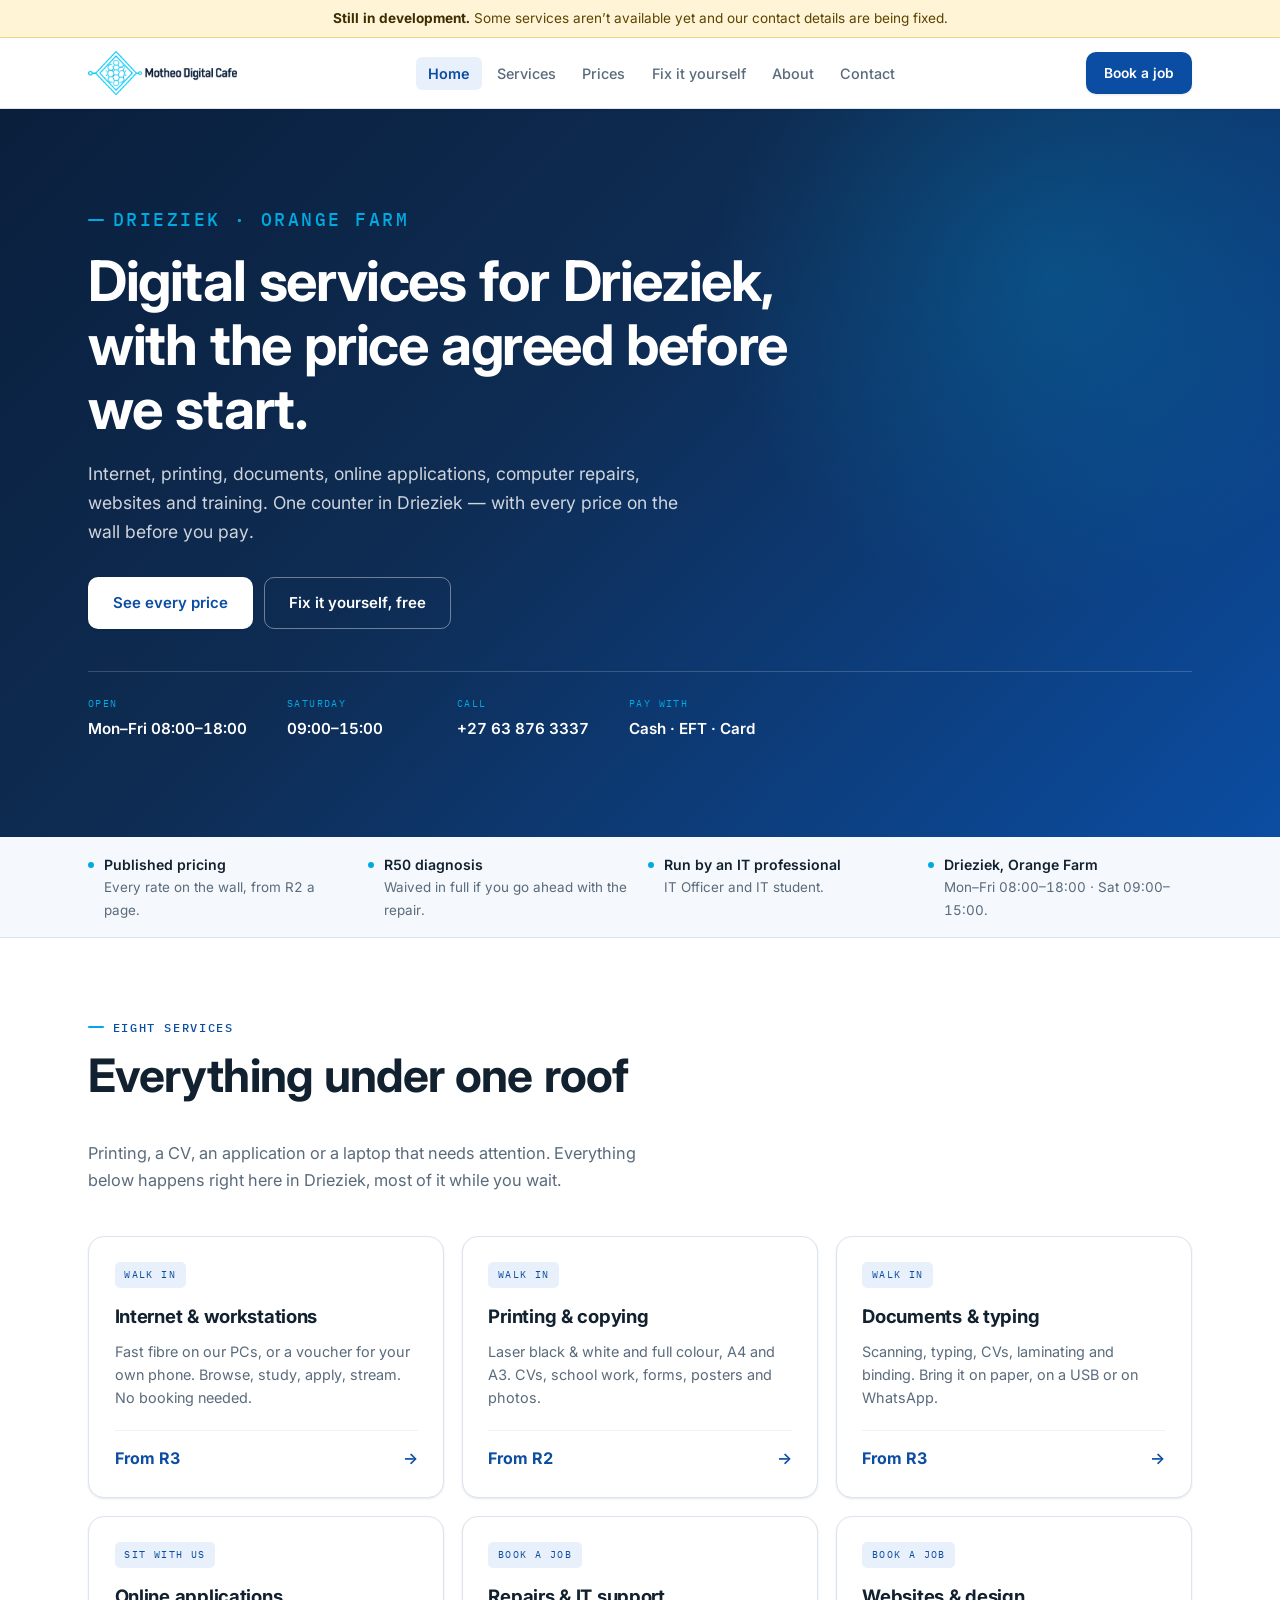
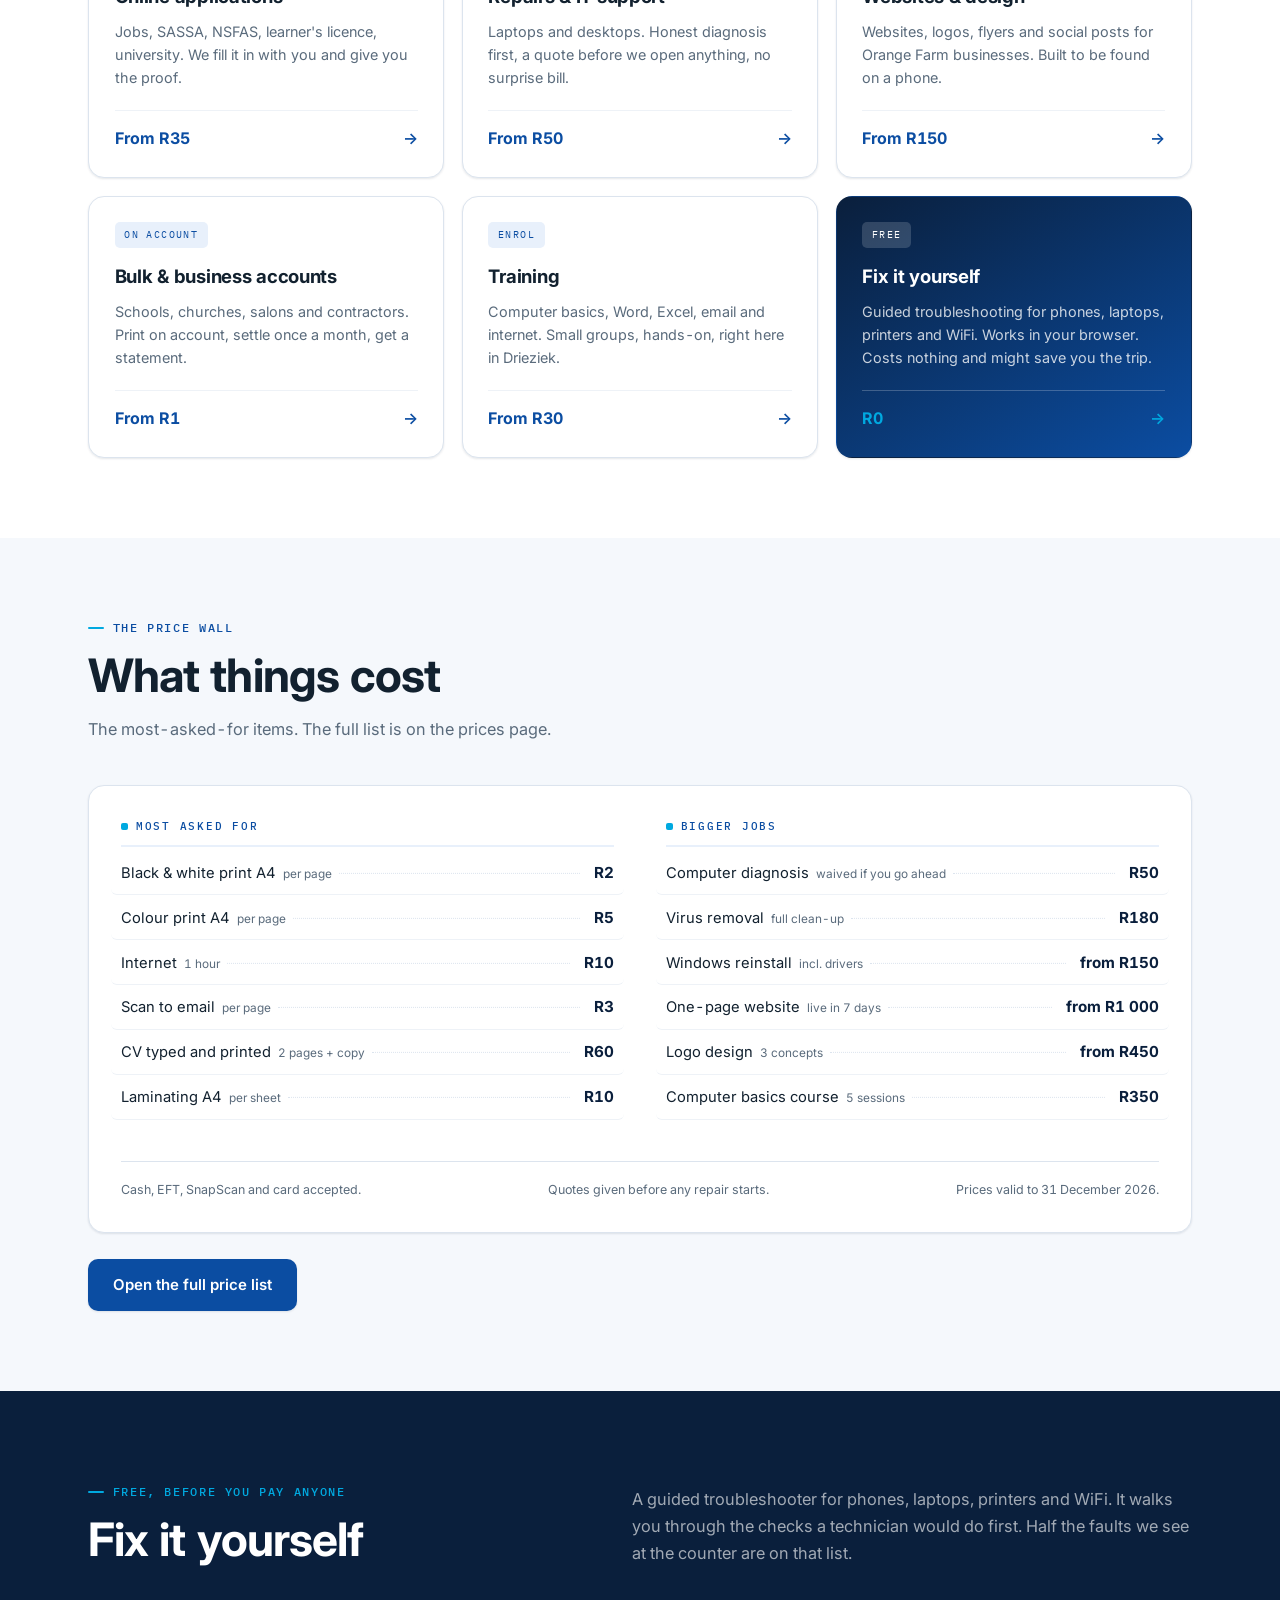
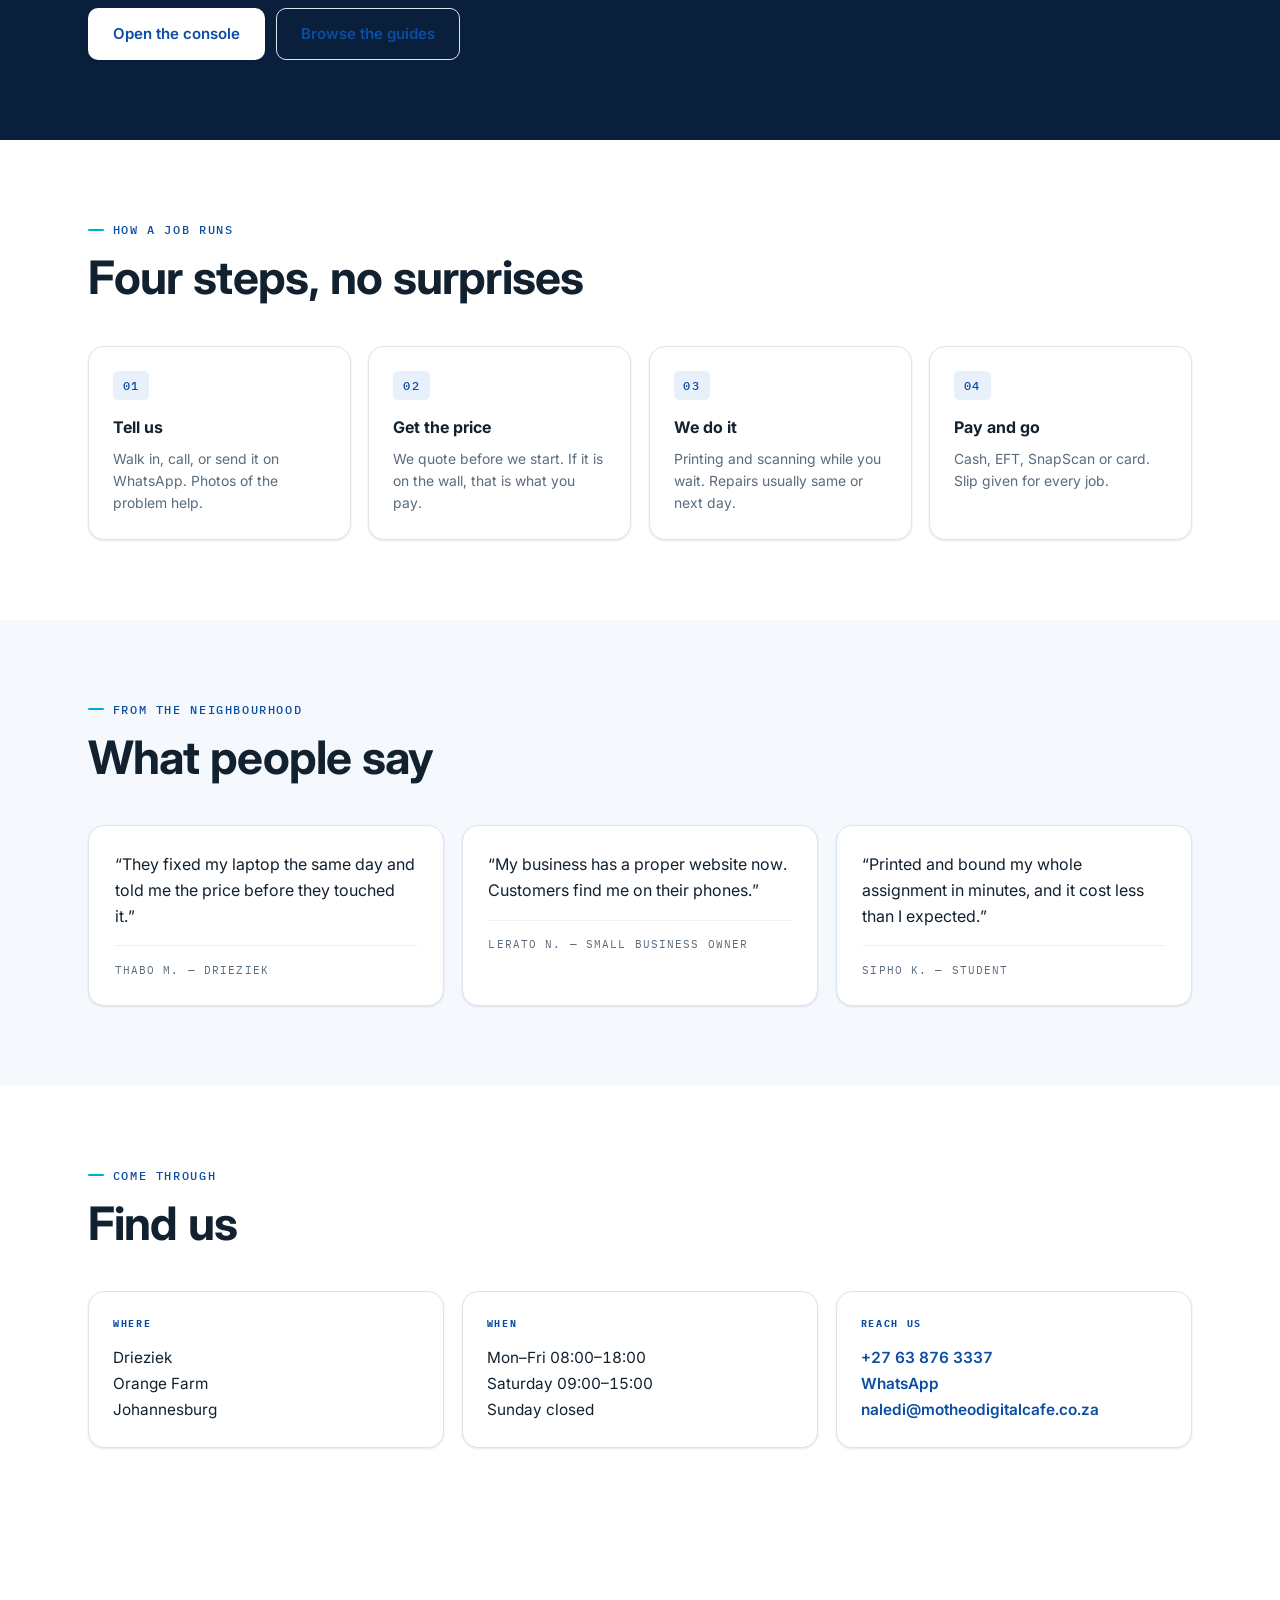
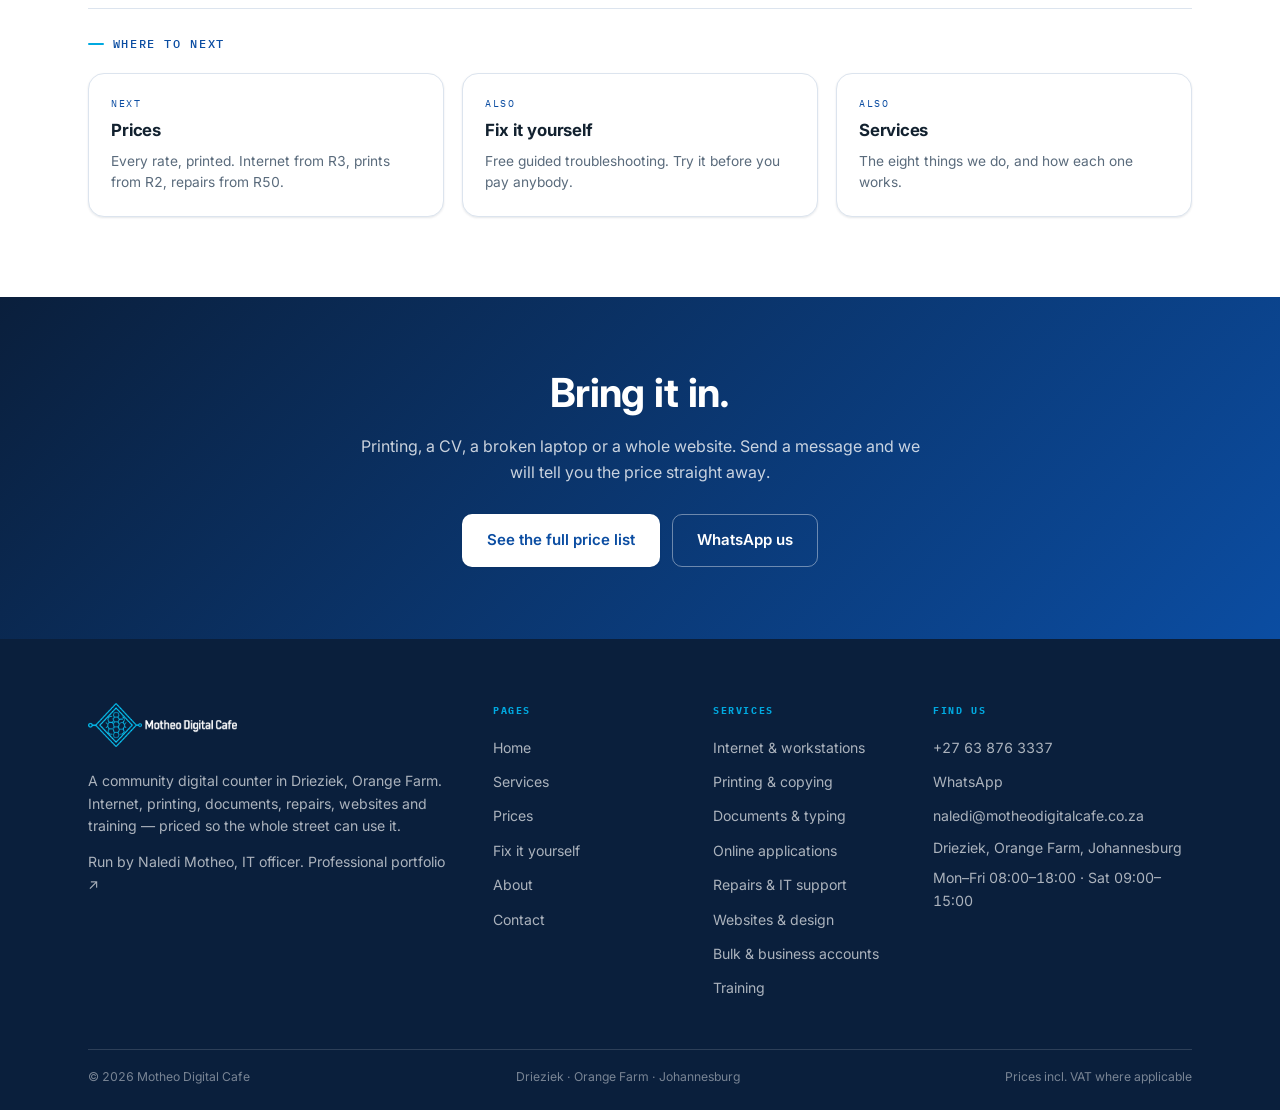
<file: index.html>
<!DOCTYPE html>
<html lang="en-ZA">
<head>
<meta charset="utf-8">
<meta name="viewport" content="width=device-width,initial-scale=1">
<title>Motheo Digital Cafe — Internet, printing, repairs &amp; websites in Orange Farm</title>
<meta name="description" content="Internet, printing, scanning, CVs, online applications, computer repairs, websites and training in Drieziek, Orange Farm. Internet from R3 an hour, printing from R2, plus free troubleshooting guides.">
<meta name="theme-color" content="#0a0a0a">
<link rel="icon" href="/assets/favicon.ico" sizes="any">
<link rel="icon" type="image/png" href="/assets/favicon.png">
<link rel="apple-touch-icon" href="/assets/apple-touch-icon.png">
<meta property="og:title" content="Motheo Digital Cafe — Internet, printing, repairs &amp; websites in Orange Farm">
<meta property="og:description" content="Internet, printing, scanning, CVs, online applications, computer repairs, websites and training in Drieziek, Orange Farm. Internet from R3 an hour, printing from R2, plus free troubleshooting guides.">
<link rel="canonical" href="https://motheodigitalcafe.co.za/">
<meta property="og:url" content="https://motheodigitalcafe.co.za/">
<meta property="og:type" content="website">
<meta property="og:image" content="https://motheodigitalcafe.co.za/assets/og-image.jpg">
<meta property="og:image:width" content="1200">
<meta property="og:image:height" content="630">
<meta name="twitter:card" content="summary_large_image">
<link rel="preconnect" href="https://fonts.googleapis.com">
<link rel="preconnect" href="https://fonts.gstatic.com" crossorigin>
<link href="https://fonts.googleapis.com/css2?family=Inter:wght@400;500;600;700;800&family=IBM+Plex+Mono:wght@400;500&display=swap" rel="stylesheet">
<link rel="stylesheet" href="/style.css">
<script type="application/ld+json">
{
 "@context": "https://schema.org",
 "@type": "LocalBusiness",
 "@id": "https://motheodigitalcafe.co.za/#business",
 "name": "Motheo Digital Cafe",
 "url": "https://motheodigitalcafe.co.za/",
 "logo": "https://motheodigitalcafe.co.za/assets/emblem.png",
 "image": "https://motheodigitalcafe.co.za/assets/og-image.jpg",
 "description": "Internet, printing, documents, online applications, computer repairs, websites and training in Drieziek, Orange Farm.",
 "telephone": "+27638763337",
 "email": "naledi@motheodigitalcafe.co.za",
 "priceRange": "R2 – R5 000",
 "address": {
  "@type": "PostalAddress",
  "streetAddress": "Drieziek 5",
  "addressLocality": "Orange Farm",
  "addressRegion": "Gauteng",
  "postalCode": "1841",
  "addressCountry": "ZA"
 },
 "areaServed": "Orange Farm",
 "openingHoursSpecification": [
  {
   "@type": "OpeningHoursSpecification",
   "dayOfWeek": [
    "Monday",
    "Tuesday",
    "Wednesday",
    "Thursday",
    "Friday"
   ],
   "opens": "08:00",
   "closes": "18:00"
  },
  {
   "@type": "OpeningHoursSpecification",
   "dayOfWeek": "Saturday",
   "opens": "09:00",
   "closes": "15:00"
  }
 ],
 "paymentAccepted": "Cash, EFT, Card, SnapScan"
}
</script>
</head>
<body>
<a class="skip" href="#main">Skip to content</a>
<div class="devbar" role="status"><div class="devbar-in"><b>Still in development.</b> Some services aren&rsquo;t available yet and our contact details are being fixed.</div></div>
<header class="nav">
  <div class="nav-in">
    <a class="brand" href="/"><img src="/assets/logo-dark.png" alt="Motheo Digital Cafe" width="163" height="48"></a>
    <nav aria-label="Main"><ul class="nav-links" id="menu"><li><a href="/" aria-current="page">Home</a></li><li><a href="/services/">Services</a></li><li><a href="/prices/">Prices</a></li><li><a href="/fix/">Fix it yourself</a></li><li><a href="/about/">About</a></li><li><a href="/contact/">Contact</a></li></ul></nav>
    <a class="pill pill-solid pill-sm nav-cta" href="/contact/">Book a job</a>
    <button class="burger" id="burger" aria-label="Menu" aria-expanded="false" aria-controls="menu">
      <span></span><span></span><span></span></button>
  </div>
</header>
<main id="main">
<section class="hero">
  <div class="wrap">
    <p class="eyebrow on-ink">Drieziek · Orange Farm</p>
    <h1>Digital services for Drieziek, with the price agreed before we start.</h1>
    <p>Internet, printing, documents, online applications, computer repairs, websites
    and training. One counter in Drieziek — with every price on the wall before you pay.</p>
    <div class="hero-cta">
      <a class="pill pill-invert" href="/prices/">See every price</a>
      <a class="pill pill-ghost" href="/fix/"><span>Fix it yourself, free</span></a>
    </div>
    <dl class="hero-meta">
      <div><dt>Open</dt><dd>Mon–Fri 08:00–18:00</dd></div>
      <div><dt>Saturday</dt><dd>09:00–15:00</dd></div>
      <div><dt>Call</dt><dd>+27 63 876 3337</dd></div>
      <div><dt>Pay with</dt><dd>Cash · EFT · Card</dd></div>
    </dl>
  </div>
</section>
<div class="trustbar"><ul><li><span><b>Published pricing</b>Every rate on the wall, from R2 a page.</span></li><li><span><b>R50 diagnosis</b>Waived in full if you go ahead with the repair.</span></li><li><span><b>Run by an IT professional</b>IT Officer and IT student.</span></li><li><span><b>Drieziek, Orange Farm</b>Mon–Fri 08:00–18:00 · Sat 09:00–15:00.</span></li></ul></div>

<section class="sec">
  <div class="wrap">
    <div class="sec-head sec-head-row rv">
      <div><p class="eyebrow">Eight services</p>
        <h2 class="sec-title">Everything under one roof</h2></div>
      <p class="sec-sub">Printing, a CV, an application or a laptop that needs attention.
      Everything below happens right here in Drieziek, most of it while you wait.</p>
    </div>
    <div class="rv"><div class="svc-grid"><a class="svc" href="/prices/#internet-workstations"><span class="svc-kicker">Walk in</span>
        <h3>Internet &amp; workstations</h3><p>Fast fibre on our PCs, or a voucher for your own phone. Browse, study, apply, stream. No booking needed.</p><span class="svc-foot"><span class="svc-from">From R3</span>
        <span class="svc-arrow" aria-hidden="true">&rarr;</span></span></a><a class="svc" href="/prices/#printing-copying"><span class="svc-kicker">Walk in</span>
        <h3>Printing &amp; copying</h3><p>Laser black &amp; white and full colour, A4 and A3. CVs, school work, forms, posters and photos.</p><span class="svc-foot"><span class="svc-from">From R2</span>
        <span class="svc-arrow" aria-hidden="true">&rarr;</span></span></a><a class="svc" href="/prices/#documents-typing"><span class="svc-kicker">Walk in</span>
        <h3>Documents &amp; typing</h3><p>Scanning, typing, CVs, laminating and binding. Bring it on paper, on a USB or on WhatsApp.</p><span class="svc-foot"><span class="svc-from">From R3</span>
        <span class="svc-arrow" aria-hidden="true">&rarr;</span></span></a><a class="svc" href="/prices/#online-applications"><span class="svc-kicker">Sit with us</span>
        <h3>Online applications</h3><p>Jobs, SASSA, NSFAS, learner's licence, university. We fill it in with you and give you the proof.</p><span class="svc-foot"><span class="svc-from">From R35</span>
        <span class="svc-arrow" aria-hidden="true">&rarr;</span></span></a><a class="svc" href="/prices/#repairs-it-support"><span class="svc-kicker">Book a job</span>
        <h3>Repairs &amp; IT support</h3><p>Laptops and desktops. Honest diagnosis first, a quote before we open anything, no surprise bill.</p><span class="svc-foot"><span class="svc-from">From R50</span>
        <span class="svc-arrow" aria-hidden="true">&rarr;</span></span></a><a class="svc" href="/prices/#websites-design"><span class="svc-kicker">Book a job</span>
        <h3>Websites &amp; design</h3><p>Websites, logos, flyers and social posts for Orange Farm businesses. Built to be found on a phone.</p><span class="svc-foot"><span class="svc-from">From R150</span>
        <span class="svc-arrow" aria-hidden="true">&rarr;</span></span></a><a class="svc" href="/prices/#bulk-business-accounts"><span class="svc-kicker">On account</span>
        <h3>Bulk &amp; business accounts</h3><p>Schools, churches, salons and contractors. Print on account, settle once a month, get a statement.</p><span class="svc-foot"><span class="svc-from">From R1</span>
        <span class="svc-arrow" aria-hidden="true">&rarr;</span></span></a><a class="svc" href="/prices/#training"><span class="svc-kicker">Enrol</span>
        <h3>Training</h3><p>Computer basics, Word, Excel, email and internet. Small groups, hands-on, right here in Drieziek.</p><span class="svc-foot"><span class="svc-from">From R30</span>
        <span class="svc-arrow" aria-hidden="true">&rarr;</span></span></a><a class="svc svc-cta" href="/fix/">
        <span class="svc-kicker">Free</span><h3>Fix it yourself</h3>
        <p>Guided troubleshooting for phones, laptops, printers and WiFi. Works in
        your browser. Costs nothing and might save you the trip.</p>
        <span class="svc-foot"><span class="svc-from">R0</span>
        <span class="svc-arrow" aria-hidden="true">&rarr;</span></span></a></div></div>
  </div>
</section>

<section class="sec sec-fog">
  <div class="wrap">
    <div class="sec-head rv"><p class="eyebrow">The price wall</p>
      <h2 class="sec-title">What things cost</h2>
      <p class="sec-sub">The most-asked-for items. The full list is on the prices page.</p></div>
    <div class="rv"><div class="board"><div class="board-cols"><div class="board-group" id="most-asked-for"><h3>Most asked for</h3><div class="row"><span class="row-name"><span>Black &amp; white print A4</span><small>per page</small></span><span class="row-price">R2</span></div><div class="row"><span class="row-name"><span>Colour print A4</span><small>per page</small></span><span class="row-price">R5</span></div><div class="row"><span class="row-name"><span>Internet</span><small>1 hour</small></span><span class="row-price">R10</span></div><div class="row"><span class="row-name"><span>Scan to email</span><small>per page</small></span><span class="row-price">R3</span></div><div class="row"><span class="row-name"><span>CV typed and printed</span><small>2 pages + copy</small></span><span class="row-price">R60</span></div><div class="row"><span class="row-name"><span>Laminating A4</span><small>per sheet</small></span><span class="row-price">R10</span></div></div><div class="board-group" id="bigger-jobs"><h3>Bigger jobs</h3><div class="row"><span class="row-name"><span>Computer diagnosis</span><small>waived if you go ahead</small></span><span class="row-price">R50</span></div><div class="row"><span class="row-name"><span>Virus removal</span><small>full clean-up</small></span><span class="row-price">R180</span></div><div class="row"><span class="row-name"><span>Windows reinstall</span><small>incl. drivers</small></span><span class="row-price">from R150</span></div><div class="row"><span class="row-name"><span>One-page website</span><small>live in 7 days</small></span><span class="row-price">from R1 000</span></div><div class="row"><span class="row-name"><span>Logo design</span><small>3 concepts</small></span><span class="row-price">from R450</span></div><div class="row"><span class="row-name"><span>Computer basics course</span><small>5 sessions</small></span><span class="row-price">R350</span></div></div></div><div class="board-foot"><span>Cash, EFT, SnapScan and card accepted.</span><span>Quotes given before any repair starts.</span><span>Prices valid to 31 December 2026.</span></div></div></div>
    <p style="margin-top:1.6rem"><a class="pill pill-solid" href="/prices/">Open the full price list</a></p>
  </div>
</section>

<section class="sec sec-ink">
  <div class="wrap">
    <div class="sec-head sec-head-row rv">
      <div><p class="eyebrow on-ink">Free, before you pay anyone</p>
        <h2 class="sec-title">Fix it yourself</h2></div>
      <p class="sec-sub" style="color:rgba(255,255,255,.62)">A guided troubleshooter for phones,
      laptops, printers and WiFi. It walks you through the checks a technician would do first.
      Half the faults we see at the counter are on that list.</p>
    </div>
    <div class="rv" style="display:flex;flex-wrap:wrap;gap:.7rem">
      <a class="pill pill-invert" href="/fix/">Open the console</a>
      <a class="pill pill-ghost" href="fix.html#guides"><span>Browse the guides</span></a>
    </div>
  </div>
</section>

<section class="sec">
  <div class="wrap">
    <div class="sec-head rv"><p class="eyebrow">How a job runs</p>
      <h2 class="sec-title">Four steps, no surprises</h2></div>
    <div class="steps rv">
      <div class="step"><span class="step-n">01</span><h3>Tell us</h3>
        <p>Walk in, call, or send it on WhatsApp. Photos of the problem help.</p></div>
      <div class="step"><span class="step-n">02</span><h3>Get the price</h3>
        <p>We quote before we start. If it is on the wall, that is what you pay.</p></div>
      <div class="step"><span class="step-n">03</span><h3>We do it</h3>
        <p>Printing and scanning while you wait. Repairs usually same or next day.</p></div>
      <div class="step"><span class="step-n">04</span><h3>Pay and go</h3>
        <p>Cash, EFT, SnapScan or card. Slip given for every job.</p></div>
    </div>
  </div>
</section>

<section class="sec sec-fog">
  <div class="wrap">
    <div class="sec-head rv"><p class="eyebrow">From the neighbourhood</p>
      <h2 class="sec-title">What people say</h2></div>
    <div class="quotes rv">
      <figure class="quote"><blockquote>&ldquo;They fixed my laptop the same day and told me
        the price before they touched it.&rdquo;</blockquote>
        <figcaption>Thabo M. — Drieziek</figcaption></figure>
      <figure class="quote"><blockquote>&ldquo;My business has a proper website now. Customers
        find me on their phones.&rdquo;</blockquote>
        <figcaption>Lerato N. — Small business owner</figcaption></figure>
      <figure class="quote"><blockquote>&ldquo;Printed and bound my whole assignment in minutes,
        and it cost less than I expected.&rdquo;</blockquote>
        <figcaption>Sipho K. — Student</figcaption></figure>
    </div>
  </div>
</section>

<section class="sec">
  <div class="wrap">
    <div class="sec-head rv"><p class="eyebrow">Come through</p>
      <h2 class="sec-title">Find us</h2></div>
    <div class="visit rv">
      <div><h3>Where</h3><p>Drieziek<br>Orange Farm<br>Johannesburg</p></div>
      <div><h3>When</h3><p>Mon–Fri 08:00–18:00<br>Saturday 09:00–15:00<br>Sunday closed</p></div>
      <div><h3>Reach us</h3><p><a href="tel:+27638763337">+27 63 876 3337</a><br>
        <a href="https://wa.me/27638763337">WhatsApp</a><br><a href="mailto:naledi@motheodigitalcafe.co.za">naledi@motheodigitalcafe.co.za</a></p></div>
    </div>
  </div>
</section>

<section class="sec">
  <div class="wrap">
    <div class="xref rv">
      <p class="eyebrow">Where to next</p>
      <div class="xref-grid"><a class="xref-card" href="/prices/"><em>Next</em><b>Prices</b><span>Every rate, printed. Internet from R3, prints from R2, repairs from R50.</span></a><a class="xref-card" href="/fix/"><em>Also</em><b>Fix it yourself</b><span>Free guided troubleshooting. Try it before you pay anybody.</span></a><a class="xref-card" href="/services/"><em>Also</em><b>Services</b><span>The eight things we do, and how each one works.</span></a></div>
    </div>
  </div>
</section>
<section class="band">
  <div class="wrap">
    <h2>Bring it in.</h2><p>Printing, a CV, a broken laptop or a whole website. Send a message and we will tell you the price straight away.</p>
    <div class="band-cta"><a class="pill pill-invert" href="/prices/">See the full price list</a><a class="pill pill-ghost" href="https://wa.me/27638763337"><span>WhatsApp us</span></a></div>
  </div>
</section>
</main>
<footer class="foot">
  <div class="wrap">
    <div class="foot-grid">
      <div>
        <a href="/" class="foot-logo"><img src="/assets/logo-light.png" alt="Motheo Digital Cafe" width="163" height="48" loading="lazy"></a>
        <p>A community digital counter in Drieziek, Orange Farm. Internet, printing,
        documents, repairs, websites and training — priced so the whole street can use it.</p>
        <p style="margin-top:.8rem">Run by <a href="/about/">Naledi Motheo</a>,
        IT officer. <a href="https://motheotech.github.io/naledi-portfolio/" target="_blank" rel="noopener">Professional portfolio &#8599;</a></p>
      </div>
      <div><h4>Pages</h4><ul><li><a href="/">Home</a></li><li><a href="/services/">Services</a></li><li><a href="/prices/">Prices</a></li><li><a href="/fix/">Fix it yourself</a></li><li><a href="/about/">About</a></li><li><a href="/contact/">Contact</a></li></ul></div>
      <div><h4>Services</h4><ul><li><a href="/services/">Internet &amp; workstations</a></li><li><a href="/services/">Printing &amp; copying</a></li><li><a href="/services/">Documents &amp; typing</a></li><li><a href="/services/">Online applications</a></li><li><a href="/services/">Repairs &amp; IT support</a></li><li><a href="/services/">Websites &amp; design</a></li><li><a href="/services/">Bulk &amp; business accounts</a></li><li><a href="/services/">Training</a></li></ul></div>
      <div>
        <h4>Find us</h4>
        <ul>
          <li><a href="tel:+27638763337">+27 63 876 3337</a></li>
          <li><a href="https://wa.me/27638763337">WhatsApp</a></li>
          <li><a href="mailto:naledi@motheodigitalcafe.co.za">naledi@motheodigitalcafe.co.za</a></li>
          <li><p>Drieziek, Orange Farm, Johannesburg</p></li>
          <li><p>Mon–Fri 08:00–18:00 · Sat 09:00–15:00</p></li>
        </ul>
      </div>
    </div>
    <div class="foot-bottom">
      <span>&copy; 2026 Motheo Digital Cafe</span>
      <span>Drieziek · Orange Farm · Johannesburg</span>
      <span>Prices incl. VAT where applicable</span>
    </div>
  </div>
</footer>
<script src="/site.js" defer></script>
</body>
</html>
</file>
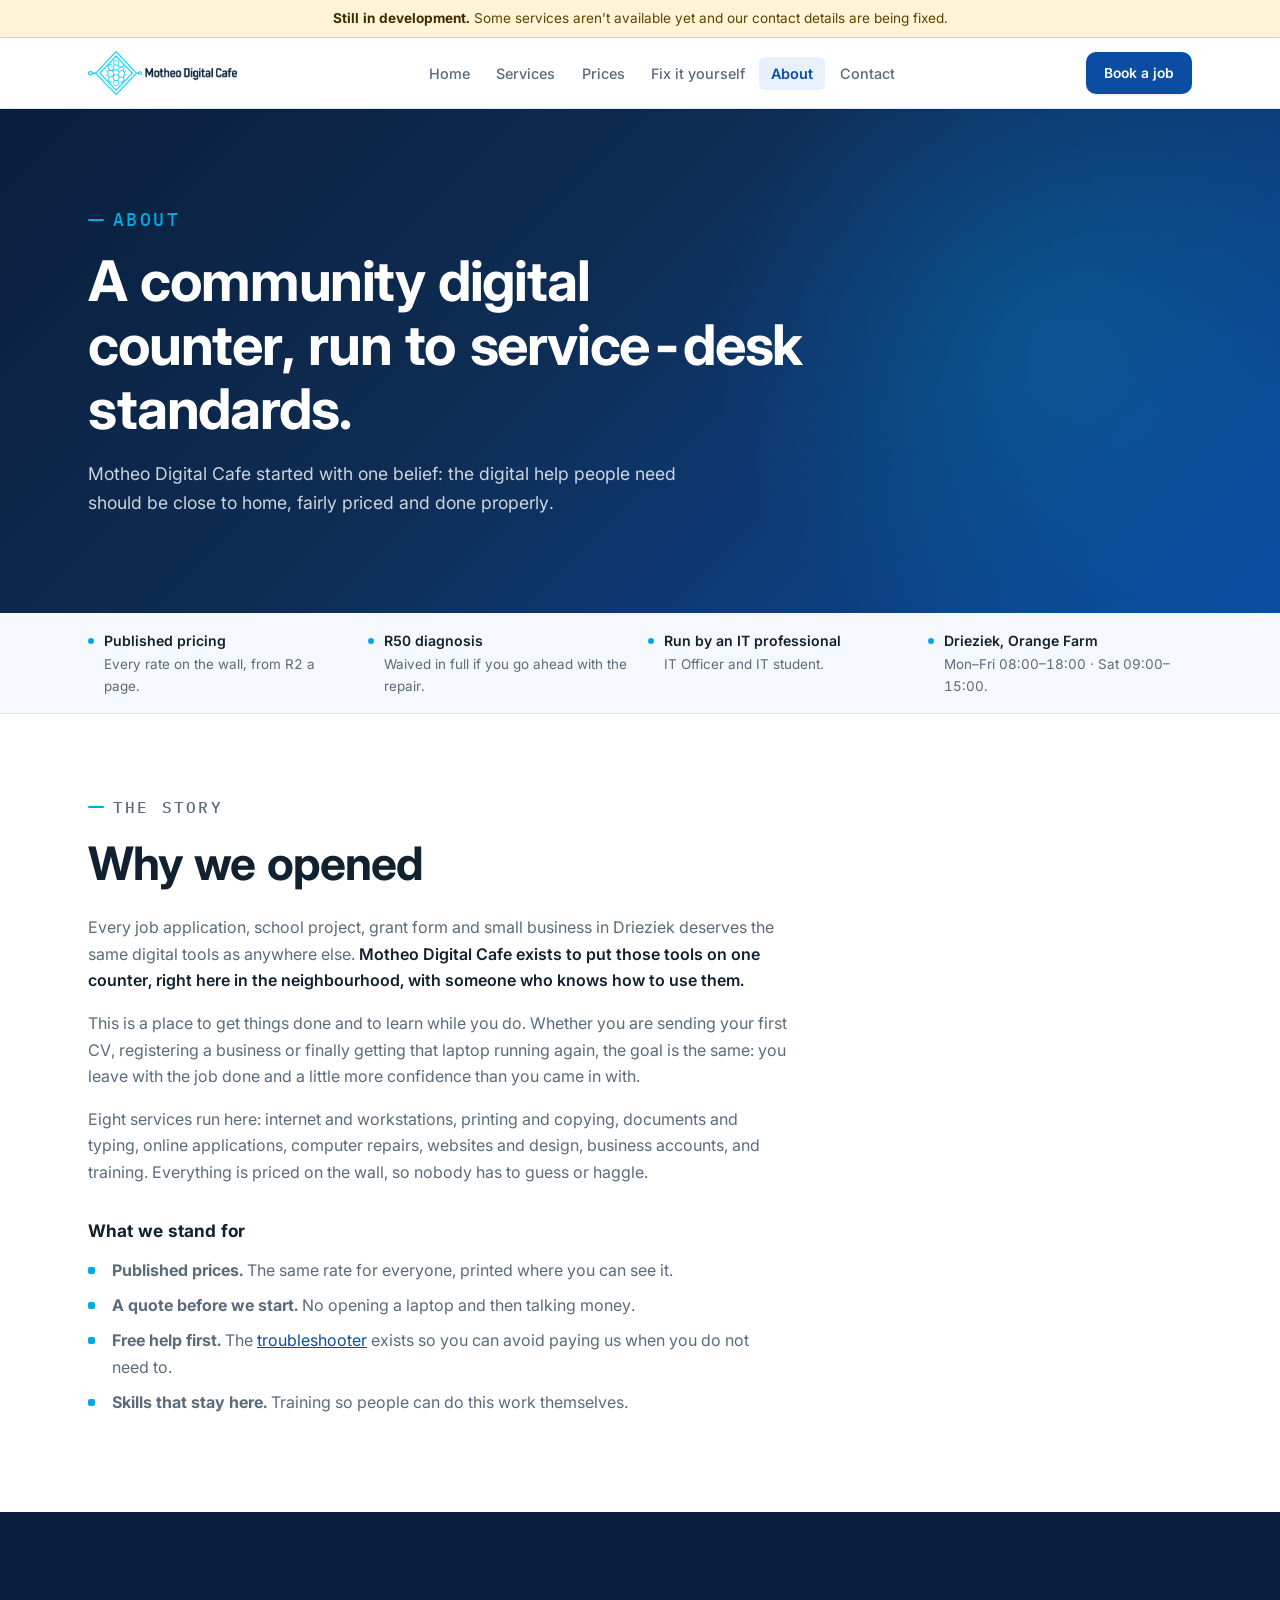
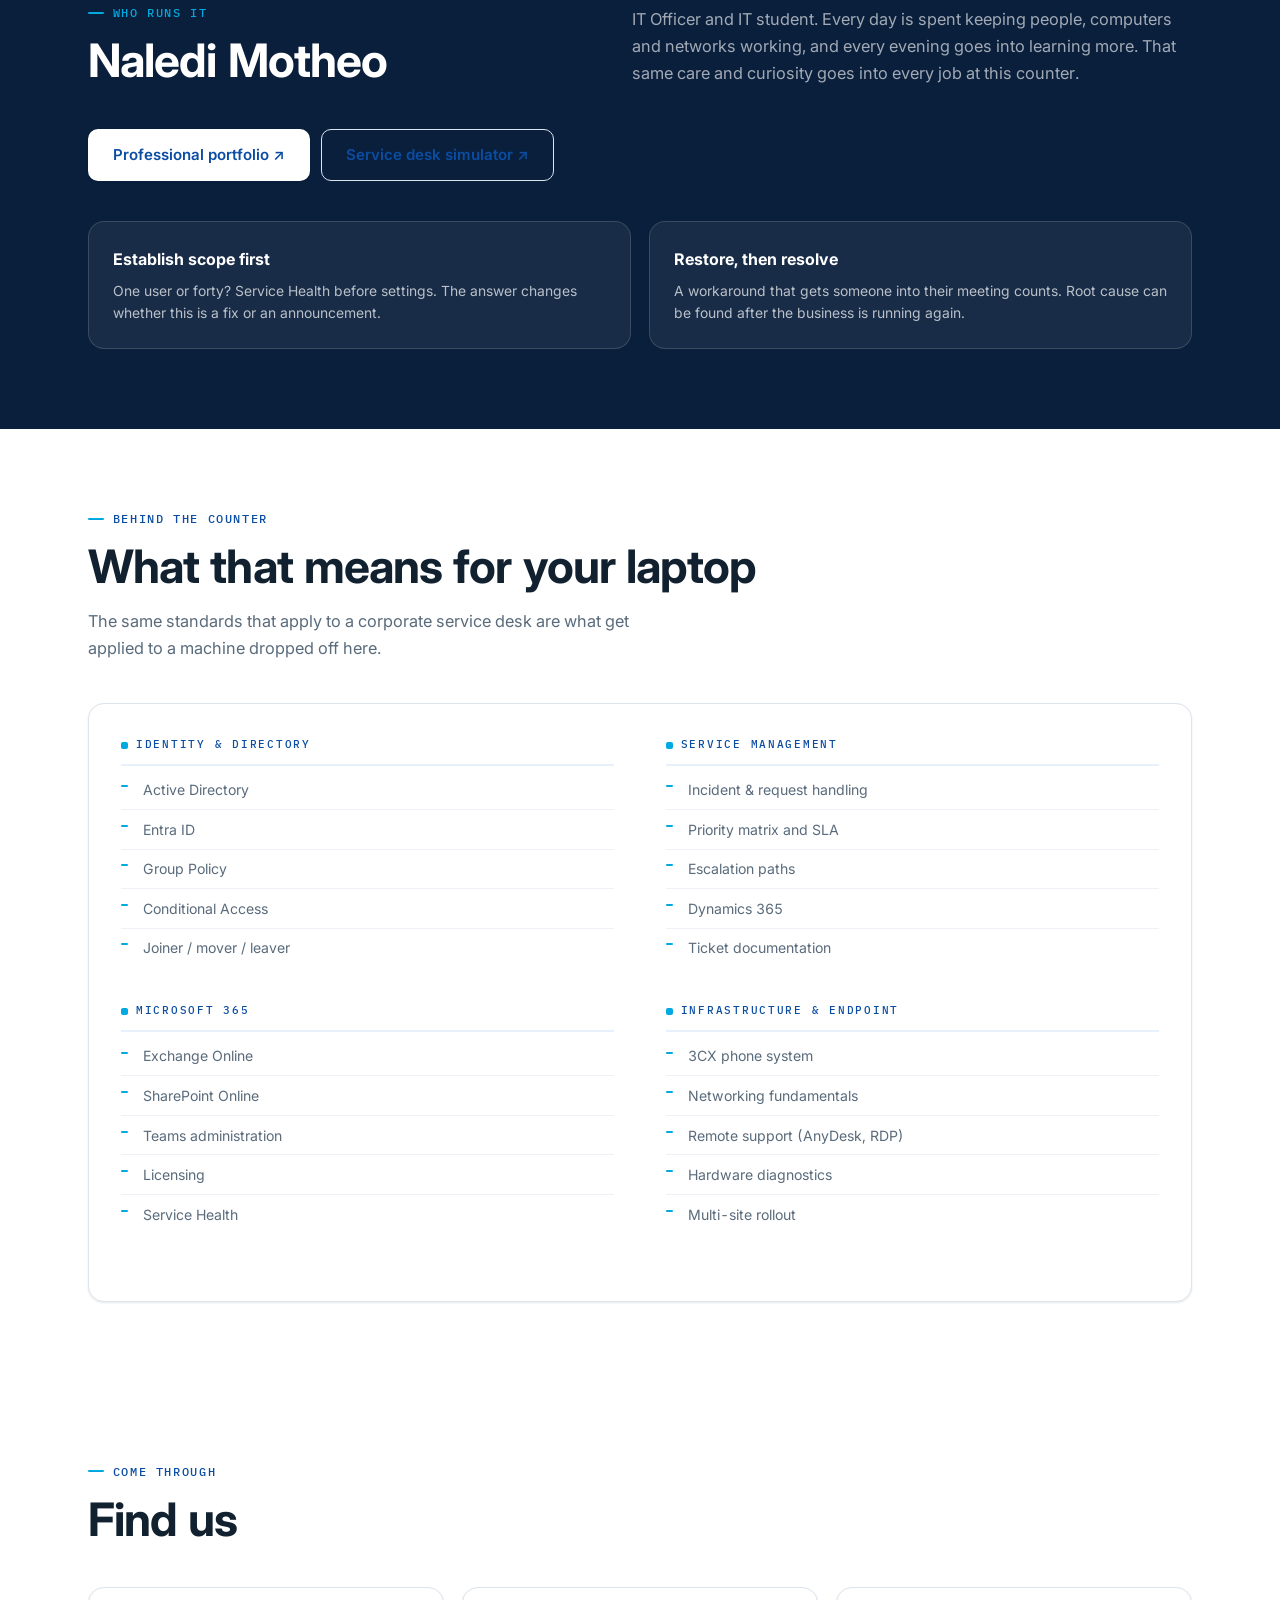
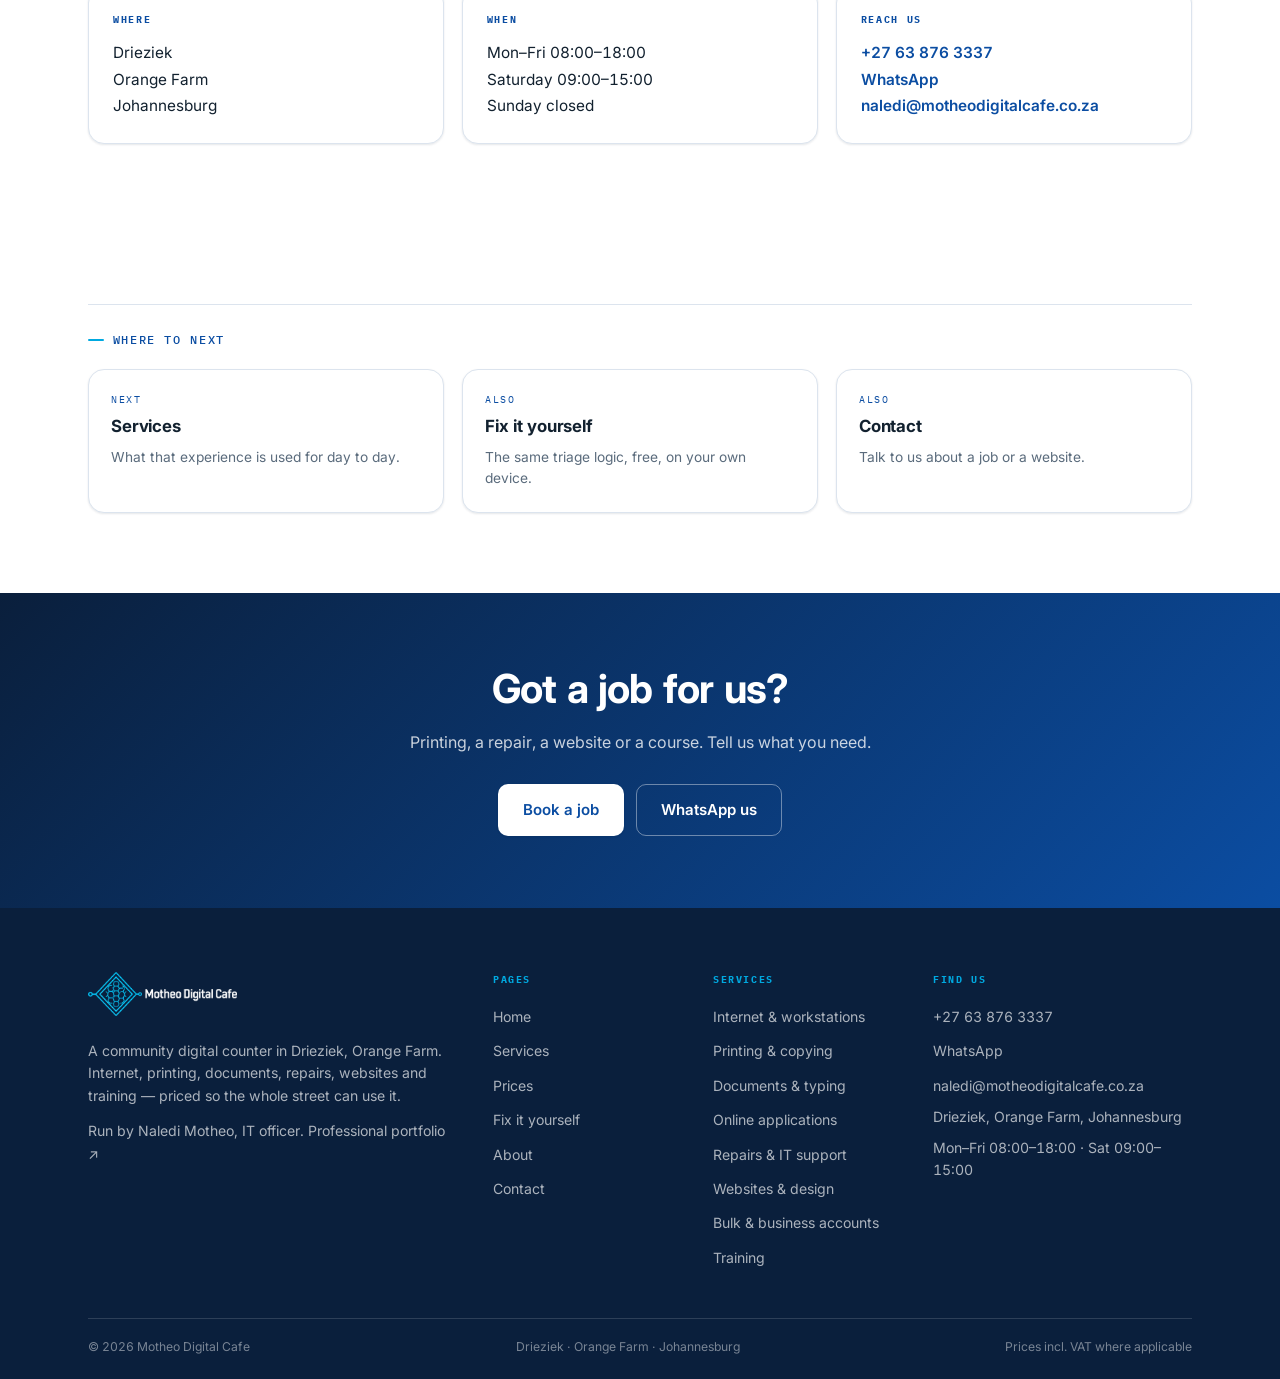
<file: about/index.html>
<!DOCTYPE html>
<html lang="en-ZA">
<head>
<meta charset="utf-8">
<meta name="viewport" content="width=device-width,initial-scale=1">
<title>About Motheo Digital Cafe — Drieziek, Orange Farm</title>
<meta name="description" content="Motheo Digital Cafe is a community digital counter in Drieziek, Orange Farm, run by Naledi Motheo, an IT Officer and IT student.">
<meta name="theme-color" content="#0a0a0a">
<link rel="icon" href="/assets/favicon.ico" sizes="any">
<link rel="icon" type="image/png" href="/assets/favicon.png">
<link rel="apple-touch-icon" href="/assets/apple-touch-icon.png">
<meta property="og:title" content="About Motheo Digital Cafe — Drieziek, Orange Farm">
<meta property="og:description" content="Motheo Digital Cafe is a community digital counter in Drieziek, Orange Farm, run by Naledi Motheo, an IT Officer and IT student.">
<link rel="canonical" href="https://motheodigitalcafe.co.za/about/">
<meta property="og:url" content="https://motheodigitalcafe.co.za/about/">
<meta property="og:type" content="website">
<meta property="og:image" content="https://motheodigitalcafe.co.za/assets/og-image.jpg">
<meta property="og:image:width" content="1200">
<meta property="og:image:height" content="630">
<meta name="twitter:card" content="summary_large_image">
<link rel="preconnect" href="https://fonts.googleapis.com">
<link rel="preconnect" href="https://fonts.gstatic.com" crossorigin>
<link href="https://fonts.googleapis.com/css2?family=Inter:wght@400;500;600;700;800&family=IBM+Plex+Mono:wght@400;500&display=swap" rel="stylesheet">
<link rel="stylesheet" href="/style.css">
</head>
<body>
<a class="skip" href="#main">Skip to content</a>
<div class="devbar" role="status"><div class="devbar-in"><b>Still in development.</b> Some services aren&rsquo;t available yet and our contact details are being fixed.</div></div>
<header class="nav">
  <div class="nav-in">
    <a class="brand" href="/"><img src="/assets/logo-dark.png" alt="Motheo Digital Cafe" width="163" height="48"></a>
    <nav aria-label="Main"><ul class="nav-links" id="menu"><li><a href="/">Home</a></li><li><a href="/services/">Services</a></li><li><a href="/prices/">Prices</a></li><li><a href="/fix/">Fix it yourself</a></li><li><a href="/about/" aria-current="page">About</a></li><li><a href="/contact/">Contact</a></li></ul></nav>
    <a class="pill pill-solid pill-sm nav-cta" href="/contact/">Book a job</a>
    <button class="burger" id="burger" aria-label="Menu" aria-expanded="false" aria-controls="menu">
      <span></span><span></span><span></span></button>
  </div>
</header>
<main id="main">
<section class="hero">
  <div class="wrap">
    <p class="eyebrow on-ink">About</p>
    <h1>A community digital counter, run to service-desk standards.</h1>
    <p>Motheo Digital Cafe started with one belief: the digital help people need should be
    close to home, fairly priced and done properly.</p>
  </div>
</section>
<div class="trustbar"><ul><li><span><b>Published pricing</b>Every rate on the wall, from R2 a page.</span></li><li><span><b>R50 diagnosis</b>Waived in full if you go ahead with the repair.</span></li><li><span><b>Run by an IT professional</b>IT Officer and IT student.</span></li><li><span><b>Drieziek, Orange Farm</b>Mon–Fri 08:00–18:00 · Sat 09:00–15:00.</span></li></ul></div>

<section class="sec">
  <div class="wrap">
    <div class="prose rv">
      <p class="eyebrow">The story</p>
      <h2 class="sec-title" style="margin-bottom:1.5rem">Why we opened</h2>
      <p>Every job application, school project, grant form and small business in Drieziek
      deserves the same digital tools as anywhere else. <strong>Motheo Digital Cafe exists to
      put those tools on one counter, right here in the neighbourhood, with someone who knows
      how to use them.</strong></p>
      <p>This is a place to get things done and to learn while you do. Whether you are sending
      your first CV, registering a business or finally getting that laptop running again, the
      goal is the same: you leave with the job done and a little more confidence than you came
      in with.</p>
      <p>Eight services run here: internet and workstations, printing and copying, documents
      and typing, online applications, computer repairs, websites and design, business
      accounts, and training. Everything is priced on the wall, so nobody has to guess
      or haggle.</p>
      <h3>What we stand for</h3>
      <ul>
        <li><strong>Published prices.</strong> The same rate for everyone, printed where you can see it.</li>
        <li><strong>A quote before we start.</strong> No opening a laptop and then talking money.</li>
        <li><strong>Free help first.</strong> The <a href="/fix/">troubleshooter</a> exists so you can
        avoid paying us when you do not need to.</li>
        <li><strong>Skills that stay here.</strong> Training so people can do this work themselves.</li>
      </ul>
    </div>
  </div>
</section>

<section class="sec sec-ink">
  <div class="wrap">
    <div class="sec-head sec-head-row rv">
      <div><p class="eyebrow on-ink">Who runs it</p>
        <h2 class="sec-title">Naledi Motheo</h2></div>
      <p class="sec-sub" style="color:rgba(255,255,255,.62)">IT Officer and IT student. Every day
      is spent keeping people, computers and networks working, and every evening goes into
      learning more. That same care and curiosity goes into every job at this counter.</p>
    </div>
    <div class="rv" style="display:flex;flex-wrap:wrap;gap:.7rem;margin-bottom:2.5rem">
      <a class="pill pill-invert" href="https://motheotech.github.io/naledi-portfolio/" target="_blank" rel="noopener">Professional portfolio &#8599;</a>
      <a class="pill pill-ghost" href="https://servicedesk-simulator.com/" target="_blank" rel="noopener"><span>Service desk simulator &#8599;</span></a>
    </div>
    <div class="steps rv" style="grid-template-columns:repeat(2,1fr)">
      <div class="step"><h3 style="margin-top:0">Establish scope first</h3>
        <p>One user or forty? Service Health before settings. The answer changes whether
        this is a fix or an announcement.</p></div>
      <div class="step"><h3 style="margin-top:0">Restore, then resolve</h3>
        <p>A workaround that gets someone into their meeting counts. Root cause can be found
        after the business is running again.</p></div>
    </div>
  </div>
</section>

<section class="sec">
  <div class="wrap">
    <div class="sec-head rv"><p class="eyebrow">Behind the counter</p>
      <h2 class="sec-title">What that means for your laptop</h2>
      <p class="sec-sub">The same standards that apply to a corporate service desk are what
      get applied to a machine dropped off here.</p></div>
    <div class="board rv"><div class="board-cols"><div class="board-group"><h3>Identity &amp; directory</h3><ul class="caps"><li>Active Directory</li><li>Entra ID</li><li>Group Policy</li><li>Conditional Access</li><li>Joiner / mover / leaver</li></ul></div><div class="board-group"><h3>Microsoft 365</h3><ul class="caps"><li>Exchange Online</li><li>SharePoint Online</li><li>Teams administration</li><li>Licensing</li><li>Service Health</li></ul></div><div class="board-group"><h3>Service management</h3><ul class="caps"><li>Incident &amp; request handling</li><li>Priority matrix and SLA</li><li>Escalation paths</li><li>Dynamics 365</li><li>Ticket documentation</li></ul></div><div class="board-group"><h3>Infrastructure &amp; endpoint</h3><ul class="caps"><li>3CX phone system</li><li>Networking fundamentals</li><li>Remote support (AnyDesk, RDP)</li><li>Hardware diagnostics</li><li>Multi-site rollout</li></ul></div></div></div>
  </div>
</section>

<section class="sec">
  <div class="wrap">
    <div class="sec-head rv"><p class="eyebrow">Come through</p>
      <h2 class="sec-title">Find us</h2></div>
    <div class="visit rv">
      <div><h3>Where</h3><p>Drieziek<br>Orange Farm<br>Johannesburg</p></div>
      <div><h3>When</h3><p>Mon–Fri 08:00–18:00<br>Saturday 09:00–15:00<br>Sunday closed</p></div>
      <div><h3>Reach us</h3><p><a href="tel:+27638763337">+27 63 876 3337</a><br>
        <a href="https://wa.me/27638763337">WhatsApp</a><br><a href="mailto:naledi@motheodigitalcafe.co.za">naledi@motheodigitalcafe.co.za</a></p></div>
    </div>
  </div>
</section>

<section class="sec">
  <div class="wrap">
    <div class="xref rv">
      <p class="eyebrow">Where to next</p>
      <div class="xref-grid"><a class="xref-card" href="/services/"><em>Next</em><b>Services</b><span>What that experience is used for day to day.</span></a><a class="xref-card" href="/fix/"><em>Also</em><b>Fix it yourself</b><span>The same triage logic, free, on your own device.</span></a><a class="xref-card" href="/contact/"><em>Also</em><b>Contact</b><span>Talk to us about a job or a website.</span></a></div>
    </div>
  </div>
</section>
<section class="band">
  <div class="wrap">
    <h2>Got a job for us?</h2><p>Printing, a repair, a website or a course. Tell us what you need.</p>
    <div class="band-cta"><a class="pill pill-invert" href="/contact/">Book a job</a><a class="pill pill-ghost" href="https://wa.me/27638763337"><span>WhatsApp us</span></a></div>
  </div>
</section>
</main>
<footer class="foot">
  <div class="wrap">
    <div class="foot-grid">
      <div>
        <a href="/" class="foot-logo"><img src="/assets/logo-light.png" alt="Motheo Digital Cafe" width="163" height="48" loading="lazy"></a>
        <p>A community digital counter in Drieziek, Orange Farm. Internet, printing,
        documents, repairs, websites and training — priced so the whole street can use it.</p>
        <p style="margin-top:.8rem">Run by <a href="/about/">Naledi Motheo</a>,
        IT officer. <a href="https://motheotech.github.io/naledi-portfolio/" target="_blank" rel="noopener">Professional portfolio &#8599;</a></p>
      </div>
      <div><h4>Pages</h4><ul><li><a href="/">Home</a></li><li><a href="/services/">Services</a></li><li><a href="/prices/">Prices</a></li><li><a href="/fix/">Fix it yourself</a></li><li><a href="/about/">About</a></li><li><a href="/contact/">Contact</a></li></ul></div>
      <div><h4>Services</h4><ul><li><a href="/services/">Internet &amp; workstations</a></li><li><a href="/services/">Printing &amp; copying</a></li><li><a href="/services/">Documents &amp; typing</a></li><li><a href="/services/">Online applications</a></li><li><a href="/services/">Repairs &amp; IT support</a></li><li><a href="/services/">Websites &amp; design</a></li><li><a href="/services/">Bulk &amp; business accounts</a></li><li><a href="/services/">Training</a></li></ul></div>
      <div>
        <h4>Find us</h4>
        <ul>
          <li><a href="tel:+27638763337">+27 63 876 3337</a></li>
          <li><a href="https://wa.me/27638763337">WhatsApp</a></li>
          <li><a href="mailto:naledi@motheodigitalcafe.co.za">naledi@motheodigitalcafe.co.za</a></li>
          <li><p>Drieziek, Orange Farm, Johannesburg</p></li>
          <li><p>Mon–Fri 08:00–18:00 · Sat 09:00–15:00</p></li>
        </ul>
      </div>
    </div>
    <div class="foot-bottom">
      <span>&copy; 2026 Motheo Digital Cafe</span>
      <span>Drieziek · Orange Farm · Johannesburg</span>
      <span>Prices incl. VAT where applicable</span>
    </div>
  </div>
</footer>
<script src="/site.js" defer></script>
</body>
</html>
</file>
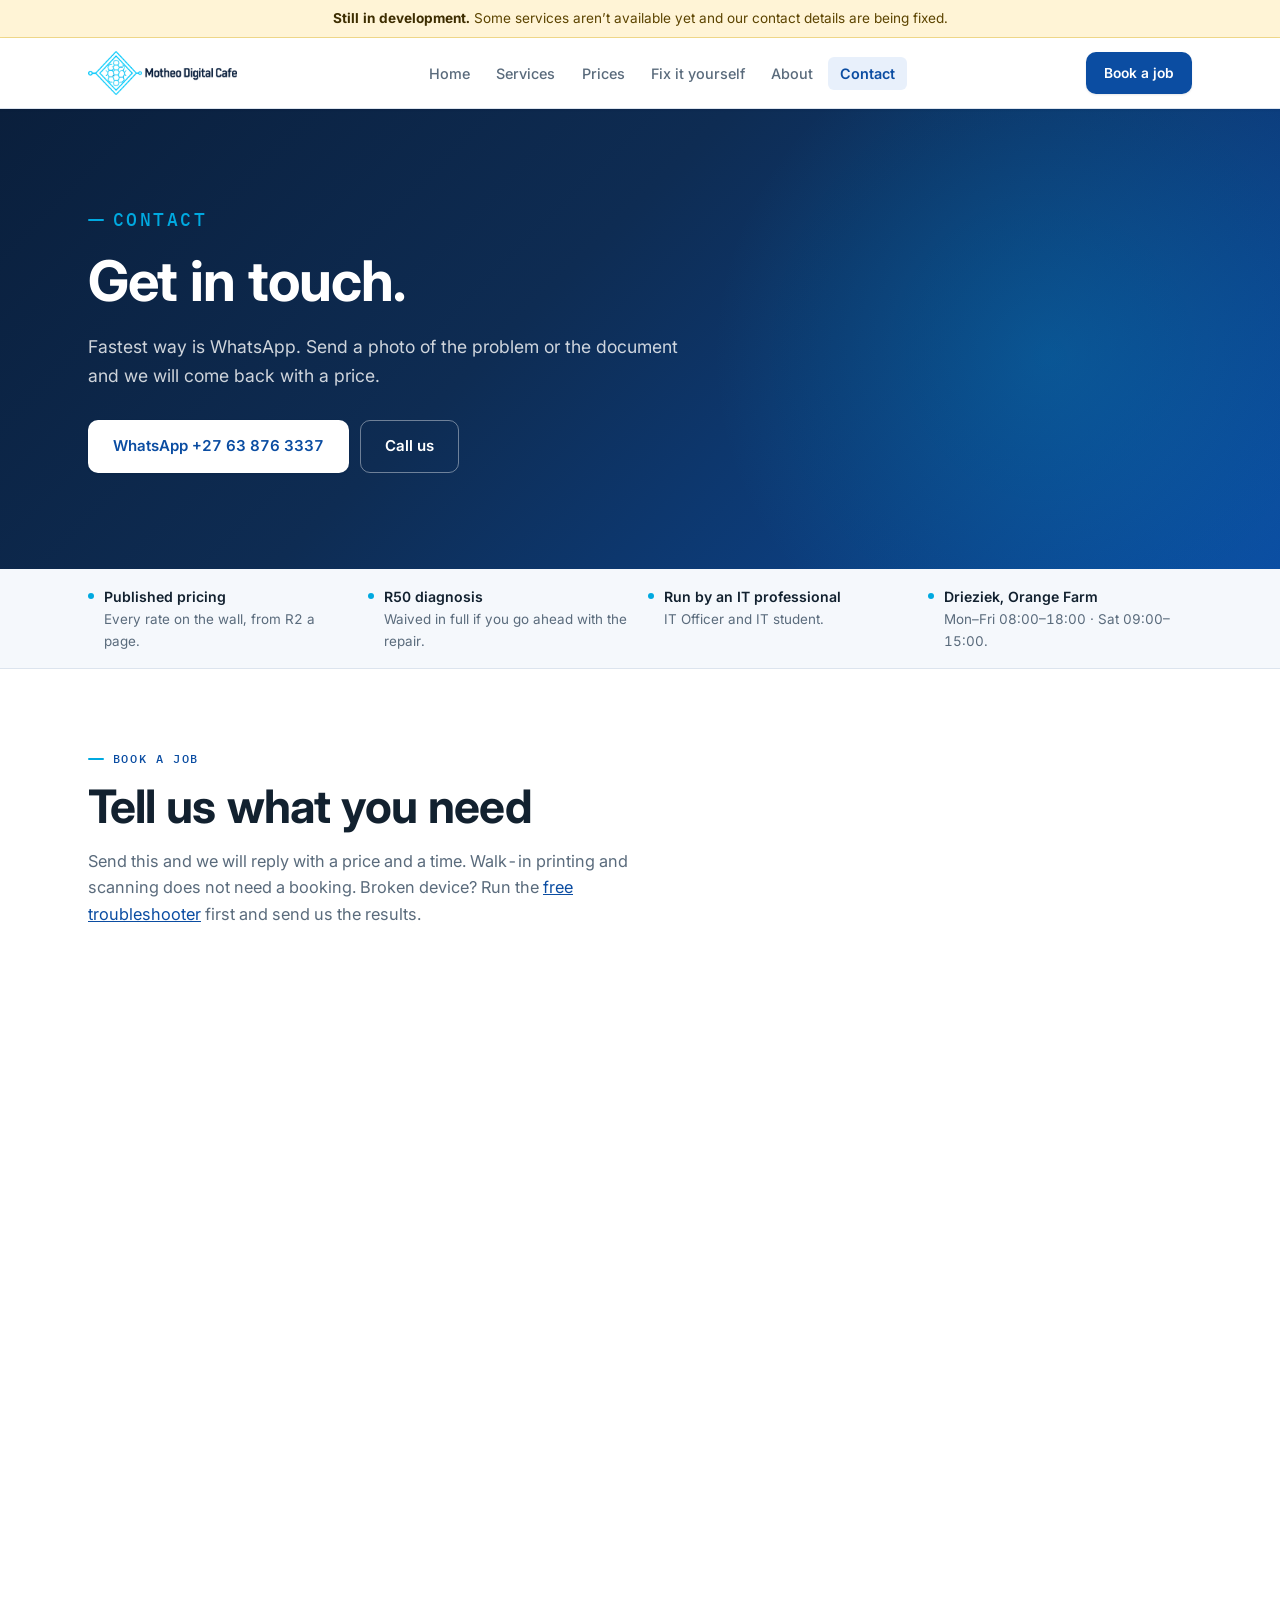
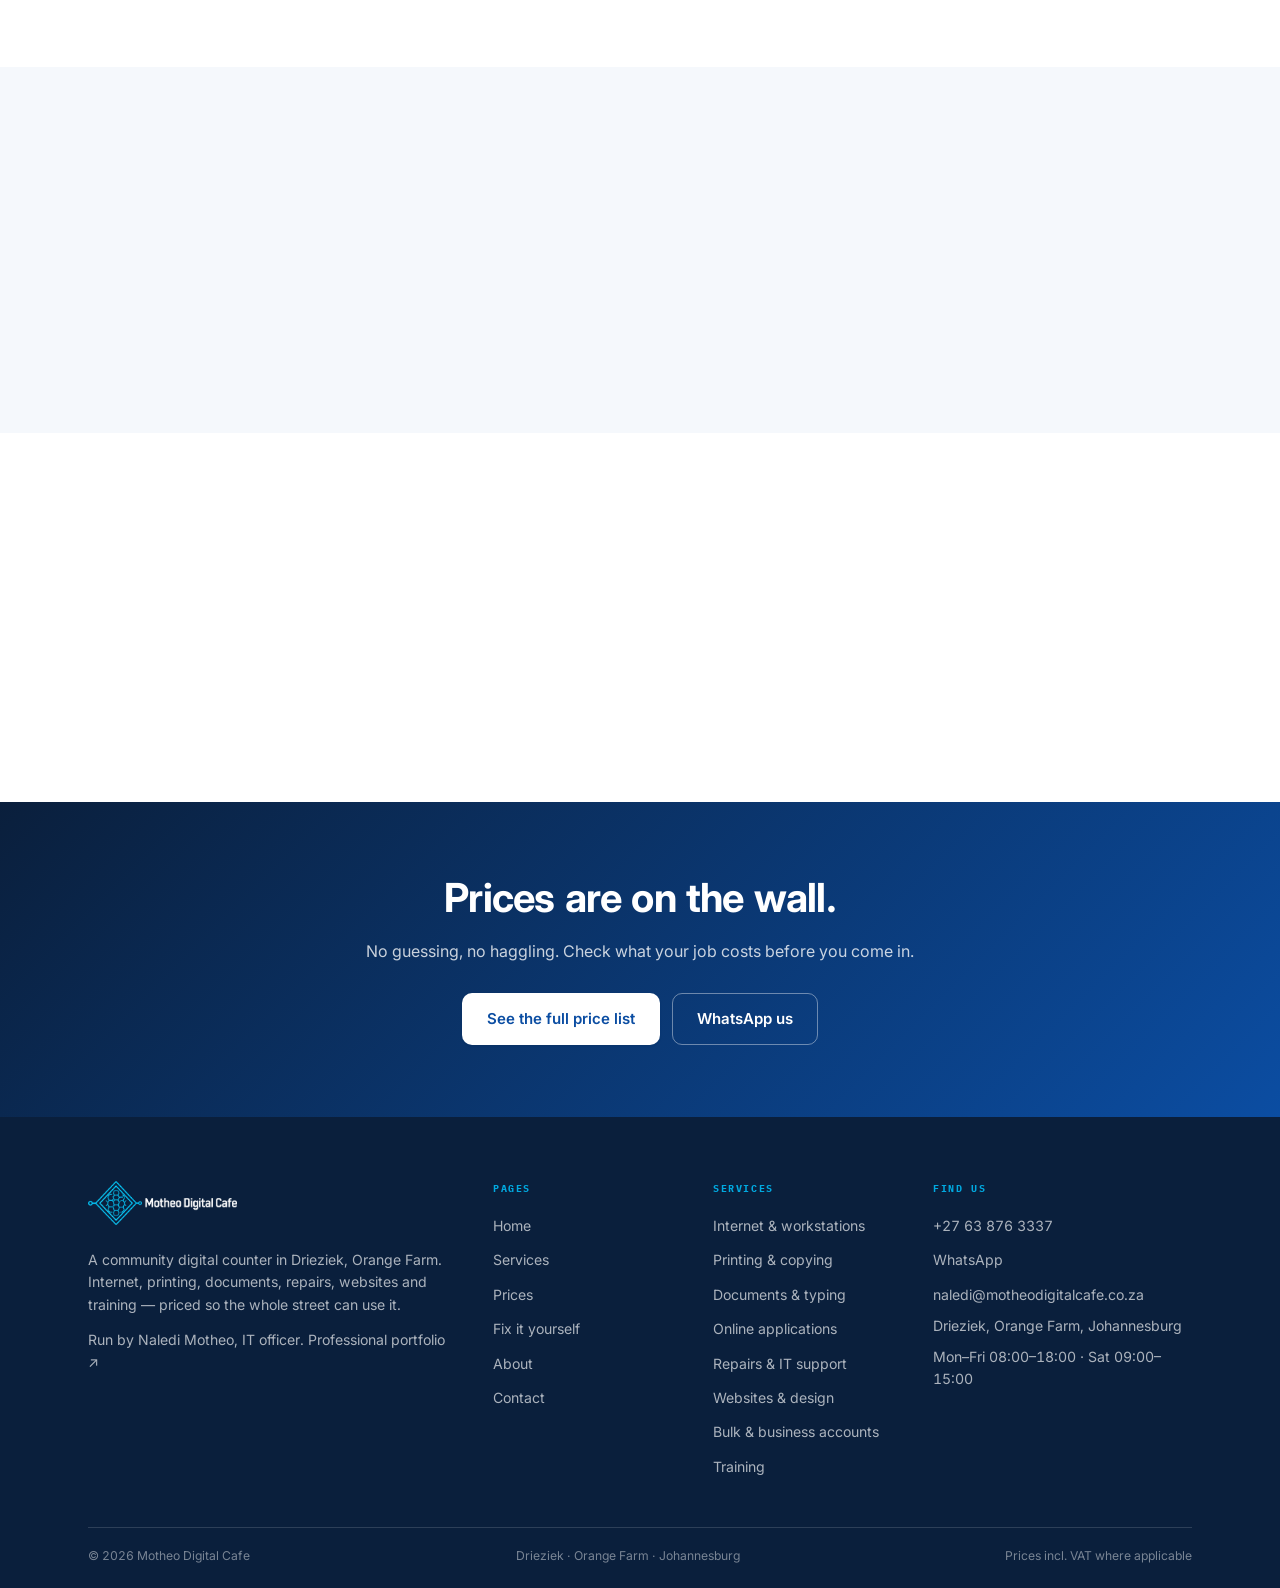
<file: booking/index.html>
<!DOCTYPE html><html lang="en-ZA"><head><meta charset="utf-8">
<meta name="robots" content="noindex, follow">
<meta http-equiv="refresh" content="0;url=/contact/"><link rel="canonical" href="/contact/">
<title>Moved — Motheo Digital Cafe</title></head>
<body style="font-family:Arial,sans-serif;padding:3rem">
<p>This page moved. <a href="/contact/">Go to Contact &amp; booking</a>.</p></body></html>
</file>
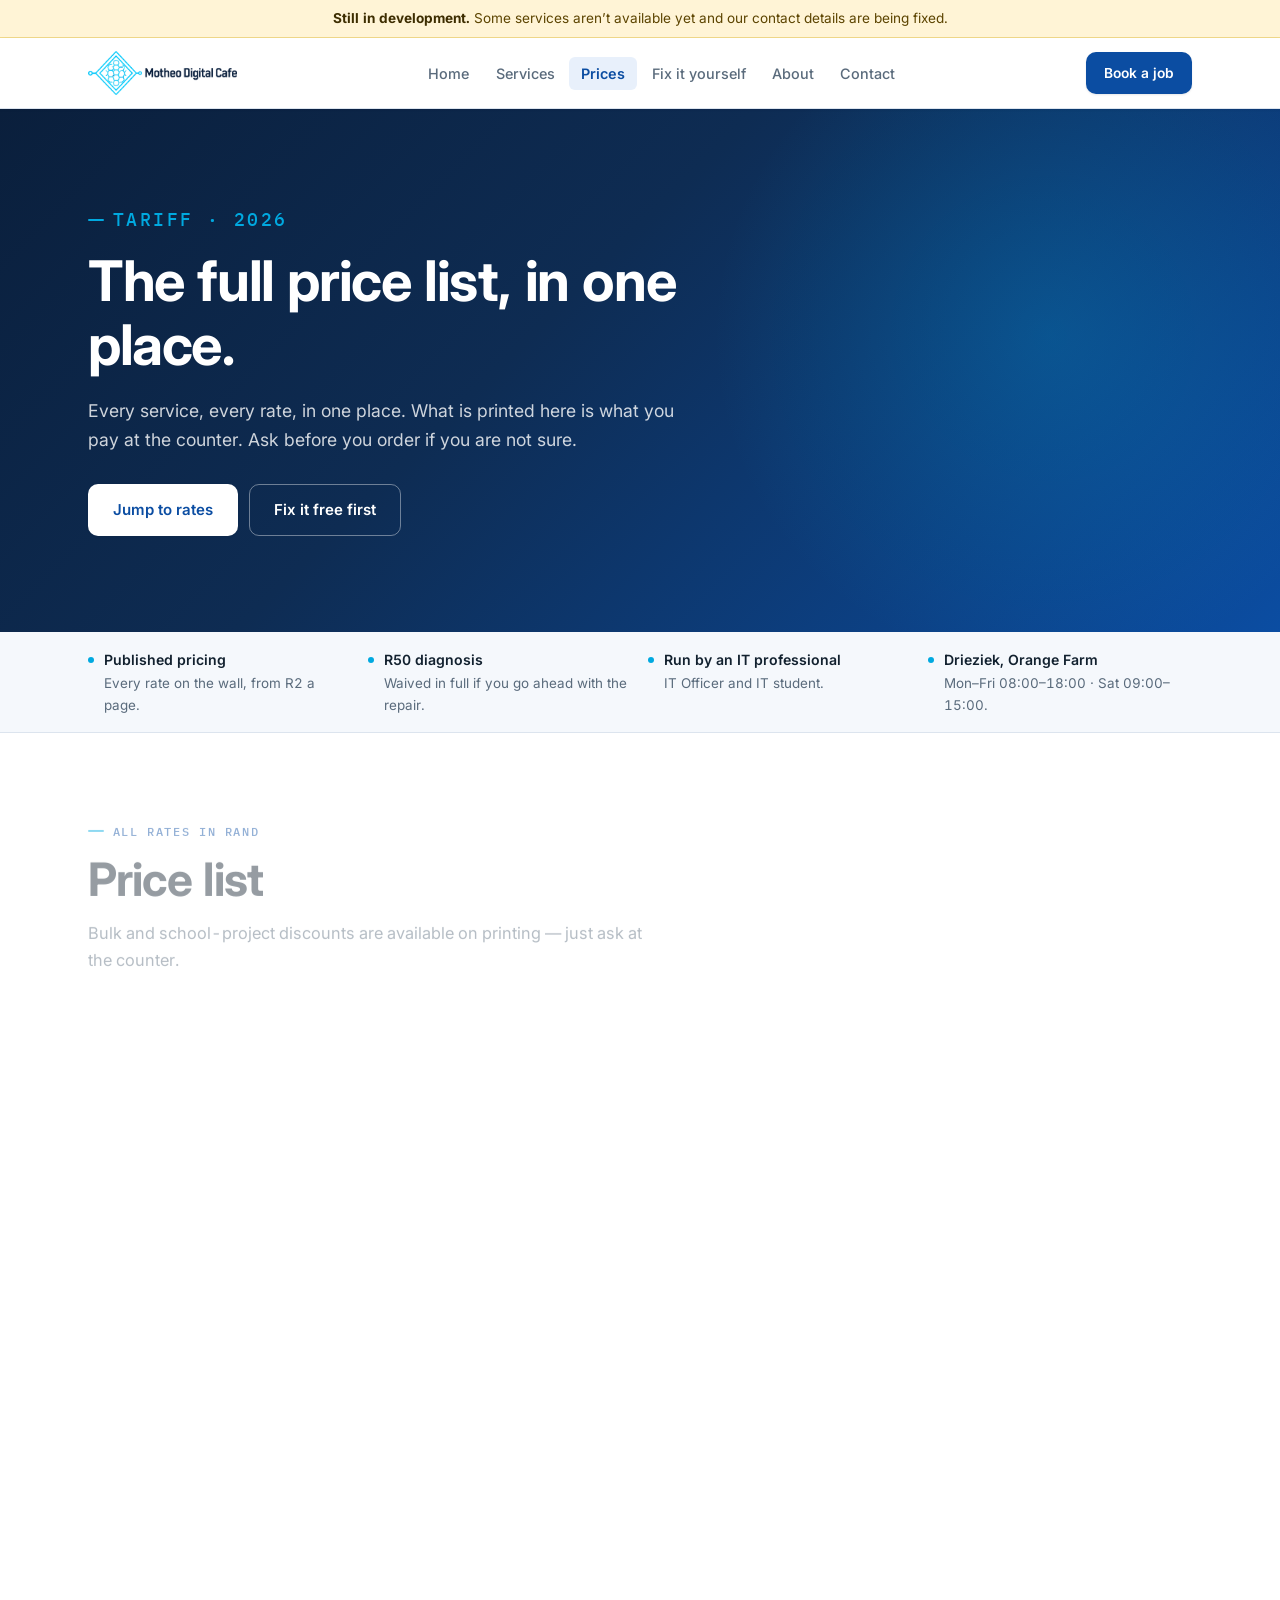
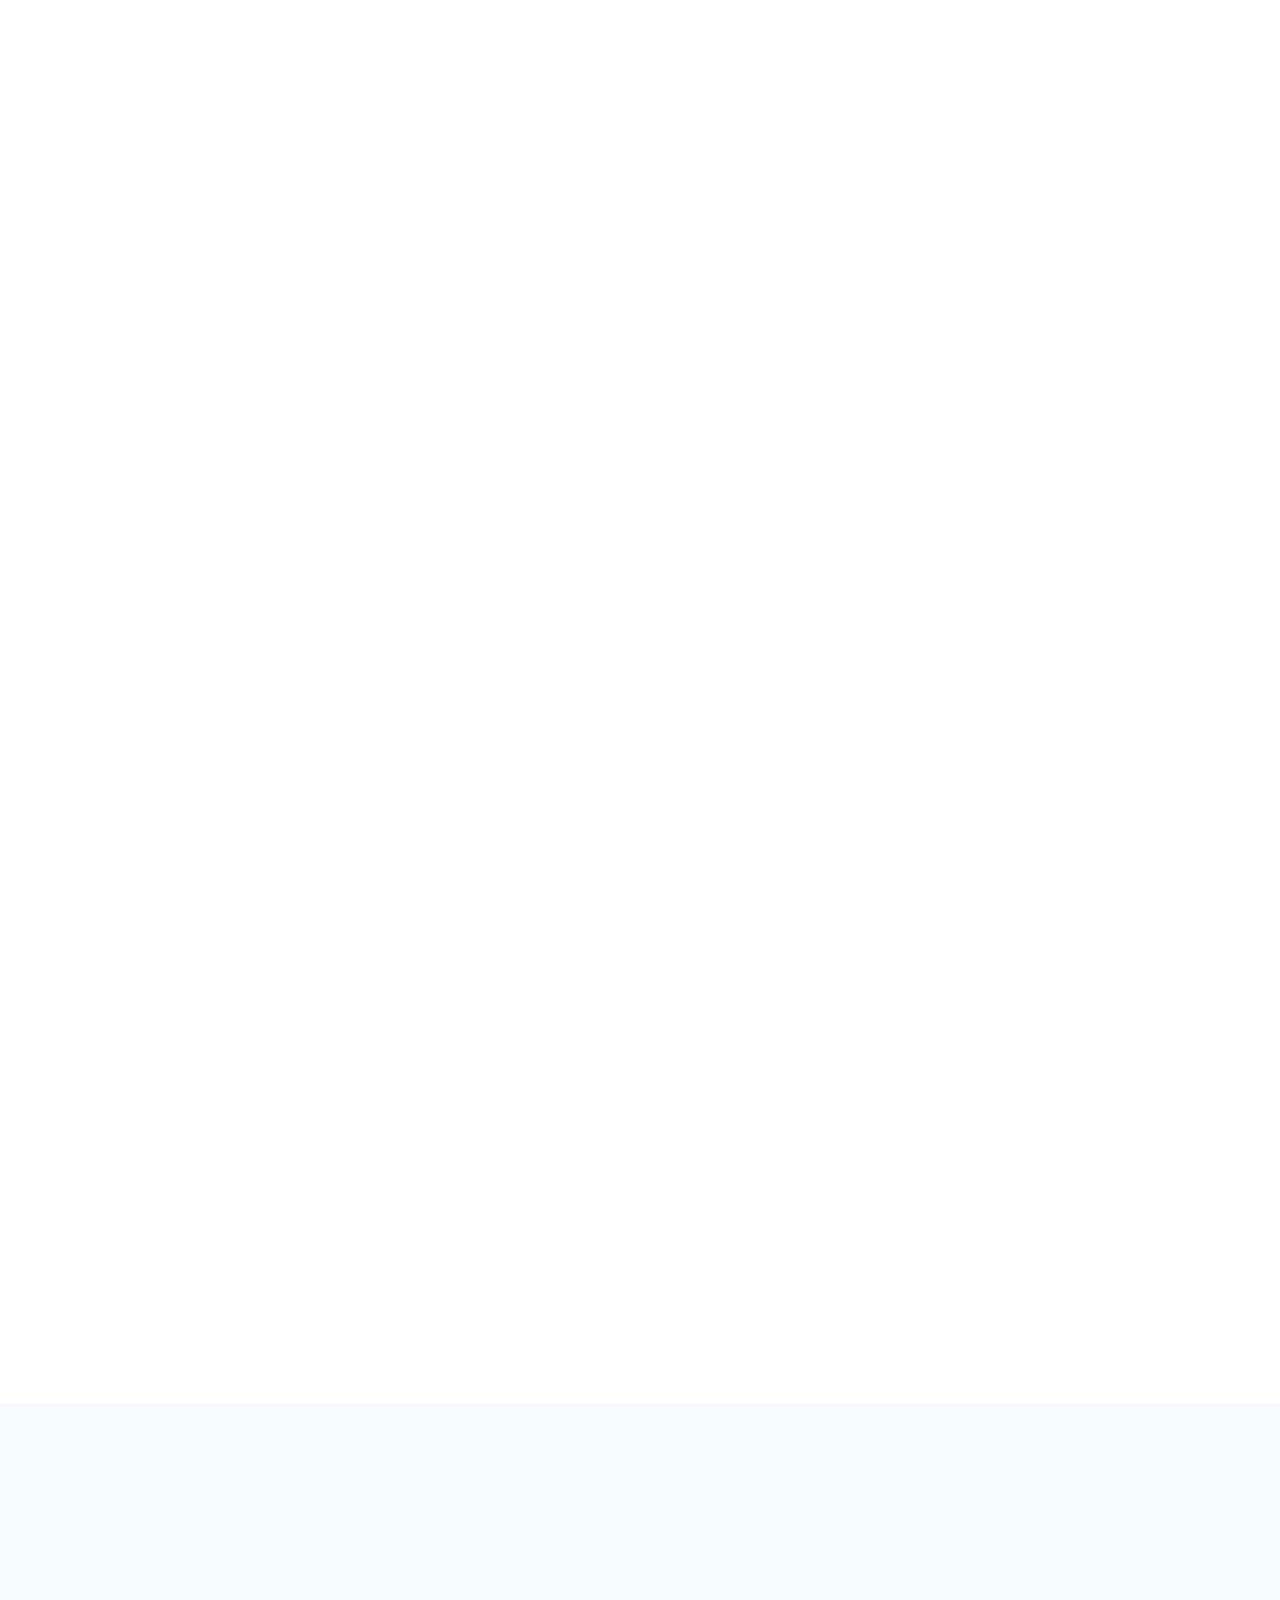
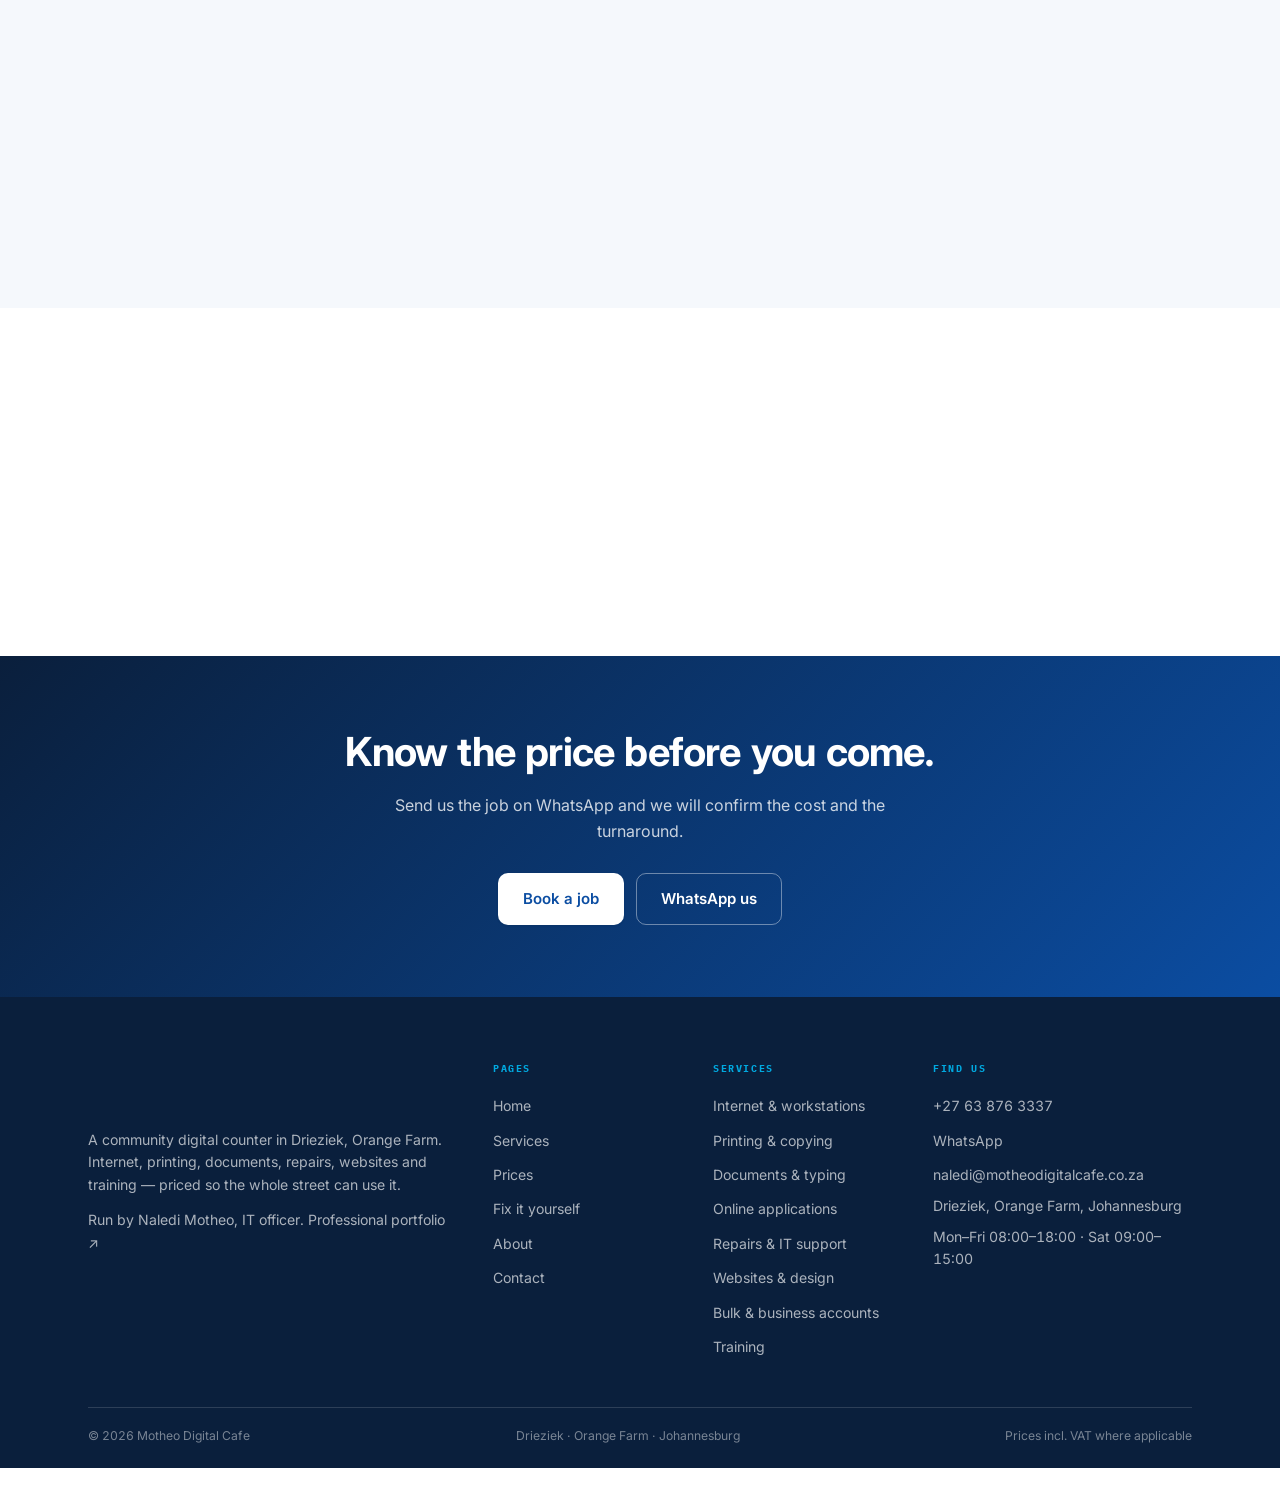
<file: cafe/index.html>
<!DOCTYPE html><html lang="en-ZA"><head><meta charset="utf-8">
<meta name="robots" content="noindex, follow">
<meta http-equiv="refresh" content="0;url=/prices/"><link rel="canonical" href="/prices/">
<title>Moved — Motheo Digital Cafe</title></head>
<body style="font-family:Arial,sans-serif;padding:3rem">
<p>This page moved. <a href="/prices/">Go to Prices</a>.</p></body></html>
</file>
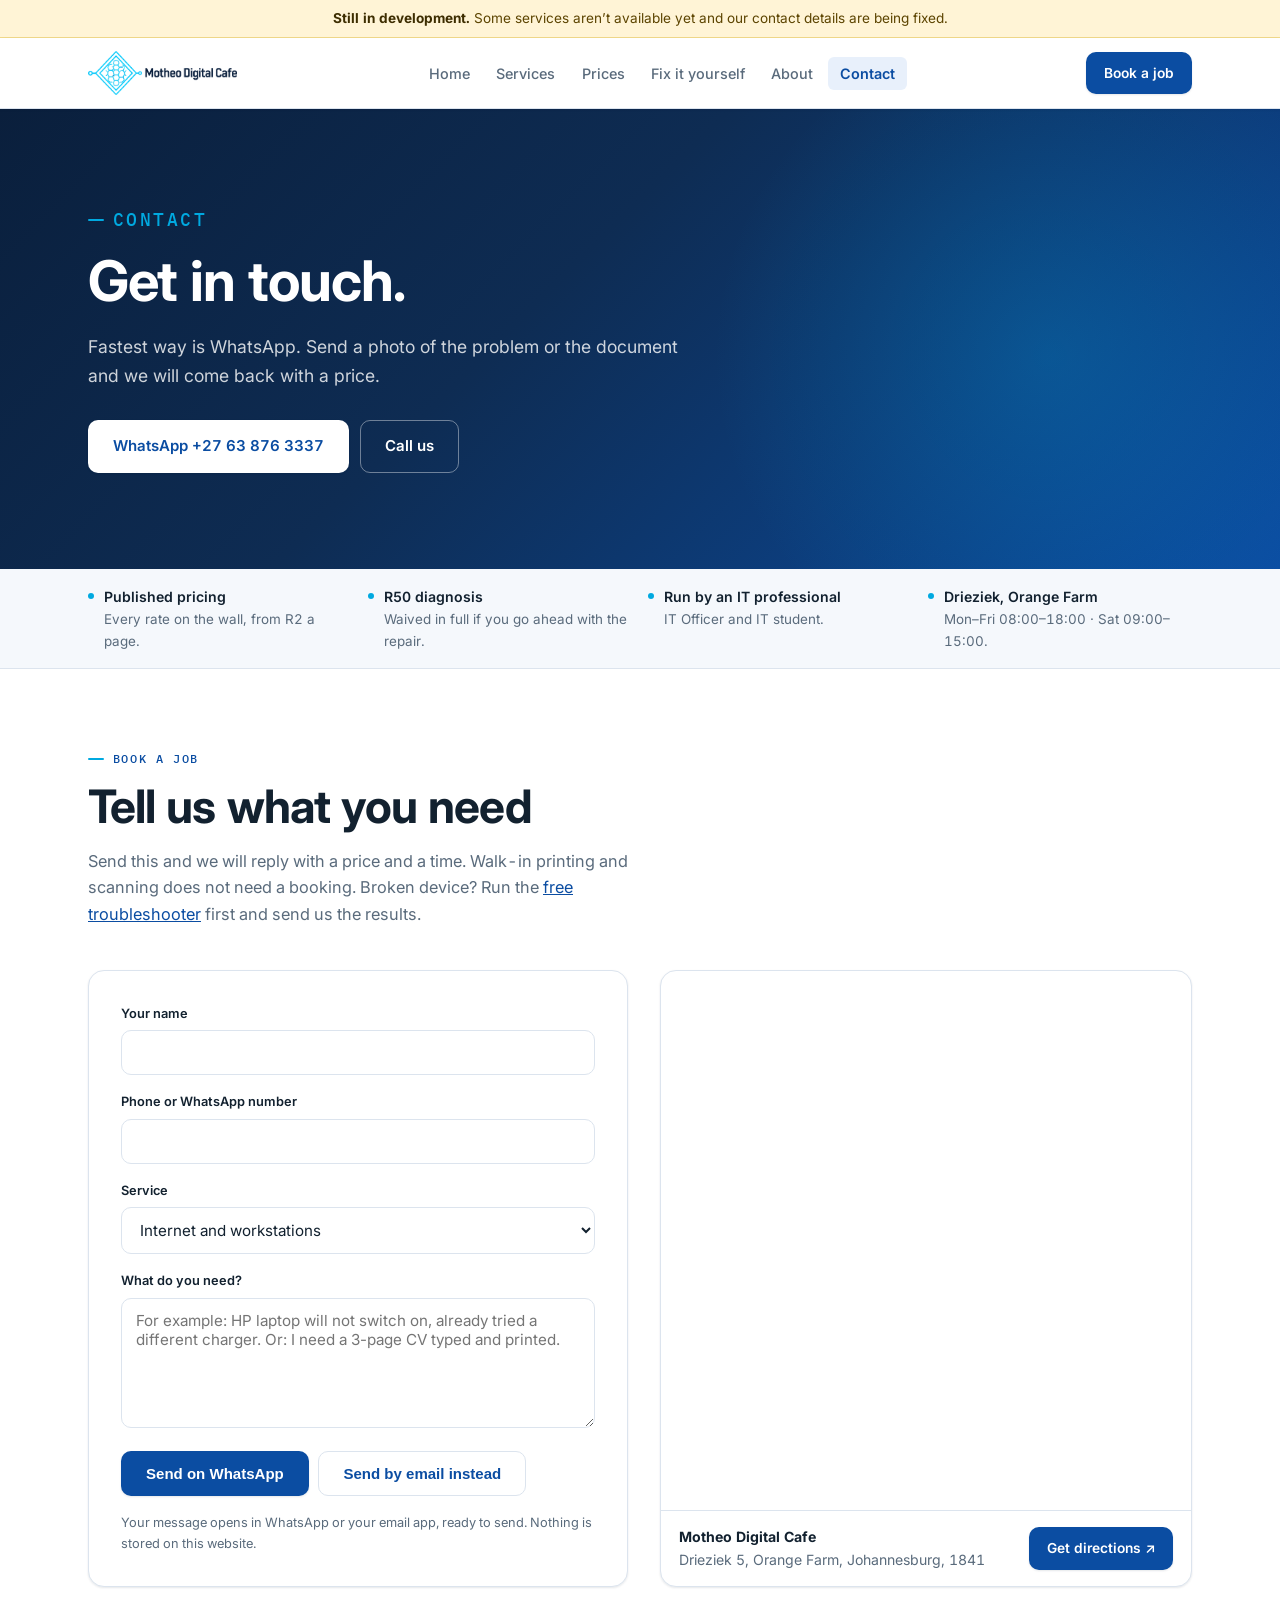
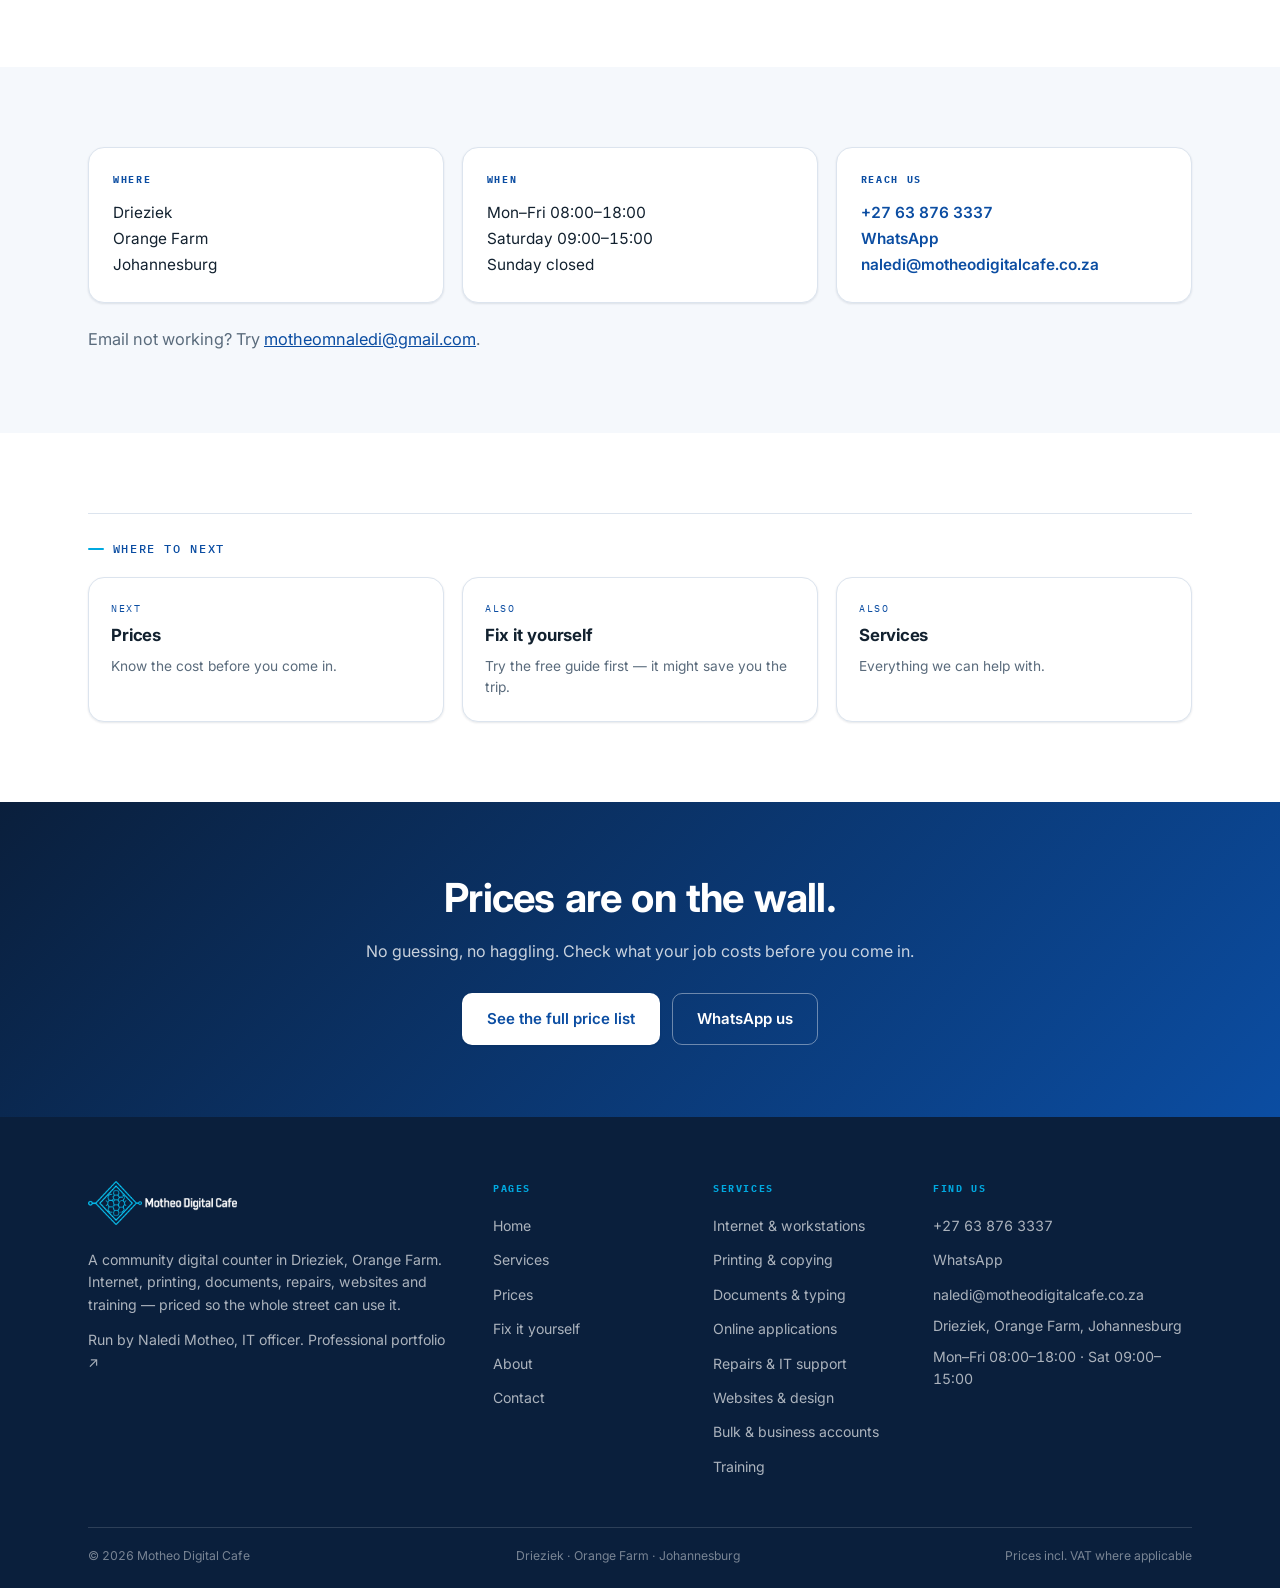
<file: contact/index.html>
<!DOCTYPE html>
<html lang="en-ZA">
<head>
<meta charset="utf-8">
<meta name="viewport" content="width=device-width,initial-scale=1">
<title>Contact &amp; book a job — Motheo Digital Cafe, Orange Farm</title>
<meta name="description" content="Contact Motheo Digital Cafe in Drieziek, Orange Farm. Call, WhatsApp or book a job online.">
<meta name="theme-color" content="#0a0a0a">
<link rel="icon" href="/assets/favicon.ico" sizes="any">
<link rel="icon" type="image/png" href="/assets/favicon.png">
<link rel="apple-touch-icon" href="/assets/apple-touch-icon.png">
<meta property="og:title" content="Contact &amp; book a job — Motheo Digital Cafe, Orange Farm">
<meta property="og:description" content="Contact Motheo Digital Cafe in Drieziek, Orange Farm. Call, WhatsApp or book a job online.">
<link rel="canonical" href="https://motheodigitalcafe.co.za/contact/">
<meta property="og:url" content="https://motheodigitalcafe.co.za/contact/">
<meta property="og:type" content="website">
<meta property="og:image" content="https://motheodigitalcafe.co.za/assets/og-image.jpg">
<meta property="og:image:width" content="1200">
<meta property="og:image:height" content="630">
<meta name="twitter:card" content="summary_large_image">
<link rel="preconnect" href="https://fonts.googleapis.com">
<link rel="preconnect" href="https://fonts.gstatic.com" crossorigin>
<link href="https://fonts.googleapis.com/css2?family=Inter:wght@400;500;600;700;800&family=IBM+Plex+Mono:wght@400;500&display=swap" rel="stylesheet">
<link rel="stylesheet" href="/style.css">
<script type="application/ld+json">
{
 "@context": "https://schema.org",
 "@type": "LocalBusiness",
 "@id": "https://motheodigitalcafe.co.za/#business",
 "name": "Motheo Digital Cafe",
 "url": "https://motheodigitalcafe.co.za/",
 "logo": "https://motheodigitalcafe.co.za/assets/emblem.png",
 "image": "https://motheodigitalcafe.co.za/assets/og-image.jpg",
 "description": "Internet, printing, documents, online applications, computer repairs, websites and training in Drieziek, Orange Farm.",
 "telephone": "+27638763337",
 "email": "naledi@motheodigitalcafe.co.za",
 "priceRange": "R2 – R5 000",
 "address": {
  "@type": "PostalAddress",
  "streetAddress": "Drieziek 5",
  "addressLocality": "Orange Farm",
  "addressRegion": "Gauteng",
  "postalCode": "1841",
  "addressCountry": "ZA"
 },
 "areaServed": "Orange Farm",
 "openingHoursSpecification": [
  {
   "@type": "OpeningHoursSpecification",
   "dayOfWeek": [
    "Monday",
    "Tuesday",
    "Wednesday",
    "Thursday",
    "Friday"
   ],
   "opens": "08:00",
   "closes": "18:00"
  },
  {
   "@type": "OpeningHoursSpecification",
   "dayOfWeek": "Saturday",
   "opens": "09:00",
   "closes": "15:00"
  }
 ],
 "paymentAccepted": "Cash, EFT, Card, SnapScan"
}
</script>
</head>
<body>
<a class="skip" href="#main">Skip to content</a>
<div class="devbar" role="status"><div class="devbar-in"><b>Still in development.</b> Some services aren&rsquo;t available yet and our contact details are being fixed.</div></div>
<header class="nav">
  <div class="nav-in">
    <a class="brand" href="/"><img src="/assets/logo-dark.png" alt="Motheo Digital Cafe" width="163" height="48"></a>
    <nav aria-label="Main"><ul class="nav-links" id="menu"><li><a href="/">Home</a></li><li><a href="/services/">Services</a></li><li><a href="/prices/">Prices</a></li><li><a href="/fix/">Fix it yourself</a></li><li><a href="/about/">About</a></li><li><a href="/contact/" aria-current="page">Contact</a></li></ul></nav>
    <a class="pill pill-solid pill-sm nav-cta" href="/contact/">Book a job</a>
    <button class="burger" id="burger" aria-label="Menu" aria-expanded="false" aria-controls="menu">
      <span></span><span></span><span></span></button>
  </div>
</header>
<main id="main">
<section class="hero">
  <div class="wrap">
    <p class="eyebrow on-ink">Contact</p>
    <h1>Get in touch.</h1>
    <p>Fastest way is WhatsApp. Send a photo of the problem or the document and we will
    come back with a price.</p>
    <div class="hero-cta">
      <a class="pill pill-invert" href="https://wa.me/27638763337">WhatsApp +27 63 876 3337</a>
      <a class="pill pill-ghost" href="tel:+27638763337"><span>Call us</span></a>
    </div>
  </div>
</section>
<div class="trustbar"><ul><li><span><b>Published pricing</b>Every rate on the wall, from R2 a page.</span></li><li><span><b>R50 diagnosis</b>Waived in full if you go ahead with the repair.</span></li><li><span><b>Run by an IT professional</b>IT Officer and IT student.</span></li><li><span><b>Drieziek, Orange Farm</b>Mon–Fri 08:00–18:00 · Sat 09:00–15:00.</span></li></ul></div>

<section class="sec">
  <div class="wrap">
    <div class="sec-head rv"><p class="eyebrow">Book a job</p>
      <h2 class="sec-title">Tell us what you need</h2>
      <p class="sec-sub">Send this and we will reply with a price and a time. Walk-in printing
      and scanning does not need a booking. Broken device? Run the
      <a href="/fix/">free troubleshooter</a> first and send us the results.</p></div>
    <div class="book-grid">
    <form class="form rv" id="book-form" novalidate>
      <div class="field"><label for="n">Your name</label>
        <input id="n" name="name" type="text" autocomplete="name" required></div>
      <div class="field"><label for="p">Phone or WhatsApp number</label>
        <input id="p" name="phone" type="tel" autocomplete="tel" required></div>
      <div class="field"><label for="s">Service</label>
        <select id="s" name="service"><option>Internet and workstations</option><option>Printing and copying</option><option>Documents and typing</option><option>Online applications</option><option>Repairs and IT support</option><option>Websites and design</option><option>Bulk and business accounts</option><option>Training</option></select></div>
      <div class="field"><label for="m">What do you need?</label>
        <textarea id="m" name="message" placeholder="For example: HP laptop will not switch on, already tried a different charger. Or: I need a 3-page CV typed and printed." required></textarea></div>
      <div class="form-actions"><button class="pill pill-solid" type="submit">Send on WhatsApp</button>
        <button class="pill pill-ghost-dark" type="button" id="book-email">Send by email instead</button></div>
      <p class="form-note">Your message opens in WhatsApp or your email app, ready to send. Nothing is stored on this website.</p>
    </form>
    <div class="map rv">
      <iframe title="Map to Motheo Digital Cafe, Drieziek 5, Orange Farm" src="https://maps.google.com/maps?q=Motheo%20Digital%20Cafe%2C%20Drieziek%205%2C%20Orange%20Farm%2C%20Johannesburg%2C%201841%2C%20South%20Africa&amp;z=15&amp;output=embed" loading="lazy" referrerpolicy="no-referrer-when-downgrade" allowfullscreen></iframe>
      <div class="map-foot"><span><b>Motheo Digital Cafe</b><br>Drieziek 5, Orange Farm, Johannesburg, 1841</span>
        <a class="pill pill-solid pill-sm" href="https://www.google.com/maps/dir/?api=1&amp;destination=Motheo%20Digital%20Cafe%2C%20Drieziek%205%2C%20Orange%20Farm%2C%20Johannesburg%2C%201841%2C%20South%20Africa" target="_blank" rel="noopener">Get directions &#8599;</a></div>
    </div>
    </div>
  </div>
</section>

<section class="sec sec-fog">
  <div class="wrap">
    <div class="visit rv">
      <div><h3>Where</h3><p>Drieziek<br>Orange Farm<br>Johannesburg</p></div>
      <div><h3>When</h3><p>Mon–Fri 08:00–18:00<br>Saturday 09:00–15:00<br>Sunday closed</p></div>
      <div><h3>Reach us</h3><p><a href="tel:+27638763337">+27 63 876 3337</a><br>
        <a href="https://wa.me/27638763337">WhatsApp</a><br><a href="mailto:naledi@motheodigitalcafe.co.za">naledi@motheodigitalcafe.co.za</a></p></div>
    </div>
    <p class="sec-sub rv" style="margin-top:1.4rem">Email not working?
    Try <a href="mailto:motheomnaledi@gmail.com">motheomnaledi@gmail.com</a>.</p>
  </div>
</section>

<section class="sec">
  <div class="wrap">
    <div class="xref rv">
      <p class="eyebrow">Where to next</p>
      <div class="xref-grid"><a class="xref-card" href="/prices/"><em>Next</em><b>Prices</b><span>Know the cost before you come in.</span></a><a class="xref-card" href="/fix/"><em>Also</em><b>Fix it yourself</b><span>Try the free guide first — it might save you the trip.</span></a><a class="xref-card" href="/services/"><em>Also</em><b>Services</b><span>Everything we can help with.</span></a></div>
    </div>
  </div>
</section>
<section class="band">
  <div class="wrap">
    <h2>Prices are on the wall.</h2><p>No guessing, no haggling. Check what your job costs before you come in.</p>
    <div class="band-cta"><a class="pill pill-invert" href="/prices/">See the full price list</a><a class="pill pill-ghost" href="https://wa.me/27638763337"><span>WhatsApp us</span></a></div>
  </div>
</section>
</main>
<footer class="foot">
  <div class="wrap">
    <div class="foot-grid">
      <div>
        <a href="/" class="foot-logo"><img src="/assets/logo-light.png" alt="Motheo Digital Cafe" width="163" height="48" loading="lazy"></a>
        <p>A community digital counter in Drieziek, Orange Farm. Internet, printing,
        documents, repairs, websites and training — priced so the whole street can use it.</p>
        <p style="margin-top:.8rem">Run by <a href="/about/">Naledi Motheo</a>,
        IT officer. <a href="https://motheotech.github.io/naledi-portfolio/" target="_blank" rel="noopener">Professional portfolio &#8599;</a></p>
      </div>
      <div><h4>Pages</h4><ul><li><a href="/">Home</a></li><li><a href="/services/">Services</a></li><li><a href="/prices/">Prices</a></li><li><a href="/fix/">Fix it yourself</a></li><li><a href="/about/">About</a></li><li><a href="/contact/">Contact</a></li></ul></div>
      <div><h4>Services</h4><ul><li><a href="/services/">Internet &amp; workstations</a></li><li><a href="/services/">Printing &amp; copying</a></li><li><a href="/services/">Documents &amp; typing</a></li><li><a href="/services/">Online applications</a></li><li><a href="/services/">Repairs &amp; IT support</a></li><li><a href="/services/">Websites &amp; design</a></li><li><a href="/services/">Bulk &amp; business accounts</a></li><li><a href="/services/">Training</a></li></ul></div>
      <div>
        <h4>Find us</h4>
        <ul>
          <li><a href="tel:+27638763337">+27 63 876 3337</a></li>
          <li><a href="https://wa.me/27638763337">WhatsApp</a></li>
          <li><a href="mailto:naledi@motheodigitalcafe.co.za">naledi@motheodigitalcafe.co.za</a></li>
          <li><p>Drieziek, Orange Farm, Johannesburg</p></li>
          <li><p>Mon–Fri 08:00–18:00 · Sat 09:00–15:00</p></li>
        </ul>
      </div>
    </div>
    <div class="foot-bottom">
      <span>&copy; 2026 Motheo Digital Cafe</span>
      <span>Drieziek · Orange Farm · Johannesburg</span>
      <span>Prices incl. VAT where applicable</span>
    </div>
  </div>
</footer>
<script src="/site.js" defer></script>
</body>
</html>
</file>
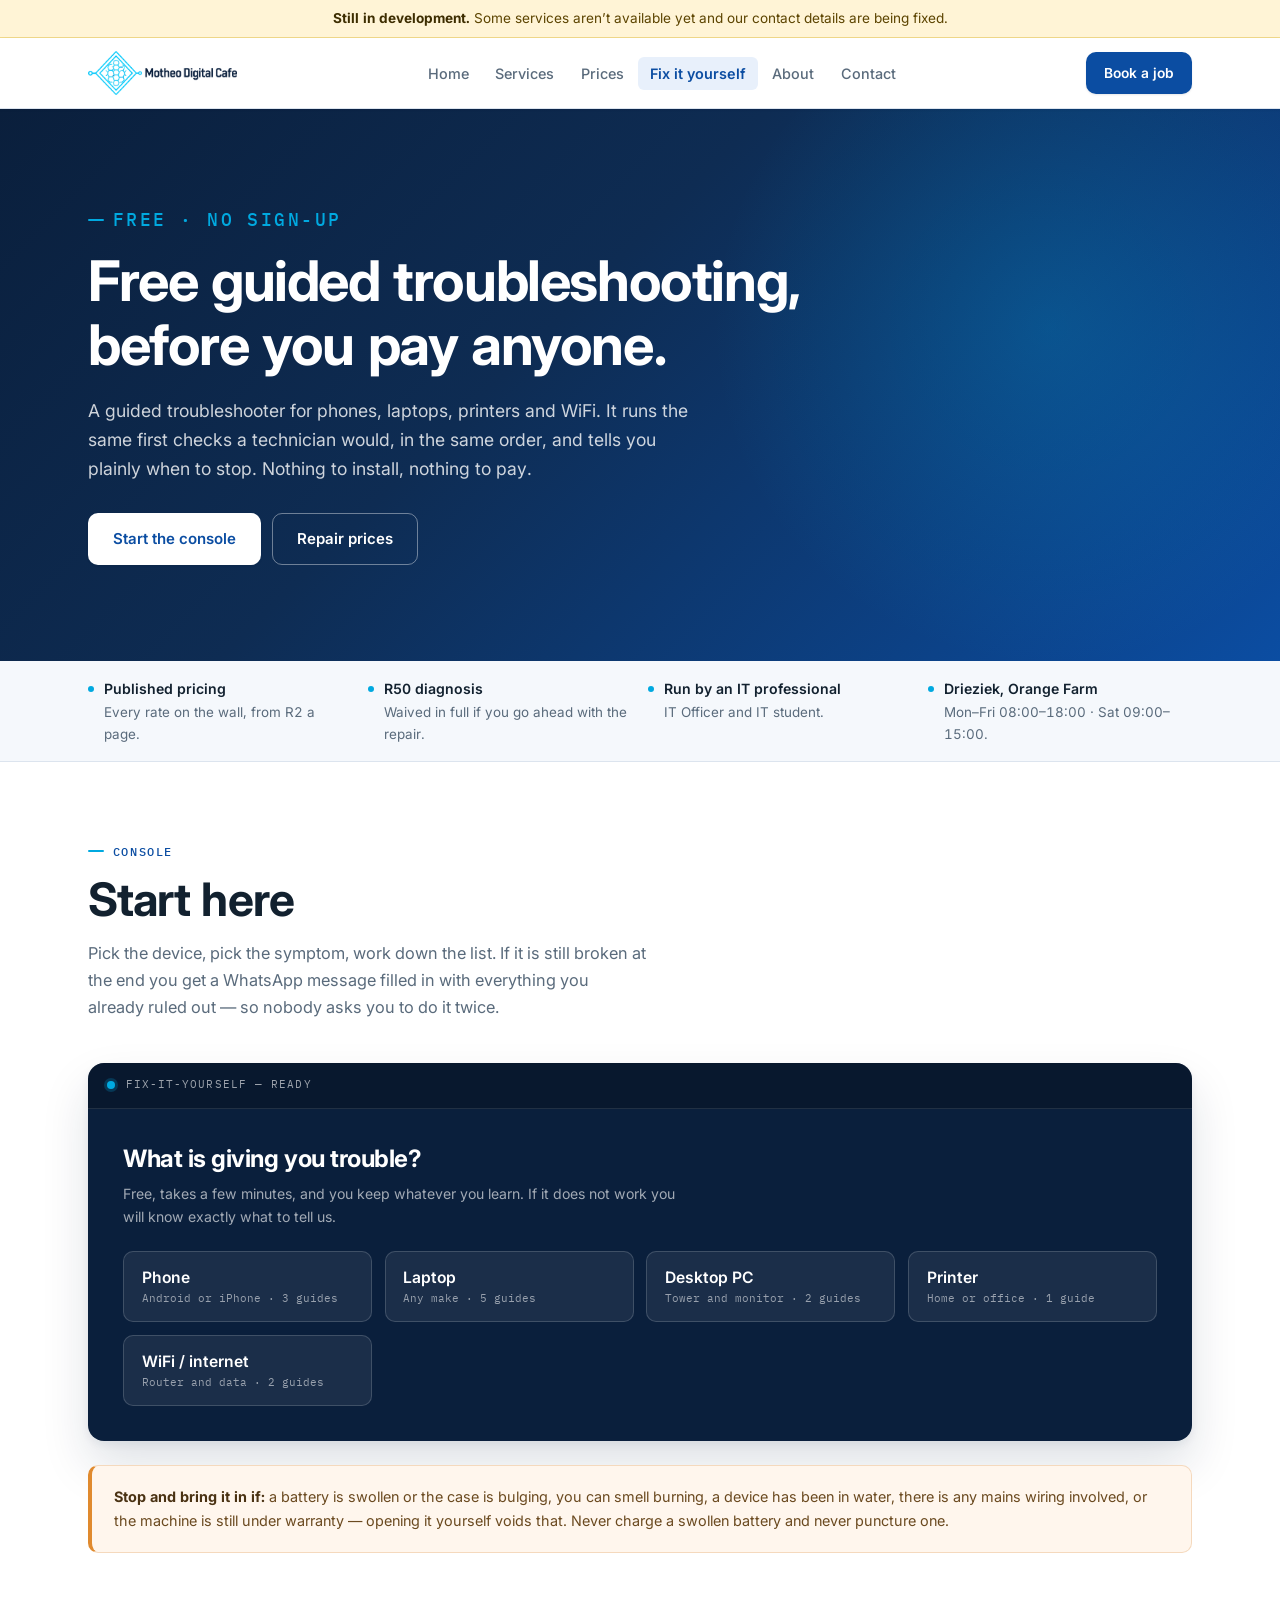
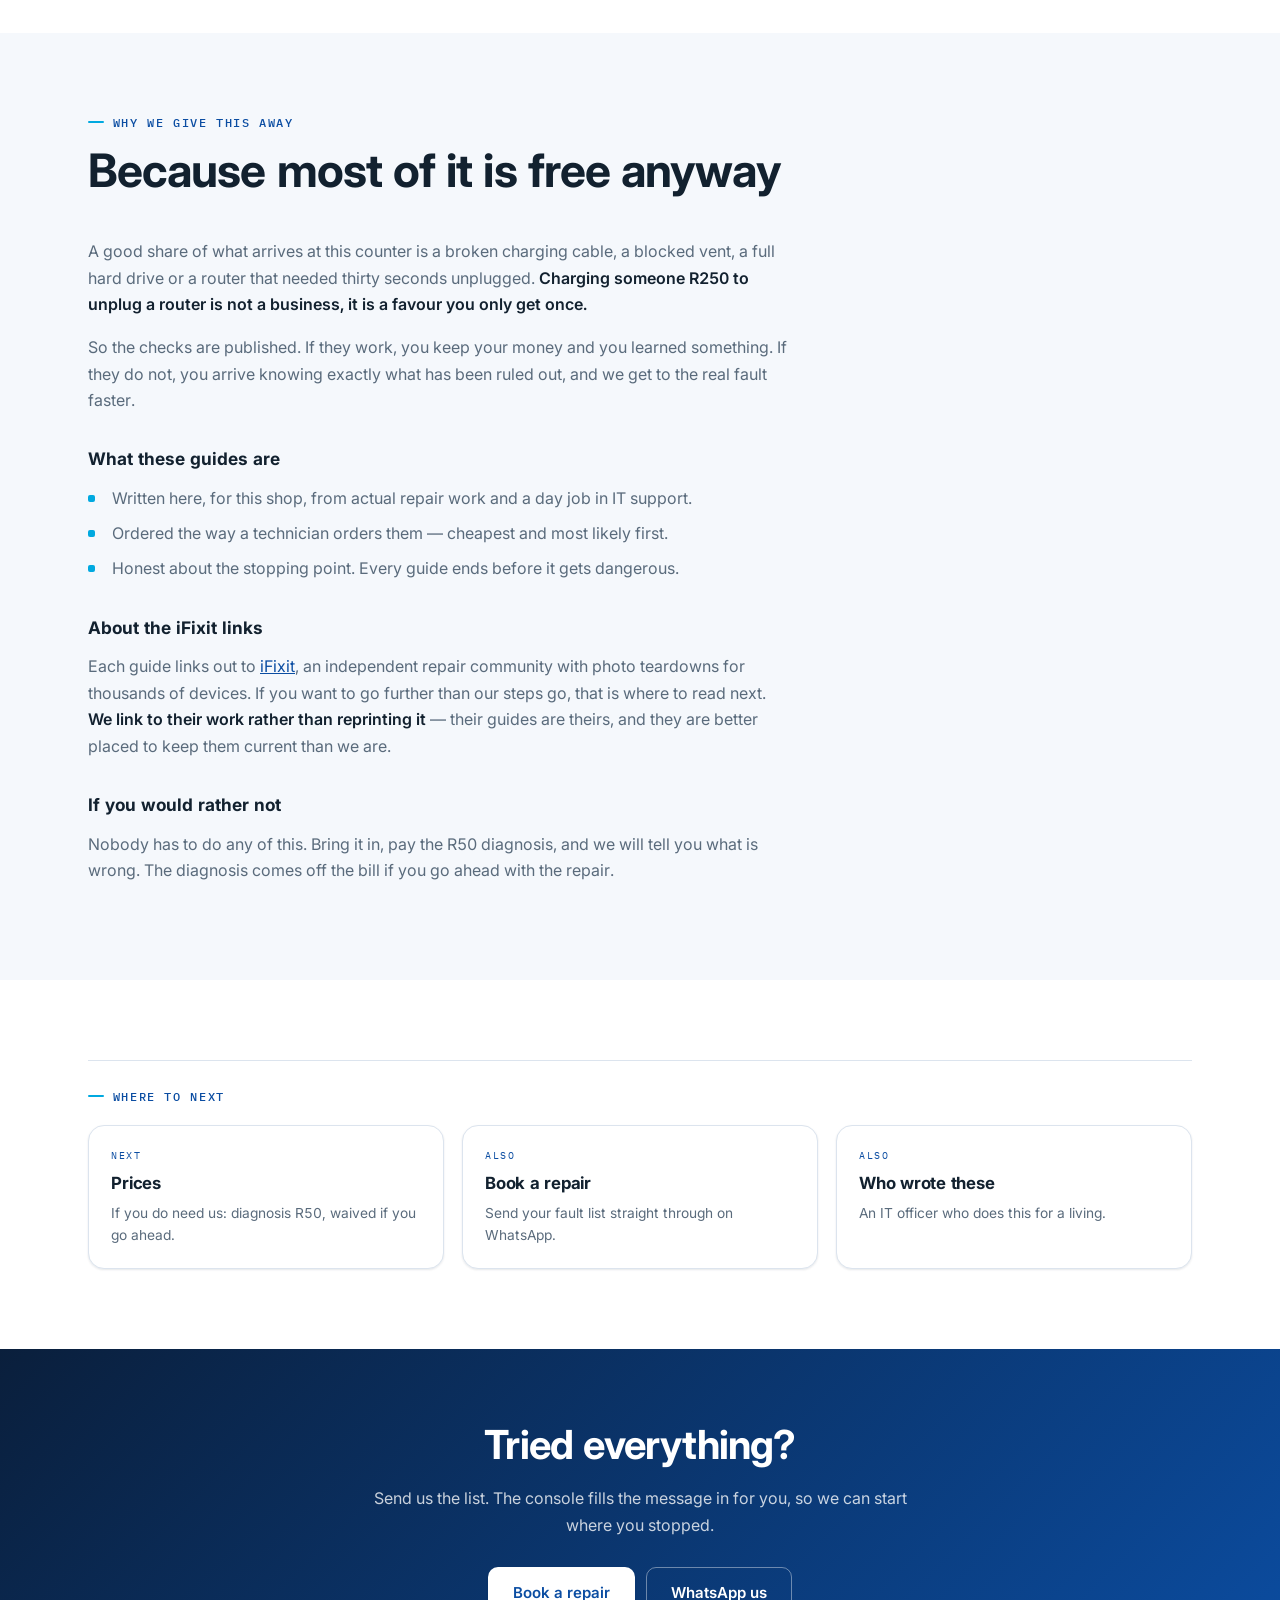
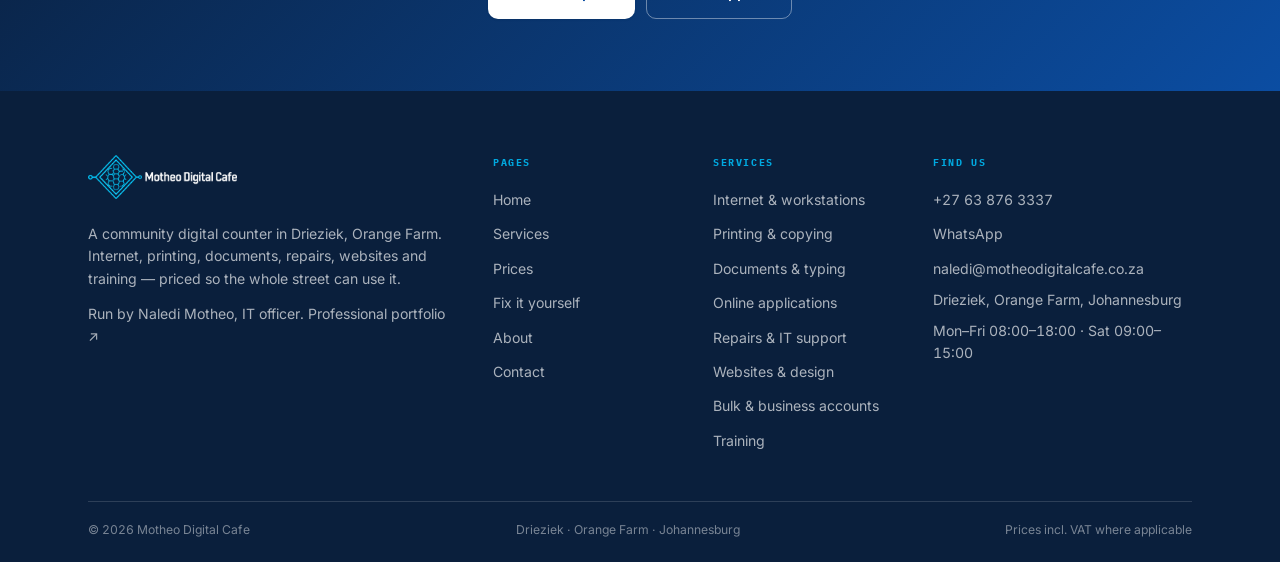
<file: fix/index.html>
<!DOCTYPE html>
<html lang="en-ZA">
<head>
<meta charset="utf-8">
<meta name="viewport" content="width=device-width,initial-scale=1">
<title>Fix it yourself — free troubleshooting | Motheo Digital Cafe</title>
<meta name="description" content="A free guided troubleshooting console for phones, laptops, printers and WiFi, written by an IT officer in Orange Farm. Try it before you pay for a repair.">
<meta name="theme-color" content="#0a0a0a">
<link rel="icon" href="/assets/favicon.ico" sizes="any">
<link rel="icon" type="image/png" href="/assets/favicon.png">
<link rel="apple-touch-icon" href="/assets/apple-touch-icon.png">
<meta property="og:title" content="Fix it yourself — free troubleshooting | Motheo Digital Cafe">
<meta property="og:description" content="A free guided troubleshooting console for phones, laptops, printers and WiFi, written by an IT officer in Orange Farm. Try it before you pay for a repair.">
<link rel="canonical" href="https://motheodigitalcafe.co.za/fix/">
<meta property="og:url" content="https://motheodigitalcafe.co.za/fix/">
<meta property="og:type" content="website">
<meta property="og:image" content="https://motheodigitalcafe.co.za/assets/og-image.jpg">
<meta property="og:image:width" content="1200">
<meta property="og:image:height" content="630">
<meta name="twitter:card" content="summary_large_image">
<link rel="preconnect" href="https://fonts.googleapis.com">
<link rel="preconnect" href="https://fonts.gstatic.com" crossorigin>
<link href="https://fonts.googleapis.com/css2?family=Inter:wght@400;500;600;700;800&family=IBM+Plex+Mono:wght@400;500&display=swap" rel="stylesheet">
<link rel="stylesheet" href="/style.css">
</head>
<body>
<a class="skip" href="#main">Skip to content</a>
<div class="devbar" role="status"><div class="devbar-in"><b>Still in development.</b> Some services aren&rsquo;t available yet and our contact details are being fixed.</div></div>
<header class="nav">
  <div class="nav-in">
    <a class="brand" href="/"><img src="/assets/logo-dark.png" alt="Motheo Digital Cafe" width="163" height="48"></a>
    <nav aria-label="Main"><ul class="nav-links" id="menu"><li><a href="/">Home</a></li><li><a href="/services/">Services</a></li><li><a href="/prices/">Prices</a></li><li><a href="/fix/" aria-current="page">Fix it yourself</a></li><li><a href="/about/">About</a></li><li><a href="/contact/">Contact</a></li></ul></nav>
    <a class="pill pill-solid pill-sm nav-cta" href="/contact/">Book a job</a>
    <button class="burger" id="burger" aria-label="Menu" aria-expanded="false" aria-controls="menu">
      <span></span><span></span><span></span></button>
  </div>
</header>
<main id="main">
<section class="hero">
  <div class="wrap">
    <p class="eyebrow on-ink">Free · No sign-up</p>
    <h1>Free guided troubleshooting, before you pay anyone.</h1>
    <p>A guided troubleshooter for phones, laptops, printers and WiFi. It runs the same
    first checks a technician would, in the same order, and tells you plainly when to stop.
    Nothing to install, nothing to pay.</p>
    <div class="hero-cta">
      <a class="pill pill-invert" href="#console">Start the console</a>
      <a class="pill pill-ghost" href="/prices/"><span>Repair prices</span></a>
    </div>
  </div>
</section>
<div class="trustbar"><ul><li><span><b>Published pricing</b>Every rate on the wall, from R2 a page.</span></li><li><span><b>R50 diagnosis</b>Waived in full if you go ahead with the repair.</span></li><li><span><b>Run by an IT professional</b>IT Officer and IT student.</span></li><li><span><b>Drieziek, Orange Farm</b>Mon–Fri 08:00–18:00 · Sat 09:00–15:00.</span></li></ul></div>

<section class="sec" id="guides">
  <div class="wrap">
    <div class="sec-head rv"><p class="eyebrow">Console</p>
      <h2 class="sec-title">Start here</h2>
      <p class="sec-sub">Pick the device, pick the symptom, work down the list. If it is still
      broken at the end you get a WhatsApp message filled in with everything you already
      ruled out — so nobody asks you to do it twice.</p></div>

    <div class="cons rv" id="console" data-wa="https://wa.me/27638763337">
      <noscript><div class="cons-noscript"><b>The console needs JavaScript.</b>
        The guides are still yours though — call +27 63 876 3337 or come in and we will
        walk you through it at the counter, free.</div></noscript>
    </div>

    <div class="safety rv">
      <b>Stop and bring it in if:</b> a battery is swollen or the case is bulging, you can smell
      burning, a device has been in water, there is any mains wiring involved, or the machine is
      still under warranty — opening it yourself voids that. Never charge a swollen battery
      and never puncture one.
    </div>
  </div>
</section>

<section class="sec sec-fog">
  <div class="wrap">
    <div class="sec-head rv"><p class="eyebrow">Why we give this away</p>
      <h2 class="sec-title">Because most of it is free anyway</h2></div>
    <div class="prose rv">
      <p>A good share of what arrives at this counter is a broken charging cable, a blocked
      vent, a full hard drive or a router that needed thirty seconds unplugged.
      <strong>Charging someone R250 to unplug a router is not a business, it is a favour you
      only get once.</strong></p>
      <p>So the checks are published. If they work, you keep your money and you learned
      something. If they do not, you arrive knowing exactly what has been ruled out, and
      we get to the real fault faster.</p>
      <h3>What these guides are</h3>
      <ul>
        <li>Written here, for this shop, from actual repair work and a day job in IT support.</li>
        <li>Ordered the way a technician orders them — cheapest and most likely first.</li>
        <li>Honest about the stopping point. Every guide ends before it gets dangerous.</li>
      </ul>
      <h3>About the iFixit links</h3>
      <p>Each guide links out to <a href="https://www.ifixit.com" target="_blank" rel="noopener">iFixit</a>,
      an independent repair community with photo teardowns for thousands of devices. If you
      want to go further than our steps go, that is where to read next.
      <strong>We link to their work rather than reprinting it</strong> — their guides are theirs,
      and they are better placed to keep them current than we are.</p>
      <h3>If you would rather not</h3>
      <p>Nobody has to do any of this. Bring it in, pay the R50 diagnosis, and we will tell
      you what is wrong. The diagnosis comes off the bill if you go ahead with the repair.</p>
    </div>
  </div>
</section>

<section class="sec">
  <div class="wrap">
    <div class="xref rv">
      <p class="eyebrow">Where to next</p>
      <div class="xref-grid"><a class="xref-card" href="/prices/"><em>Next</em><b>Prices</b><span>If you do need us: diagnosis R50, waived if you go ahead.</span></a><a class="xref-card" href="/contact/"><em>Also</em><b>Book a repair</b><span>Send your fault list straight through on WhatsApp.</span></a><a class="xref-card" href="/about/"><em>Also</em><b>Who wrote these</b><span>An IT officer who does this for a living.</span></a></div>
    </div>
  </div>
</section>
<section class="band">
  <div class="wrap">
    <h2>Tried everything?</h2><p>Send us the list. The console fills the message in for you, so we can start where you stopped.</p>
    <div class="band-cta"><a class="pill pill-invert" href="/contact/">Book a repair</a><a class="pill pill-ghost" href="https://wa.me/27638763337"><span>WhatsApp us</span></a></div>
  </div>
</section>
</main>
<footer class="foot">
  <div class="wrap">
    <div class="foot-grid">
      <div>
        <a href="/" class="foot-logo"><img src="/assets/logo-light.png" alt="Motheo Digital Cafe" width="163" height="48" loading="lazy"></a>
        <p>A community digital counter in Drieziek, Orange Farm. Internet, printing,
        documents, repairs, websites and training — priced so the whole street can use it.</p>
        <p style="margin-top:.8rem">Run by <a href="/about/">Naledi Motheo</a>,
        IT officer. <a href="https://motheotech.github.io/naledi-portfolio/" target="_blank" rel="noopener">Professional portfolio &#8599;</a></p>
      </div>
      <div><h4>Pages</h4><ul><li><a href="/">Home</a></li><li><a href="/services/">Services</a></li><li><a href="/prices/">Prices</a></li><li><a href="/fix/">Fix it yourself</a></li><li><a href="/about/">About</a></li><li><a href="/contact/">Contact</a></li></ul></div>
      <div><h4>Services</h4><ul><li><a href="/services/">Internet &amp; workstations</a></li><li><a href="/services/">Printing &amp; copying</a></li><li><a href="/services/">Documents &amp; typing</a></li><li><a href="/services/">Online applications</a></li><li><a href="/services/">Repairs &amp; IT support</a></li><li><a href="/services/">Websites &amp; design</a></li><li><a href="/services/">Bulk &amp; business accounts</a></li><li><a href="/services/">Training</a></li></ul></div>
      <div>
        <h4>Find us</h4>
        <ul>
          <li><a href="tel:+27638763337">+27 63 876 3337</a></li>
          <li><a href="https://wa.me/27638763337">WhatsApp</a></li>
          <li><a href="mailto:naledi@motheodigitalcafe.co.za">naledi@motheodigitalcafe.co.za</a></li>
          <li><p>Drieziek, Orange Farm, Johannesburg</p></li>
          <li><p>Mon–Fri 08:00–18:00 · Sat 09:00–15:00</p></li>
        </ul>
      </div>
    </div>
    <div class="foot-bottom">
      <span>&copy; 2026 Motheo Digital Cafe</span>
      <span>Drieziek · Orange Farm · Johannesburg</span>
      <span>Prices incl. VAT where applicable</span>
    </div>
  </div>
</footer>
<script src="/site.js" defer></script>
<script src="/fix-data.js" defer></script>
<script src="/fix-console.js" defer></script>
</body>
</html>
</file>
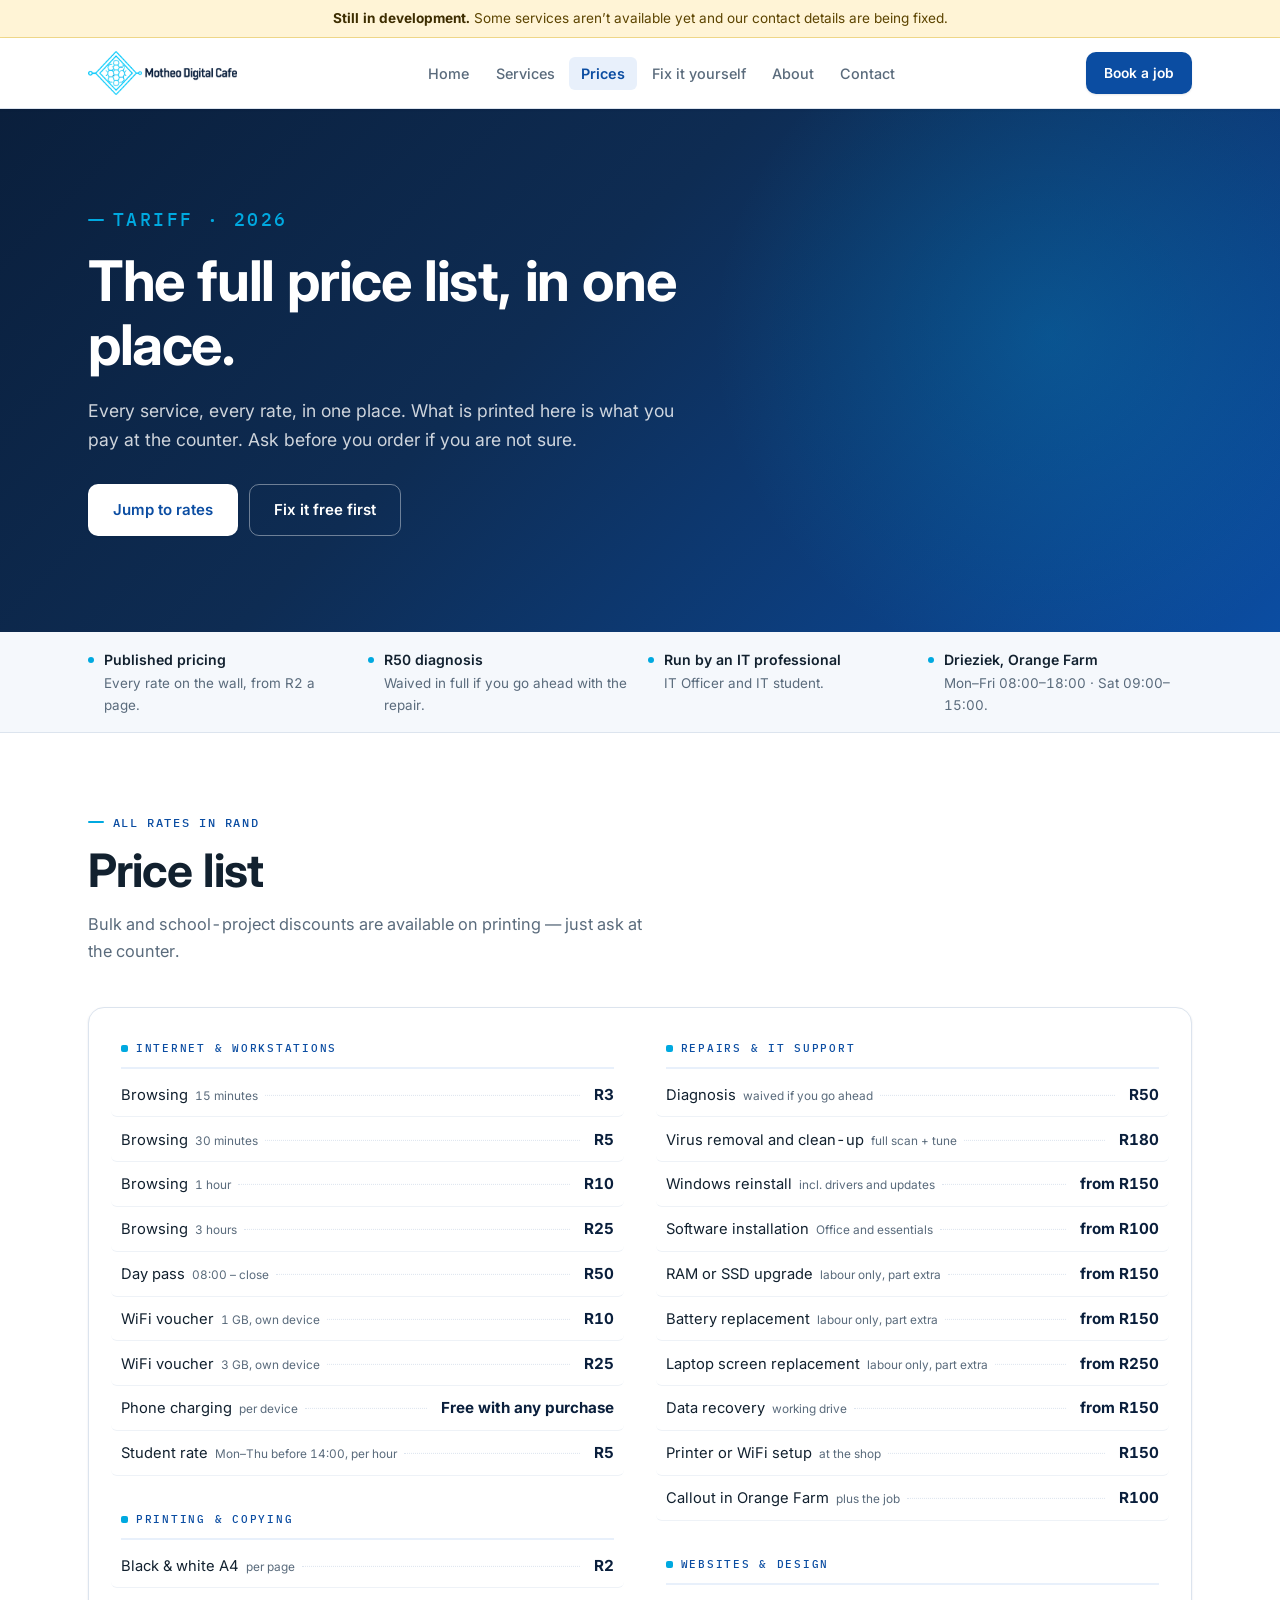
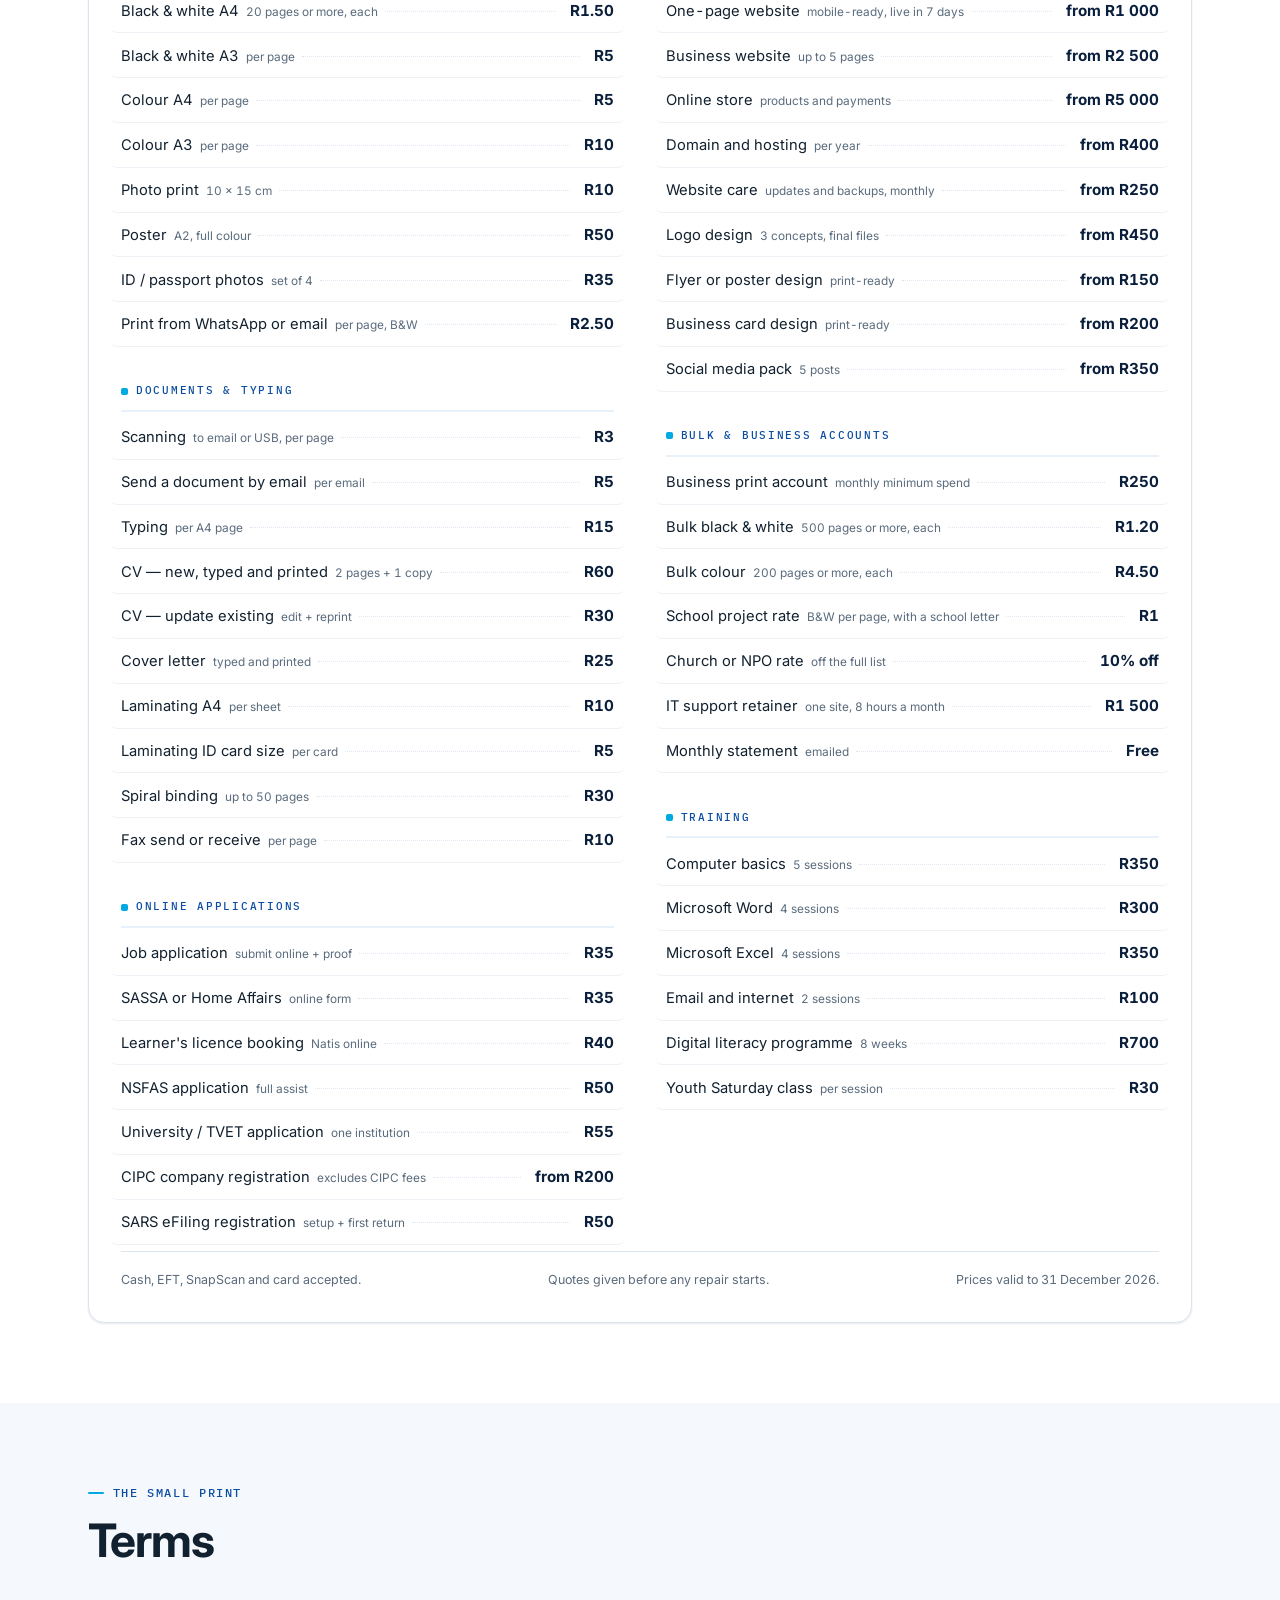
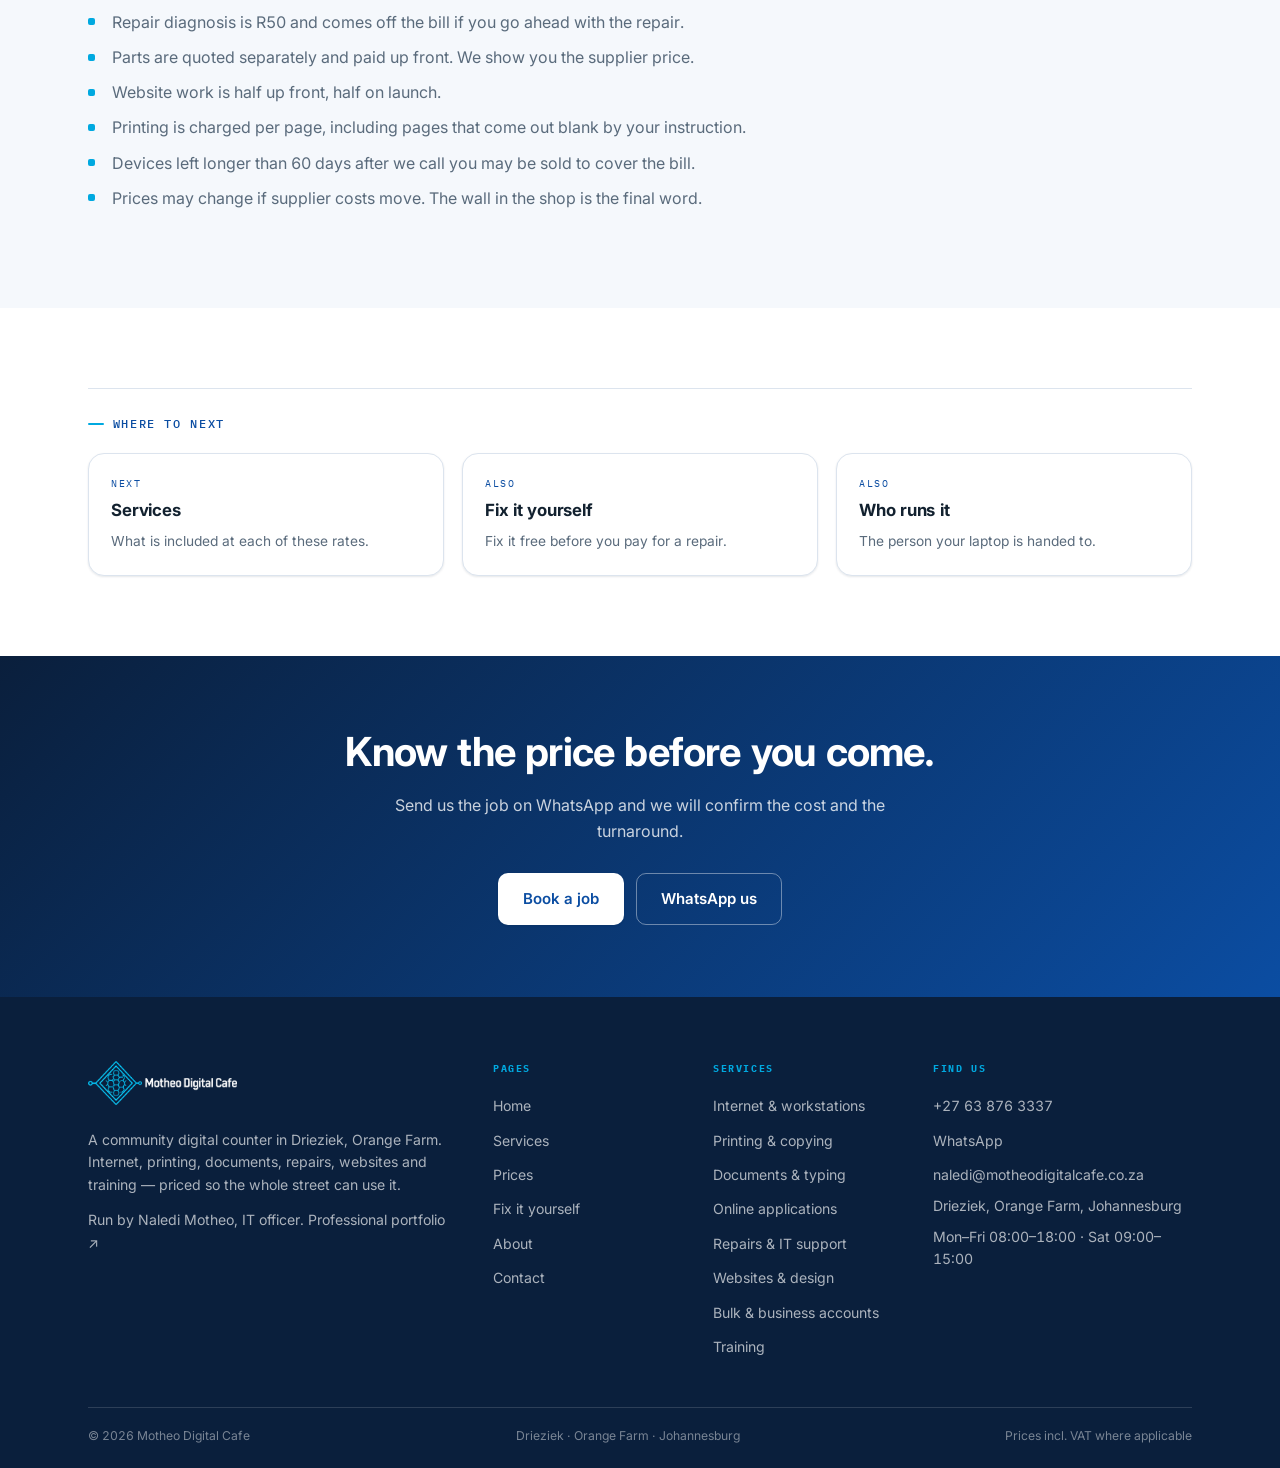
<file: prices/index.html>
<!DOCTYPE html>
<html lang="en-ZA">
<head>
<meta charset="utf-8">
<meta name="viewport" content="width=device-width,initial-scale=1">
<title>Prices — internet, printing, CVs &amp; repairs | Motheo Digital Cafe, Orange Farm</title>
<meta name="description" content="The full price list for Motheo Digital Cafe, Drieziek, Orange Farm. Internet from R3, printing from R2, repairs from R50, websites from R1 000.">
<meta name="theme-color" content="#0a0a0a">
<link rel="icon" href="/assets/favicon.ico" sizes="any">
<link rel="icon" type="image/png" href="/assets/favicon.png">
<link rel="apple-touch-icon" href="/assets/apple-touch-icon.png">
<meta property="og:title" content="Prices — internet, printing, CVs &amp; repairs | Motheo Digital Cafe, Orange Farm">
<meta property="og:description" content="The full price list for Motheo Digital Cafe, Drieziek, Orange Farm. Internet from R3, printing from R2, repairs from R50, websites from R1 000.">
<link rel="canonical" href="https://motheodigitalcafe.co.za/prices/">
<meta property="og:url" content="https://motheodigitalcafe.co.za/prices/">
<meta property="og:type" content="website">
<meta property="og:image" content="https://motheodigitalcafe.co.za/assets/og-image.jpg">
<meta property="og:image:width" content="1200">
<meta property="og:image:height" content="630">
<meta name="twitter:card" content="summary_large_image">
<link rel="preconnect" href="https://fonts.googleapis.com">
<link rel="preconnect" href="https://fonts.gstatic.com" crossorigin>
<link href="https://fonts.googleapis.com/css2?family=Inter:wght@400;500;600;700;800&family=IBM+Plex+Mono:wght@400;500&display=swap" rel="stylesheet">
<link rel="stylesheet" href="/style.css">
</head>
<body>
<a class="skip" href="#main">Skip to content</a>
<div class="devbar" role="status"><div class="devbar-in"><b>Still in development.</b> Some services aren&rsquo;t available yet and our contact details are being fixed.</div></div>
<header class="nav">
  <div class="nav-in">
    <a class="brand" href="/"><img src="/assets/logo-dark.png" alt="Motheo Digital Cafe" width="163" height="48"></a>
    <nav aria-label="Main"><ul class="nav-links" id="menu"><li><a href="/">Home</a></li><li><a href="/services/">Services</a></li><li><a href="/prices/" aria-current="page">Prices</a></li><li><a href="/fix/">Fix it yourself</a></li><li><a href="/about/">About</a></li><li><a href="/contact/">Contact</a></li></ul></nav>
    <a class="pill pill-solid pill-sm nav-cta" href="/contact/">Book a job</a>
    <button class="burger" id="burger" aria-label="Menu" aria-expanded="false" aria-controls="menu">
      <span></span><span></span><span></span></button>
  </div>
</header>
<main id="main">
<section class="hero">
  <div class="wrap">
    <p class="eyebrow on-ink">Tariff · 2026</p>
    <h1>The full price list, in one place.</h1>
    <p>Every service, every rate, in one place. What is printed here is what you pay at the
    counter. Ask before you order if you are not sure.</p>
    <div class="hero-cta">
      <a class="pill pill-invert" href="#internet-workstations">Jump to rates</a>
      <a class="pill pill-ghost" href="/fix/"><span>Fix it free first</span></a>
    </div>
  </div>
</section>
<div class="trustbar"><ul><li><span><b>Published pricing</b>Every rate on the wall, from R2 a page.</span></li><li><span><b>R50 diagnosis</b>Waived in full if you go ahead with the repair.</span></li><li><span><b>Run by an IT professional</b>IT Officer and IT student.</span></li><li><span><b>Drieziek, Orange Farm</b>Mon–Fri 08:00–18:00 · Sat 09:00–15:00.</span></li></ul></div>

<section class="sec">
  <div class="wrap">
    <div class="sec-head rv"><p class="eyebrow">All rates in rand</p>
      <h2 class="sec-title">Price list</h2>
      <p class="sec-sub">Bulk and school-project discounts are available on printing —
      just ask at the counter.</p></div>
    <div class="rv"><div class="board"><div class="board-cols"><div class="board-group" id="internet-workstations"><h3>Internet &amp; workstations</h3><div class="row"><span class="row-name"><span>Browsing</span><small>15 minutes</small></span><span class="row-price">R3</span></div><div class="row"><span class="row-name"><span>Browsing</span><small>30 minutes</small></span><span class="row-price">R5</span></div><div class="row"><span class="row-name"><span>Browsing</span><small>1 hour</small></span><span class="row-price">R10</span></div><div class="row"><span class="row-name"><span>Browsing</span><small>3 hours</small></span><span class="row-price">R25</span></div><div class="row"><span class="row-name"><span>Day pass</span><small>08:00 – close</small></span><span class="row-price">R50</span></div><div class="row"><span class="row-name"><span>WiFi voucher</span><small>1 GB, own device</small></span><span class="row-price">R10</span></div><div class="row"><span class="row-name"><span>WiFi voucher</span><small>3 GB, own device</small></span><span class="row-price">R25</span></div><div class="row"><span class="row-name"><span>Phone charging</span><small>per device</small></span><span class="row-price">Free with any purchase</span></div><div class="row"><span class="row-name"><span>Student rate</span><small>Mon–Thu before 14:00, per hour</small></span><span class="row-price">R5</span></div></div><div class="board-group" id="printing-copying"><h3>Printing &amp; copying</h3><div class="row"><span class="row-name"><span>Black &amp; white A4</span><small>per page</small></span><span class="row-price">R2</span></div><div class="row"><span class="row-name"><span>Black &amp; white A4</span><small>20 pages or more, each</small></span><span class="row-price">R1.50</span></div><div class="row"><span class="row-name"><span>Black &amp; white A3</span><small>per page</small></span><span class="row-price">R5</span></div><div class="row"><span class="row-name"><span>Colour A4</span><small>per page</small></span><span class="row-price">R5</span></div><div class="row"><span class="row-name"><span>Colour A3</span><small>per page</small></span><span class="row-price">R10</span></div><div class="row"><span class="row-name"><span>Photo print</span><small>10 × 15 cm</small></span><span class="row-price">R10</span></div><div class="row"><span class="row-name"><span>Poster</span><small>A2, full colour</small></span><span class="row-price">R50</span></div><div class="row"><span class="row-name"><span>ID / passport photos</span><small>set of 4</small></span><span class="row-price">R35</span></div><div class="row"><span class="row-name"><span>Print from WhatsApp or email</span><small>per page, B&amp;W</small></span><span class="row-price">R2.50</span></div></div><div class="board-group" id="documents-typing"><h3>Documents &amp; typing</h3><div class="row"><span class="row-name"><span>Scanning</span><small>to email or USB, per page</small></span><span class="row-price">R3</span></div><div class="row"><span class="row-name"><span>Send a document by email</span><small>per email</small></span><span class="row-price">R5</span></div><div class="row"><span class="row-name"><span>Typing</span><small>per A4 page</small></span><span class="row-price">R15</span></div><div class="row"><span class="row-name"><span>CV — new, typed and printed</span><small>2 pages + 1 copy</small></span><span class="row-price">R60</span></div><div class="row"><span class="row-name"><span>CV — update existing</span><small>edit + reprint</small></span><span class="row-price">R30</span></div><div class="row"><span class="row-name"><span>Cover letter</span><small>typed and printed</small></span><span class="row-price">R25</span></div><div class="row"><span class="row-name"><span>Laminating A4</span><small>per sheet</small></span><span class="row-price">R10</span></div><div class="row"><span class="row-name"><span>Laminating ID card size</span><small>per card</small></span><span class="row-price">R5</span></div><div class="row"><span class="row-name"><span>Spiral binding</span><small>up to 50 pages</small></span><span class="row-price">R30</span></div><div class="row"><span class="row-name"><span>Fax send or receive</span><small>per page</small></span><span class="row-price">R10</span></div></div><div class="board-group" id="online-applications"><h3>Online applications</h3><div class="row"><span class="row-name"><span>Job application</span><small>submit online + proof</small></span><span class="row-price">R35</span></div><div class="row"><span class="row-name"><span>SASSA or Home Affairs</span><small>online form</small></span><span class="row-price">R35</span></div><div class="row"><span class="row-name"><span>Learner's licence booking</span><small>Natis online</small></span><span class="row-price">R40</span></div><div class="row"><span class="row-name"><span>NSFAS application</span><small>full assist</small></span><span class="row-price">R50</span></div><div class="row"><span class="row-name"><span>University / TVET application</span><small>one institution</small></span><span class="row-price">R55</span></div><div class="row"><span class="row-name"><span>CIPC company registration</span><small>excludes CIPC fees</small></span><span class="row-price">from R200</span></div><div class="row"><span class="row-name"><span>SARS eFiling registration</span><small>setup + first return</small></span><span class="row-price">R50</span></div></div><div class="board-group" id="repairs-it-support"><h3>Repairs &amp; IT support</h3><div class="row"><span class="row-name"><span>Diagnosis</span><small>waived if you go ahead</small></span><span class="row-price">R50</span></div><div class="row"><span class="row-name"><span>Virus removal and clean-up</span><small>full scan + tune</small></span><span class="row-price">R180</span></div><div class="row"><span class="row-name"><span>Windows reinstall</span><small>incl. drivers and updates</small></span><span class="row-price">from R150</span></div><div class="row"><span class="row-name"><span>Software installation</span><small>Office and essentials</small></span><span class="row-price">from R100</span></div><div class="row"><span class="row-name"><span>RAM or SSD upgrade</span><small>labour only, part extra</small></span><span class="row-price">from R150</span></div><div class="row"><span class="row-name"><span>Battery replacement</span><small>labour only, part extra</small></span><span class="row-price">from R150</span></div><div class="row"><span class="row-name"><span>Laptop screen replacement</span><small>labour only, part extra</small></span><span class="row-price">from R250</span></div><div class="row"><span class="row-name"><span>Data recovery</span><small>working drive</small></span><span class="row-price">from R150</span></div><div class="row"><span class="row-name"><span>Printer or WiFi setup</span><small>at the shop</small></span><span class="row-price">R150</span></div><div class="row"><span class="row-name"><span>Callout in Orange Farm</span><small>plus the job</small></span><span class="row-price">R100</span></div></div><div class="board-group" id="websites-design"><h3>Websites &amp; design</h3><div class="row"><span class="row-name"><span>One-page website</span><small>mobile-ready, live in 7 days</small></span><span class="row-price">from R1 000</span></div><div class="row"><span class="row-name"><span>Business website</span><small>up to 5 pages</small></span><span class="row-price">from R2 500</span></div><div class="row"><span class="row-name"><span>Online store</span><small>products and payments</small></span><span class="row-price">from R5 000</span></div><div class="row"><span class="row-name"><span>Domain and hosting</span><small>per year</small></span><span class="row-price">from R400</span></div><div class="row"><span class="row-name"><span>Website care</span><small>updates and backups, monthly</small></span><span class="row-price">from R250</span></div><div class="row"><span class="row-name"><span>Logo design</span><small>3 concepts, final files</small></span><span class="row-price">from R450</span></div><div class="row"><span class="row-name"><span>Flyer or poster design</span><small>print-ready</small></span><span class="row-price">from R150</span></div><div class="row"><span class="row-name"><span>Business card design</span><small>print-ready</small></span><span class="row-price">from R200</span></div><div class="row"><span class="row-name"><span>Social media pack</span><small>5 posts</small></span><span class="row-price">from R350</span></div></div><div class="board-group" id="bulk-business-accounts"><h3>Bulk &amp; business accounts</h3><div class="row"><span class="row-name"><span>Business print account</span><small>monthly minimum spend</small></span><span class="row-price">R250</span></div><div class="row"><span class="row-name"><span>Bulk black &amp; white</span><small>500 pages or more, each</small></span><span class="row-price">R1.20</span></div><div class="row"><span class="row-name"><span>Bulk colour</span><small>200 pages or more, each</small></span><span class="row-price">R4.50</span></div><div class="row"><span class="row-name"><span>School project rate</span><small>B&amp;W per page, with a school letter</small></span><span class="row-price">R1</span></div><div class="row"><span class="row-name"><span>Church or NPO rate</span><small>off the full list</small></span><span class="row-price">10% off</span></div><div class="row"><span class="row-name"><span>IT support retainer</span><small>one site, 8 hours a month</small></span><span class="row-price">R1 500</span></div><div class="row"><span class="row-name"><span>Monthly statement</span><small>emailed</small></span><span class="row-price">Free</span></div></div><div class="board-group" id="training"><h3>Training</h3><div class="row"><span class="row-name"><span>Computer basics</span><small>5 sessions</small></span><span class="row-price">R350</span></div><div class="row"><span class="row-name"><span>Microsoft Word</span><small>4 sessions</small></span><span class="row-price">R300</span></div><div class="row"><span class="row-name"><span>Microsoft Excel</span><small>4 sessions</small></span><span class="row-price">R350</span></div><div class="row"><span class="row-name"><span>Email and internet</span><small>2 sessions</small></span><span class="row-price">R100</span></div><div class="row"><span class="row-name"><span>Digital literacy programme</span><small>8 weeks</small></span><span class="row-price">R700</span></div><div class="row"><span class="row-name"><span>Youth Saturday class</span><small>per session</small></span><span class="row-price">R30</span></div></div></div><div class="board-foot"><span>Cash, EFT, SnapScan and card accepted.</span><span>Quotes given before any repair starts.</span><span>Prices valid to 31 December 2026.</span></div></div></div>
  </div>
</section>

<section class="sec sec-fog">
  <div class="wrap">
    <div class="sec-head rv"><p class="eyebrow">The small print</p>
      <h2 class="sec-title">Terms</h2></div>
    <div class="prose rv">
      <ul>
        <li>Repair diagnosis is R50 and comes off the bill if you go ahead with the repair.</li>
        <li>Parts are quoted separately and paid up front. We show you the supplier price.</li>
        <li>Website work is half up front, half on launch.</li>
        <li>Printing is charged per page, including pages that come out blank by your instruction.</li>
        <li>Devices left longer than 60 days after we call you may be sold to cover the bill.</li>
        <li>Prices may change if supplier costs move. The wall in the shop is the final word.</li>
      </ul>
    </div>
  </div>
</section>

<section class="sec">
  <div class="wrap">
    <div class="xref rv">
      <p class="eyebrow">Where to next</p>
      <div class="xref-grid"><a class="xref-card" href="/services/"><em>Next</em><b>Services</b><span>What is included at each of these rates.</span></a><a class="xref-card" href="/fix/"><em>Also</em><b>Fix it yourself</b><span>Fix it free before you pay for a repair.</span></a><a class="xref-card" href="/about/"><em>Also</em><b>Who runs it</b><span>The person your laptop is handed to.</span></a></div>
    </div>
  </div>
</section>
<section class="band">
  <div class="wrap">
    <h2>Know the price before you come.</h2><p>Send us the job on WhatsApp and we will confirm the cost and the turnaround.</p>
    <div class="band-cta"><a class="pill pill-invert" href="/contact/">Book a job</a><a class="pill pill-ghost" href="https://wa.me/27638763337"><span>WhatsApp us</span></a></div>
  </div>
</section>
</main>
<footer class="foot">
  <div class="wrap">
    <div class="foot-grid">
      <div>
        <a href="/" class="foot-logo"><img src="/assets/logo-light.png" alt="Motheo Digital Cafe" width="163" height="48" loading="lazy"></a>
        <p>A community digital counter in Drieziek, Orange Farm. Internet, printing,
        documents, repairs, websites and training — priced so the whole street can use it.</p>
        <p style="margin-top:.8rem">Run by <a href="/about/">Naledi Motheo</a>,
        IT officer. <a href="https://motheotech.github.io/naledi-portfolio/" target="_blank" rel="noopener">Professional portfolio &#8599;</a></p>
      </div>
      <div><h4>Pages</h4><ul><li><a href="/">Home</a></li><li><a href="/services/">Services</a></li><li><a href="/prices/">Prices</a></li><li><a href="/fix/">Fix it yourself</a></li><li><a href="/about/">About</a></li><li><a href="/contact/">Contact</a></li></ul></div>
      <div><h4>Services</h4><ul><li><a href="/services/">Internet &amp; workstations</a></li><li><a href="/services/">Printing &amp; copying</a></li><li><a href="/services/">Documents &amp; typing</a></li><li><a href="/services/">Online applications</a></li><li><a href="/services/">Repairs &amp; IT support</a></li><li><a href="/services/">Websites &amp; design</a></li><li><a href="/services/">Bulk &amp; business accounts</a></li><li><a href="/services/">Training</a></li></ul></div>
      <div>
        <h4>Find us</h4>
        <ul>
          <li><a href="tel:+27638763337">+27 63 876 3337</a></li>
          <li><a href="https://wa.me/27638763337">WhatsApp</a></li>
          <li><a href="mailto:naledi@motheodigitalcafe.co.za">naledi@motheodigitalcafe.co.za</a></li>
          <li><p>Drieziek, Orange Farm, Johannesburg</p></li>
          <li><p>Mon–Fri 08:00–18:00 · Sat 09:00–15:00</p></li>
        </ul>
      </div>
    </div>
    <div class="foot-bottom">
      <span>&copy; 2026 Motheo Digital Cafe</span>
      <span>Drieziek · Orange Farm · Johannesburg</span>
      <span>Prices incl. VAT where applicable</span>
    </div>
  </div>
</footer>
<script src="/site.js" defer></script>
</body>
</html>
</file>
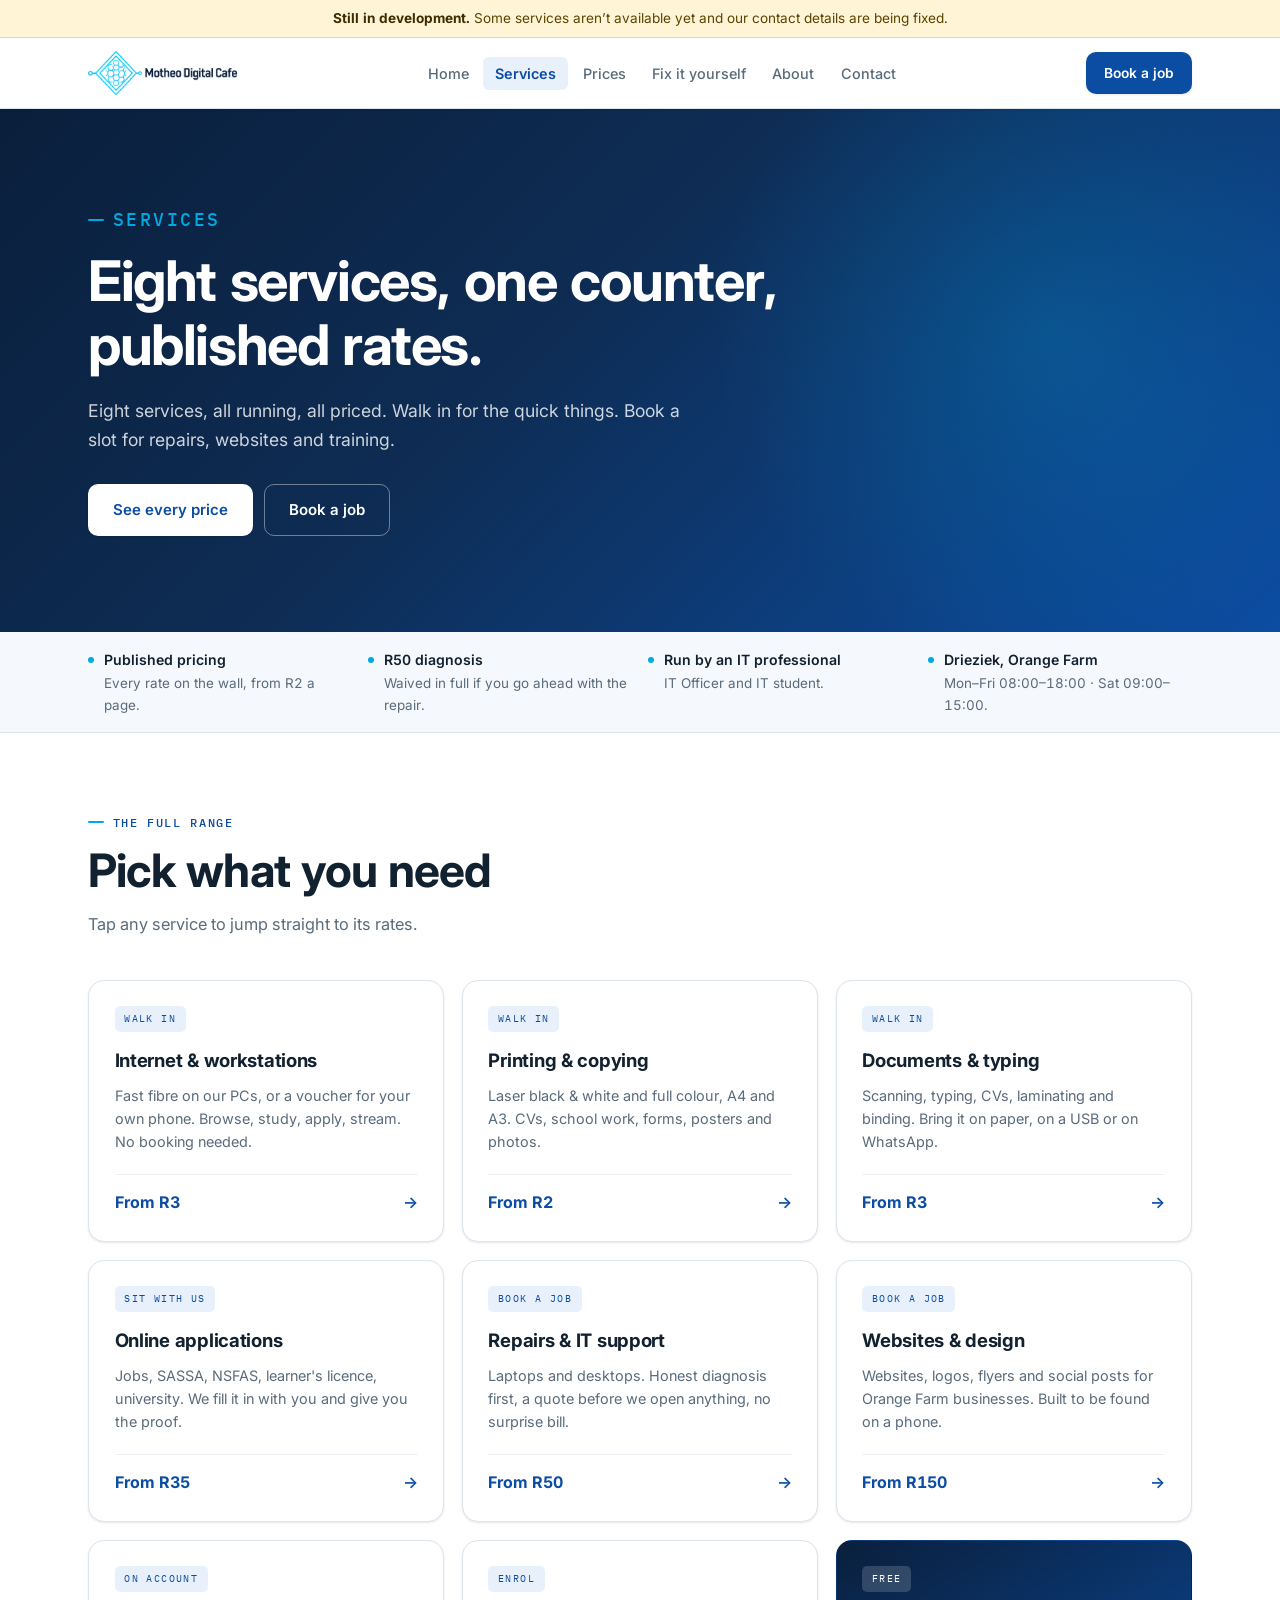
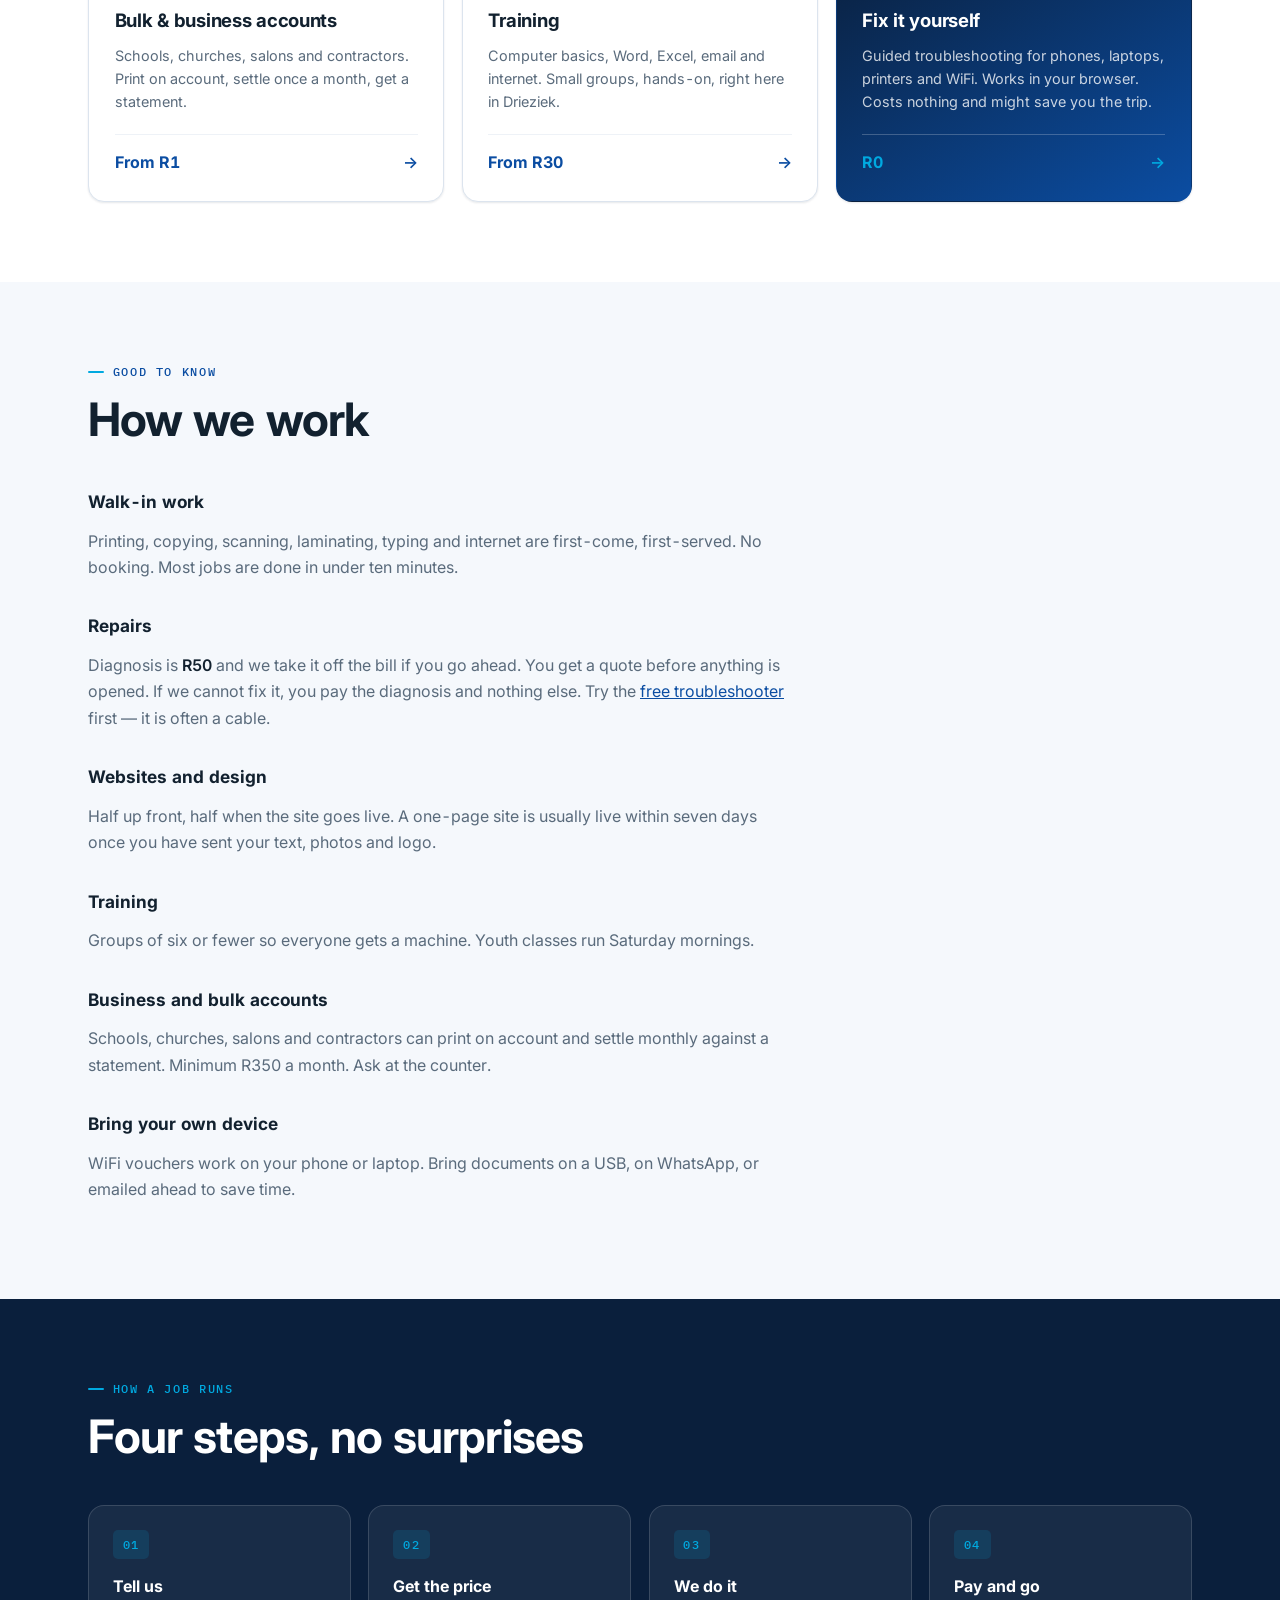
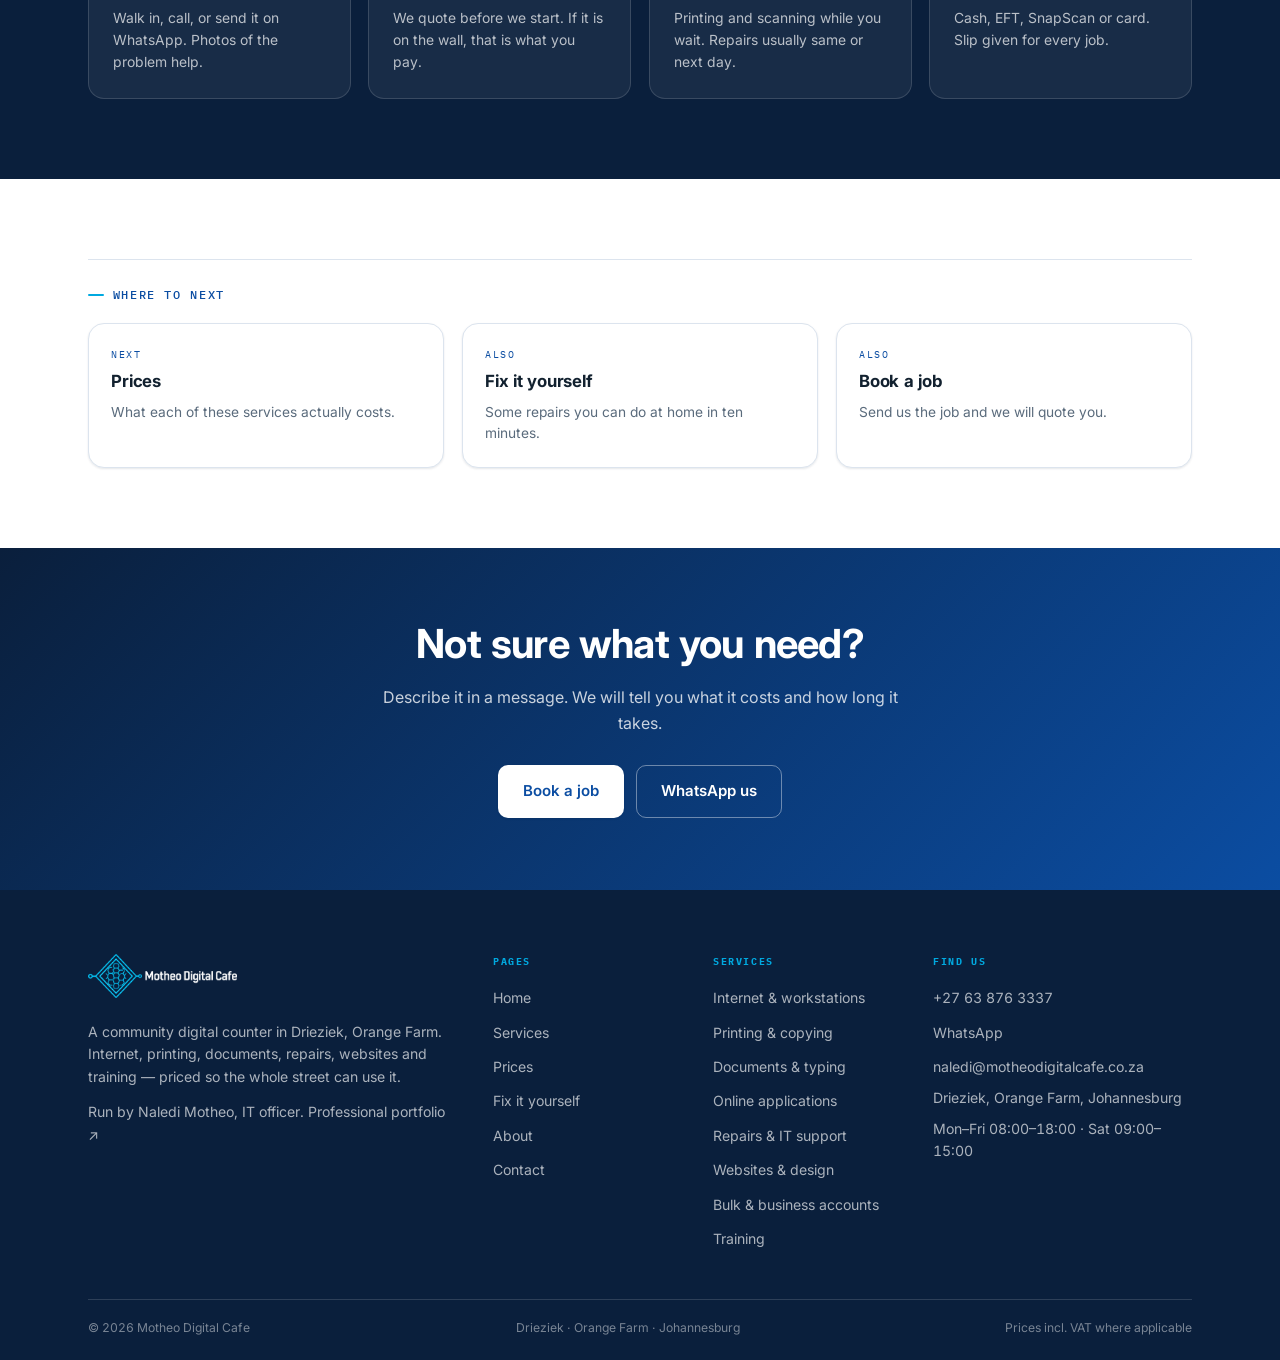
<file: services/index.html>
<!DOCTYPE html>
<html lang="en-ZA">
<head>
<meta charset="utf-8">
<meta name="viewport" content="width=device-width,initial-scale=1">
<title>Services — internet, printing, repairs &amp; websites | Motheo Digital Cafe, Orange Farm</title>
<meta name="description" content="All eight services at Motheo Digital Cafe in Drieziek, Orange Farm: internet, printing, documents, online applications, repairs, websites, business accounts and training.">
<meta name="theme-color" content="#0a0a0a">
<link rel="icon" href="/assets/favicon.ico" sizes="any">
<link rel="icon" type="image/png" href="/assets/favicon.png">
<link rel="apple-touch-icon" href="/assets/apple-touch-icon.png">
<meta property="og:title" content="Services — internet, printing, repairs &amp; websites | Motheo Digital Cafe, Orange Farm">
<meta property="og:description" content="All eight services at Motheo Digital Cafe in Drieziek, Orange Farm: internet, printing, documents, online applications, repairs, websites, business accounts and training.">
<link rel="canonical" href="https://motheodigitalcafe.co.za/services/">
<meta property="og:url" content="https://motheodigitalcafe.co.za/services/">
<meta property="og:type" content="website">
<meta property="og:image" content="https://motheodigitalcafe.co.za/assets/og-image.jpg">
<meta property="og:image:width" content="1200">
<meta property="og:image:height" content="630">
<meta name="twitter:card" content="summary_large_image">
<link rel="preconnect" href="https://fonts.googleapis.com">
<link rel="preconnect" href="https://fonts.gstatic.com" crossorigin>
<link href="https://fonts.googleapis.com/css2?family=Inter:wght@400;500;600;700;800&family=IBM+Plex+Mono:wght@400;500&display=swap" rel="stylesheet">
<link rel="stylesheet" href="/style.css">
</head>
<body>
<a class="skip" href="#main">Skip to content</a>
<div class="devbar" role="status"><div class="devbar-in"><b>Still in development.</b> Some services aren&rsquo;t available yet and our contact details are being fixed.</div></div>
<header class="nav">
  <div class="nav-in">
    <a class="brand" href="/"><img src="/assets/logo-dark.png" alt="Motheo Digital Cafe" width="163" height="48"></a>
    <nav aria-label="Main"><ul class="nav-links" id="menu"><li><a href="/">Home</a></li><li><a href="/services/" aria-current="page">Services</a></li><li><a href="/prices/">Prices</a></li><li><a href="/fix/">Fix it yourself</a></li><li><a href="/about/">About</a></li><li><a href="/contact/">Contact</a></li></ul></nav>
    <a class="pill pill-solid pill-sm nav-cta" href="/contact/">Book a job</a>
    <button class="burger" id="burger" aria-label="Menu" aria-expanded="false" aria-controls="menu">
      <span></span><span></span><span></span></button>
  </div>
</header>
<main id="main">
<section class="hero">
  <div class="wrap">
    <p class="eyebrow on-ink">Services</p>
    <h1>Eight services, one counter, published rates.</h1>
    <p>Eight services, all running, all priced. Walk in for the quick things.
    Book a slot for repairs, websites and training.</p>
    <div class="hero-cta">
      <a class="pill pill-invert" href="/prices/">See every price</a>
      <a class="pill pill-ghost" href="/contact/"><span>Book a job</span></a>
    </div>
  </div>
</section>
<div class="trustbar"><ul><li><span><b>Published pricing</b>Every rate on the wall, from R2 a page.</span></li><li><span><b>R50 diagnosis</b>Waived in full if you go ahead with the repair.</span></li><li><span><b>Run by an IT professional</b>IT Officer and IT student.</span></li><li><span><b>Drieziek, Orange Farm</b>Mon–Fri 08:00–18:00 · Sat 09:00–15:00.</span></li></ul></div>

<section class="sec">
  <div class="wrap">
    <div class="sec-head rv"><p class="eyebrow">The full range</p>
      <h2 class="sec-title">Pick what you need</h2>
      <p class="sec-sub">Tap any service to jump straight to its rates.</p></div>
    <div class="rv"><div class="svc-grid"><a class="svc" href="/prices/#internet-workstations"><span class="svc-kicker">Walk in</span>
        <h3>Internet &amp; workstations</h3><p>Fast fibre on our PCs, or a voucher for your own phone. Browse, study, apply, stream. No booking needed.</p><span class="svc-foot"><span class="svc-from">From R3</span>
        <span class="svc-arrow" aria-hidden="true">&rarr;</span></span></a><a class="svc" href="/prices/#printing-copying"><span class="svc-kicker">Walk in</span>
        <h3>Printing &amp; copying</h3><p>Laser black &amp; white and full colour, A4 and A3. CVs, school work, forms, posters and photos.</p><span class="svc-foot"><span class="svc-from">From R2</span>
        <span class="svc-arrow" aria-hidden="true">&rarr;</span></span></a><a class="svc" href="/prices/#documents-typing"><span class="svc-kicker">Walk in</span>
        <h3>Documents &amp; typing</h3><p>Scanning, typing, CVs, laminating and binding. Bring it on paper, on a USB or on WhatsApp.</p><span class="svc-foot"><span class="svc-from">From R3</span>
        <span class="svc-arrow" aria-hidden="true">&rarr;</span></span></a><a class="svc" href="/prices/#online-applications"><span class="svc-kicker">Sit with us</span>
        <h3>Online applications</h3><p>Jobs, SASSA, NSFAS, learner's licence, university. We fill it in with you and give you the proof.</p><span class="svc-foot"><span class="svc-from">From R35</span>
        <span class="svc-arrow" aria-hidden="true">&rarr;</span></span></a><a class="svc" href="/prices/#repairs-it-support"><span class="svc-kicker">Book a job</span>
        <h3>Repairs &amp; IT support</h3><p>Laptops and desktops. Honest diagnosis first, a quote before we open anything, no surprise bill.</p><span class="svc-foot"><span class="svc-from">From R50</span>
        <span class="svc-arrow" aria-hidden="true">&rarr;</span></span></a><a class="svc" href="/prices/#websites-design"><span class="svc-kicker">Book a job</span>
        <h3>Websites &amp; design</h3><p>Websites, logos, flyers and social posts for Orange Farm businesses. Built to be found on a phone.</p><span class="svc-foot"><span class="svc-from">From R150</span>
        <span class="svc-arrow" aria-hidden="true">&rarr;</span></span></a><a class="svc" href="/prices/#bulk-business-accounts"><span class="svc-kicker">On account</span>
        <h3>Bulk &amp; business accounts</h3><p>Schools, churches, salons and contractors. Print on account, settle once a month, get a statement.</p><span class="svc-foot"><span class="svc-from">From R1</span>
        <span class="svc-arrow" aria-hidden="true">&rarr;</span></span></a><a class="svc" href="/prices/#training"><span class="svc-kicker">Enrol</span>
        <h3>Training</h3><p>Computer basics, Word, Excel, email and internet. Small groups, hands-on, right here in Drieziek.</p><span class="svc-foot"><span class="svc-from">From R30</span>
        <span class="svc-arrow" aria-hidden="true">&rarr;</span></span></a><a class="svc svc-cta" href="/fix/">
        <span class="svc-kicker">Free</span><h3>Fix it yourself</h3>
        <p>Guided troubleshooting for phones, laptops, printers and WiFi. Works in
        your browser. Costs nothing and might save you the trip.</p>
        <span class="svc-foot"><span class="svc-from">R0</span>
        <span class="svc-arrow" aria-hidden="true">&rarr;</span></span></a></div></div>
  </div>
</section>

<section class="sec sec-fog">
  <div class="wrap">
    <div class="sec-head rv"><p class="eyebrow">Good to know</p>
      <h2 class="sec-title">How we work</h2></div>
    <div class="prose rv">
      <h3>Walk-in work</h3>
      <p>Printing, copying, scanning, laminating, typing and internet are first-come,
      first-served. No booking. Most jobs are done in under ten minutes.</p>
      <h3>Repairs</h3>
      <p>Diagnosis is <strong>R50</strong> and we take it off the bill if you go ahead. You get
      a quote before anything is opened. If we cannot fix it, you pay the diagnosis and
      nothing else. Try the <a href="/fix/">free troubleshooter</a> first — it is often
      a cable.</p>
      <h3>Websites and design</h3>
      <p>Half up front, half when the site goes live. A one-page site is usually live within
      seven days once you have sent your text, photos and logo.</p>
      <h3>Training</h3>
      <p>Groups of six or fewer so everyone gets a machine. Youth classes run Saturday
      mornings.</p>
      <h3>Business and bulk accounts</h3>
      <p>Schools, churches, salons and contractors can print on account and settle monthly
      against a statement. Minimum R350 a month. Ask at the counter.</p>
      <h3>Bring your own device</h3>
      <p>WiFi vouchers work on your phone or laptop. Bring documents on a USB, on WhatsApp,
      or emailed ahead to save time.</p>
    </div>
  </div>
</section>

<section class="sec sec-ink">
  <div class="wrap">
    <div class="sec-head rv"><p class="eyebrow on-ink">How a job runs</p>
      <h2 class="sec-title">Four steps, no surprises</h2></div>
    <div class="steps rv">
      <div class="step"><span class="step-n">01</span><h3>Tell us</h3>
        <p>Walk in, call, or send it on WhatsApp. Photos of the problem help.</p></div>
      <div class="step"><span class="step-n">02</span><h3>Get the price</h3>
        <p>We quote before we start. If it is on the wall, that is what you pay.</p></div>
      <div class="step"><span class="step-n">03</span><h3>We do it</h3>
        <p>Printing and scanning while you wait. Repairs usually same or next day.</p></div>
      <div class="step"><span class="step-n">04</span><h3>Pay and go</h3>
        <p>Cash, EFT, SnapScan or card. Slip given for every job.</p></div>
    </div>
  </div>
</section>

<section class="sec">
  <div class="wrap">
    <div class="xref rv">
      <p class="eyebrow">Where to next</p>
      <div class="xref-grid"><a class="xref-card" href="/prices/"><em>Next</em><b>Prices</b><span>What each of these services actually costs.</span></a><a class="xref-card" href="/fix/"><em>Also</em><b>Fix it yourself</b><span>Some repairs you can do at home in ten minutes.</span></a><a class="xref-card" href="/contact/"><em>Also</em><b>Book a job</b><span>Send us the job and we will quote you.</span></a></div>
    </div>
  </div>
</section>
<section class="band">
  <div class="wrap">
    <h2>Not sure what you need?</h2><p>Describe it in a message. We will tell you what it costs and how long it takes.</p>
    <div class="band-cta"><a class="pill pill-invert" href="/contact/">Book a job</a><a class="pill pill-ghost" href="https://wa.me/27638763337"><span>WhatsApp us</span></a></div>
  </div>
</section>
</main>
<footer class="foot">
  <div class="wrap">
    <div class="foot-grid">
      <div>
        <a href="/" class="foot-logo"><img src="/assets/logo-light.png" alt="Motheo Digital Cafe" width="163" height="48" loading="lazy"></a>
        <p>A community digital counter in Drieziek, Orange Farm. Internet, printing,
        documents, repairs, websites and training — priced so the whole street can use it.</p>
        <p style="margin-top:.8rem">Run by <a href="/about/">Naledi Motheo</a>,
        IT officer. <a href="https://motheotech.github.io/naledi-portfolio/" target="_blank" rel="noopener">Professional portfolio &#8599;</a></p>
      </div>
      <div><h4>Pages</h4><ul><li><a href="/">Home</a></li><li><a href="/services/">Services</a></li><li><a href="/prices/">Prices</a></li><li><a href="/fix/">Fix it yourself</a></li><li><a href="/about/">About</a></li><li><a href="/contact/">Contact</a></li></ul></div>
      <div><h4>Services</h4><ul><li><a href="/services/">Internet &amp; workstations</a></li><li><a href="/services/">Printing &amp; copying</a></li><li><a href="/services/">Documents &amp; typing</a></li><li><a href="/services/">Online applications</a></li><li><a href="/services/">Repairs &amp; IT support</a></li><li><a href="/services/">Websites &amp; design</a></li><li><a href="/services/">Bulk &amp; business accounts</a></li><li><a href="/services/">Training</a></li></ul></div>
      <div>
        <h4>Find us</h4>
        <ul>
          <li><a href="tel:+27638763337">+27 63 876 3337</a></li>
          <li><a href="https://wa.me/27638763337">WhatsApp</a></li>
          <li><a href="mailto:naledi@motheodigitalcafe.co.za">naledi@motheodigitalcafe.co.za</a></li>
          <li><p>Drieziek, Orange Farm, Johannesburg</p></li>
          <li><p>Mon–Fri 08:00–18:00 · Sat 09:00–15:00</p></li>
        </ul>
      </div>
    </div>
    <div class="foot-bottom">
      <span>&copy; 2026 Motheo Digital Cafe</span>
      <span>Drieziek · Orange Farm · Johannesburg</span>
      <span>Prices incl. VAT where applicable</span>
    </div>
  </div>
</footer>
<script src="/site.js" defer></script>
</body>
</html>
</file>
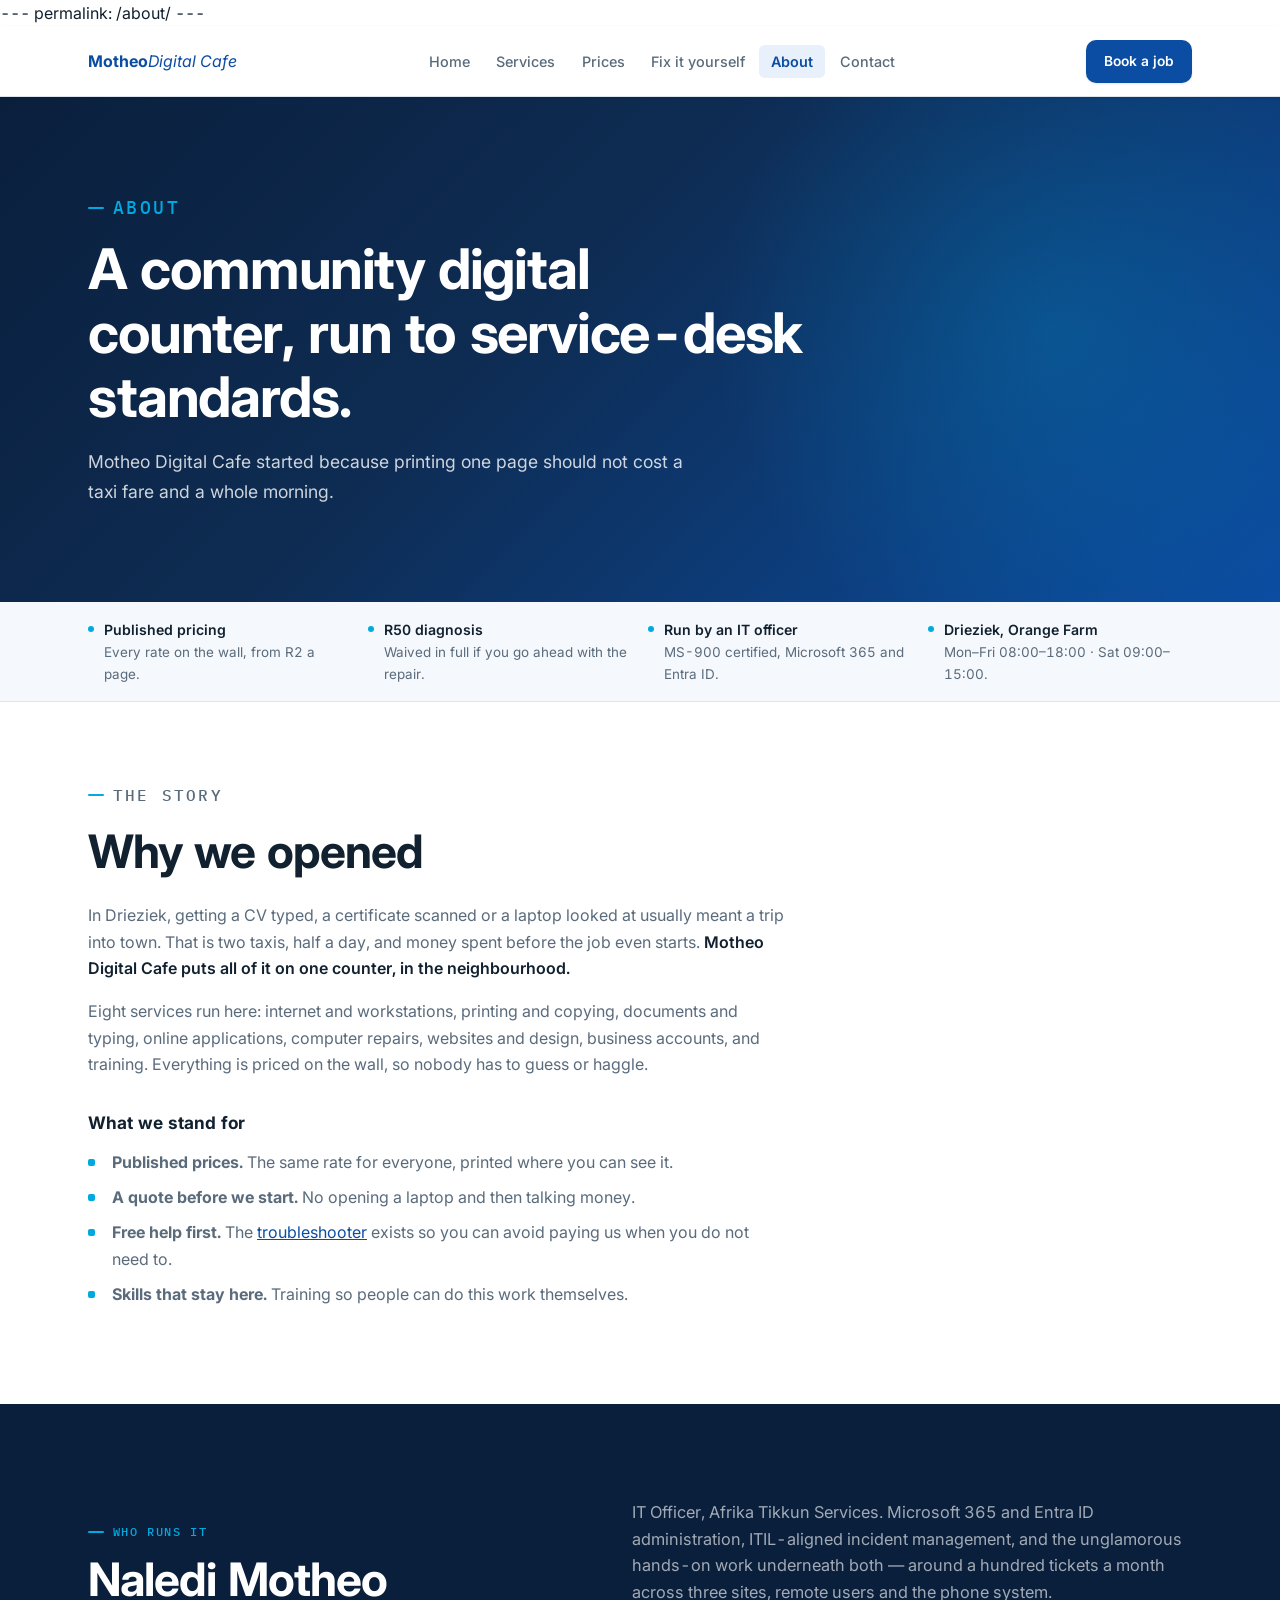
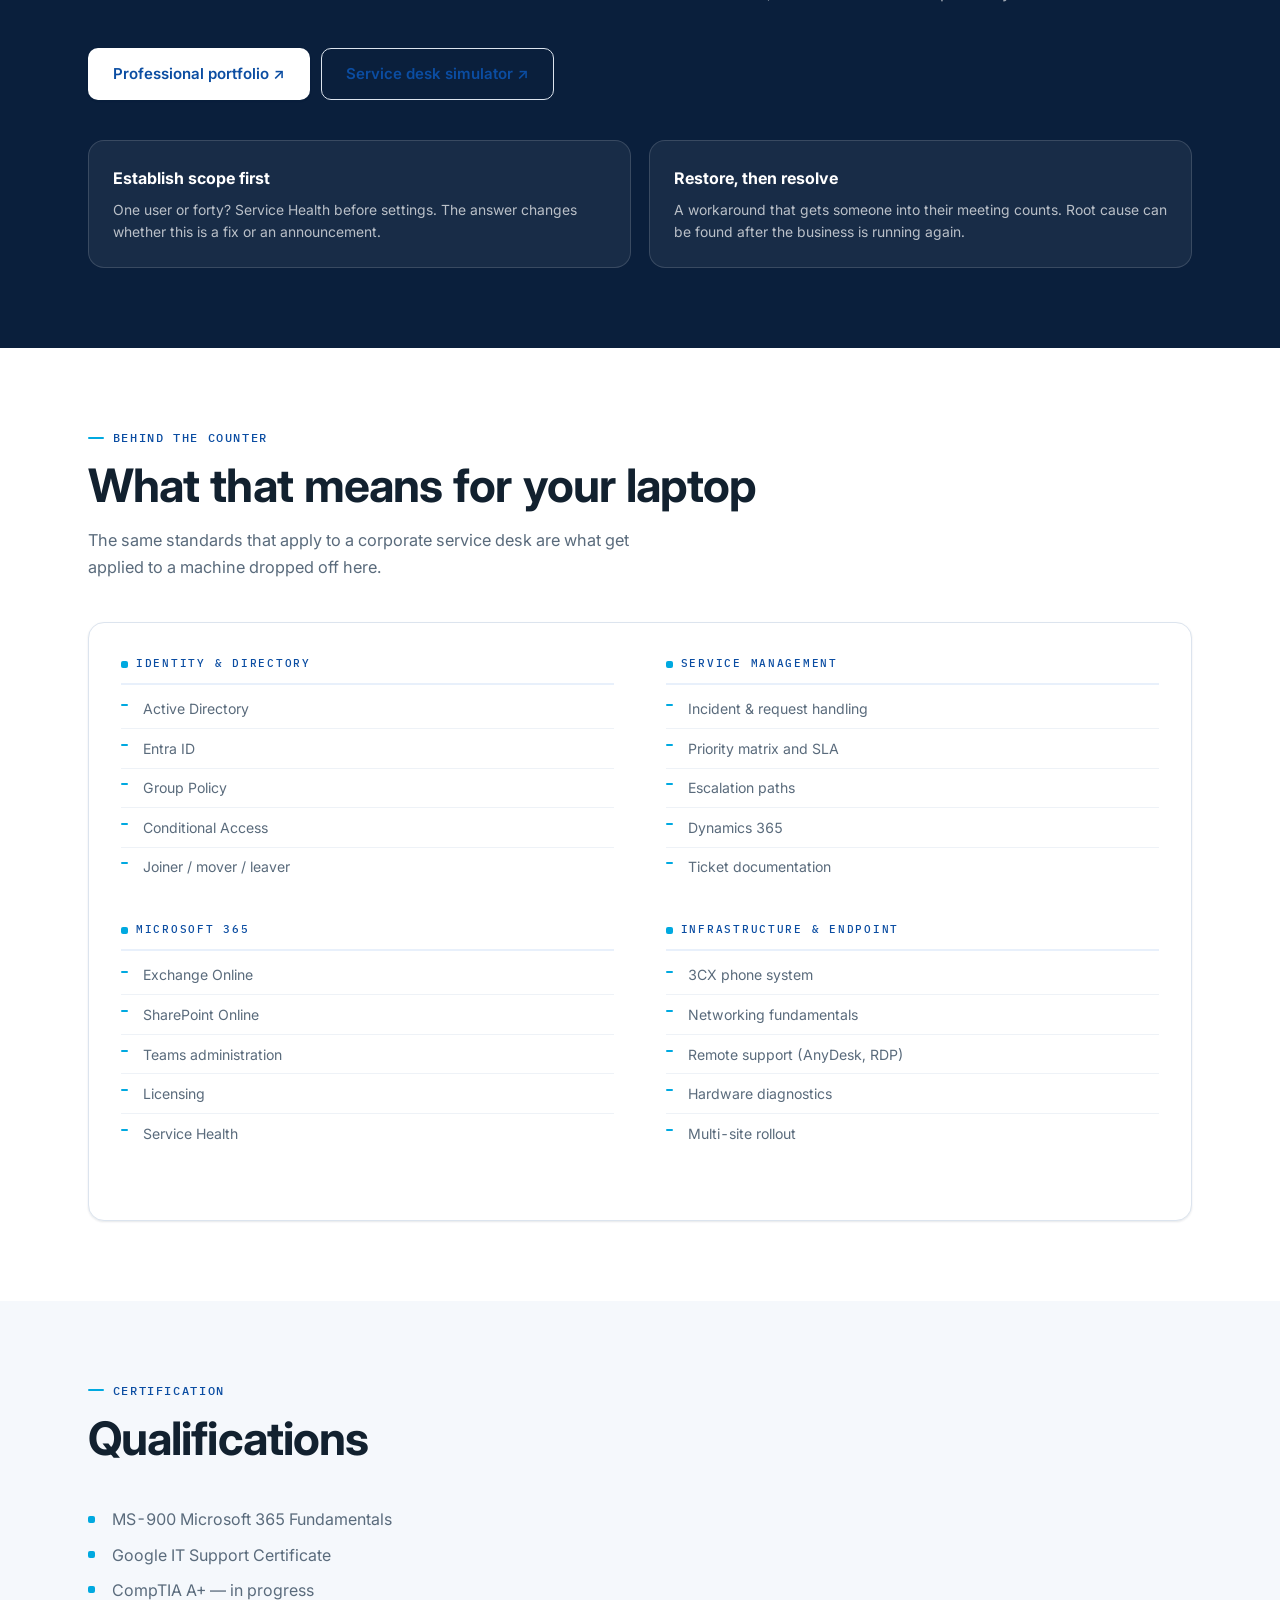
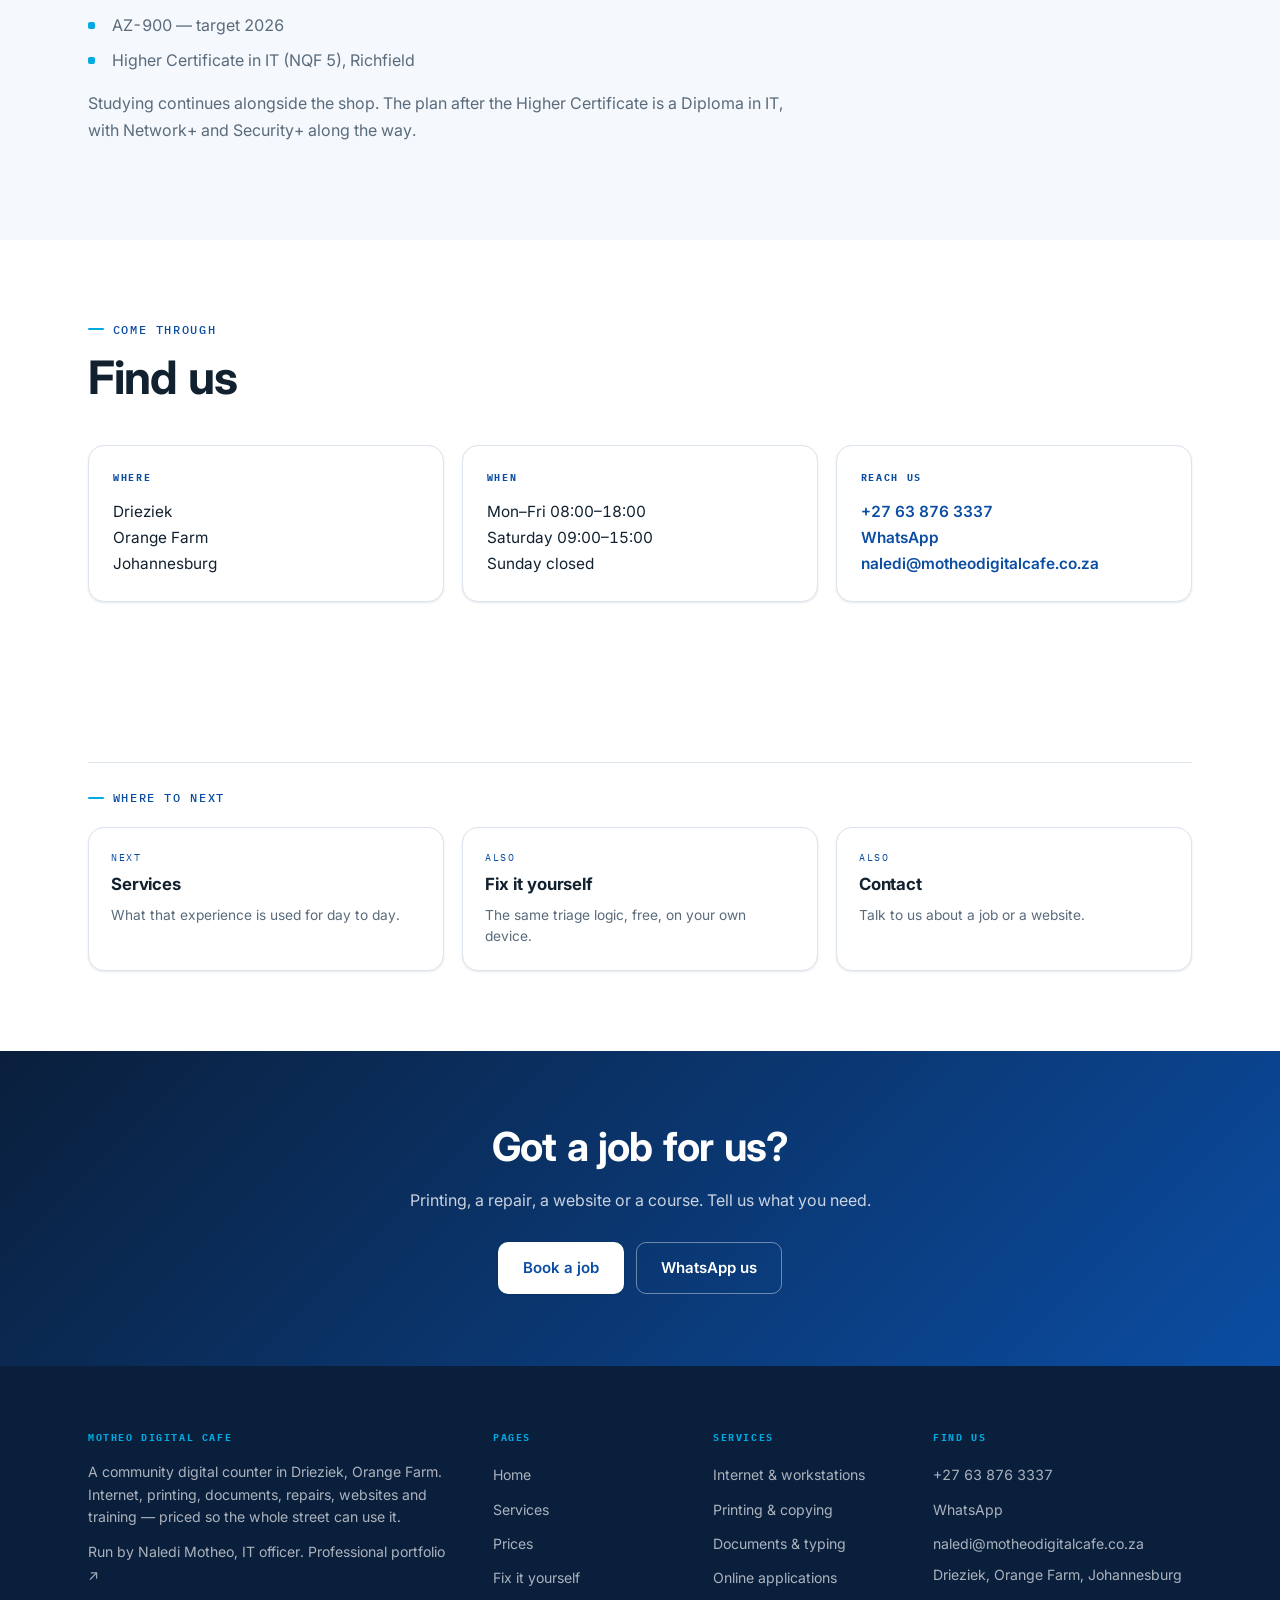
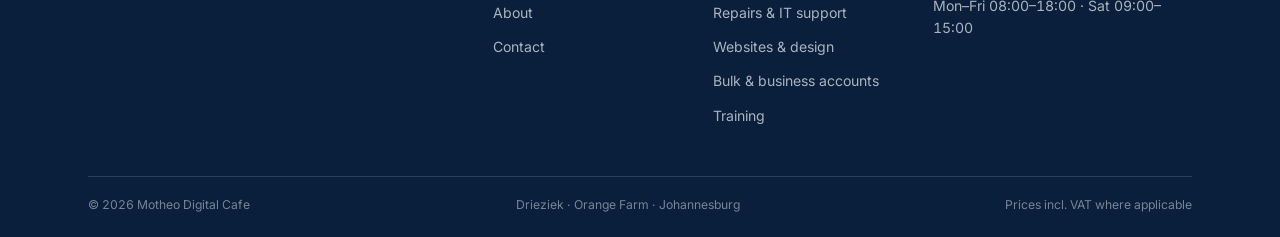
<file: about.html>
---
permalink: /about/
---
<!DOCTYPE html>
<html lang="en-ZA">
<head>
<meta charset="utf-8">
<meta name="viewport" content="width=device-width,initial-scale=1">
<title>About — Motheo Digital Cafe</title>
<meta name="description" content="Motheo Digital Cafe is a community digital counter in Drieziek, Orange Farm, run by Naledi Motheo, an IT officer working in Microsoft 365 and Entra ID administration.">
<meta name="theme-color" content="#0a0a0a">
<link rel="icon" href="assets/favicon.png">
<meta property="og:title" content="About — Motheo Digital Cafe">
<meta property="og:description" content="Motheo Digital Cafe is a community digital counter in Drieziek, Orange Farm, run by Naledi Motheo, an IT officer working in Microsoft 365 and Entra ID administration.">
<meta property="og:type" content="website">
<link rel="preconnect" href="https://fonts.googleapis.com">
<link rel="preconnect" href="https://fonts.gstatic.com" crossorigin>
<link href="https://fonts.googleapis.com/css2?family=Inter:wght@400;500;600;700;800&family=IBM+Plex+Mono:wght@400;500&display=swap" rel="stylesheet">
<link rel="stylesheet" href="style.css">
</head>
<body>
<a class="skip" href="#main">Skip to content</a>
<header class="nav">
  <div class="nav-in">
    <a class="brand" href="/"><b>Motheo</b><i>Digital Cafe</i></a>
    <nav aria-label="Main"><ul class="nav-links" id="menu"><li><a href="/">Home</a></li><li><a href="/services/">Services</a></li><li><a href="/prices/">Prices</a></li><li><a href="/fix/">Fix it yourself</a></li><li><a href="/about/" aria-current="page">About</a></li><li><a href="/contact/">Contact</a></li></ul></nav>
    <a class="pill pill-solid pill-sm nav-cta" href="/contact/">Book a job</a>
    <button class="burger" id="burger" aria-label="Menu" aria-expanded="false" aria-controls="menu">
      <span></span><span></span><span></span></button>
  </div>
</header>
<main id="main">
<section class="hero">
  <div class="wrap">
    <p class="eyebrow on-ink">About</p>
    <h1>A community digital counter, run to service-desk standards.</h1>
    <p>Motheo Digital Cafe started because printing one page should not cost a taxi fare
    and a whole morning.</p>
  </div>
</section>
<div class="trustbar"><ul><li><span><b>Published pricing</b>Every rate on the wall, from R2 a page.</span></li><li><span><b>R50 diagnosis</b>Waived in full if you go ahead with the repair.</span></li><li><span><b>Run by an IT officer</b>MS-900 certified, Microsoft 365 and Entra ID.</span></li><li><span><b>Drieziek, Orange Farm</b>Mon–Fri 08:00–18:00 · Sat 09:00–15:00.</span></li></ul></div>

<section class="sec">
  <div class="wrap">
    <div class="prose rv">
      <p class="eyebrow">The story</p>
      <h2 class="sec-title" style="margin-bottom:1.5rem">Why we opened</h2>
      <p>In Drieziek, getting a CV typed, a certificate scanned or a laptop looked at usually
      meant a trip into town. That is two taxis, half a day, and money spent before the job
      even starts. <strong>Motheo Digital Cafe puts all of it on one counter, in the
      neighbourhood.</strong></p>
      <p>Eight services run here: internet and workstations, printing and copying, documents
      and typing, online applications, computer repairs, websites and design, business
      accounts, and training. Everything is priced on the wall, so nobody has to guess
      or haggle.</p>
      <h3>What we stand for</h3>
      <ul>
        <li><strong>Published prices.</strong> The same rate for everyone, printed where you can see it.</li>
        <li><strong>A quote before we start.</strong> No opening a laptop and then talking money.</li>
        <li><strong>Free help first.</strong> The <a href="/fix/">troubleshooter</a> exists so you can
        avoid paying us when you do not need to.</li>
        <li><strong>Skills that stay here.</strong> Training so people can do this work themselves.</li>
      </ul>
    </div>
  </div>
</section>

<section class="sec sec-ink">
  <div class="wrap">
    <div class="sec-head sec-head-row rv">
      <div><p class="eyebrow on-ink">Who runs it</p>
        <h2 class="sec-title">Naledi Motheo</h2></div>
      <p class="sec-sub" style="color:rgba(255,255,255,.62)">IT Officer, Afrika Tikkun Services.
      Microsoft 365 and Entra ID administration, ITIL-aligned incident management, and the
      unglamorous hands-on work underneath both — around a hundred tickets a month across
      three sites, remote users and the phone system.</p>
    </div>
    <div class="rv" style="display:flex;flex-wrap:wrap;gap:.7rem;margin-bottom:2.5rem">
      <a class="pill pill-invert" href="https://motheotech.github.io/naledi-portfolio/" target="_blank" rel="noopener">Professional portfolio &#8599;</a>
      <a class="pill pill-ghost" href="https://servicedesk-simulator.com/" target="_blank" rel="noopener"><span>Service desk simulator &#8599;</span></a>
    </div>
    <div class="steps rv" style="grid-template-columns:repeat(2,1fr)">
      <div class="step"><h3 style="margin-top:0">Establish scope first</h3>
        <p>One user or forty? Service Health before settings. The answer changes whether
        this is a fix or an announcement.</p></div>
      <div class="step"><h3 style="margin-top:0">Restore, then resolve</h3>
        <p>A workaround that gets someone into their meeting counts. Root cause can be found
        after the business is running again.</p></div>
    </div>
  </div>
</section>

<section class="sec">
  <div class="wrap">
    <div class="sec-head rv"><p class="eyebrow">Behind the counter</p>
      <h2 class="sec-title">What that means for your laptop</h2>
      <p class="sec-sub">The same standards that apply to a corporate service desk are what
      get applied to a machine dropped off here.</p></div>
    <div class="board rv"><div class="board-cols"><div class="board-group"><h3>Identity &amp; directory</h3><ul class="caps"><li>Active Directory</li><li>Entra ID</li><li>Group Policy</li><li>Conditional Access</li><li>Joiner / mover / leaver</li></ul></div><div class="board-group"><h3>Microsoft 365</h3><ul class="caps"><li>Exchange Online</li><li>SharePoint Online</li><li>Teams administration</li><li>Licensing</li><li>Service Health</li></ul></div><div class="board-group"><h3>Service management</h3><ul class="caps"><li>Incident &amp; request handling</li><li>Priority matrix and SLA</li><li>Escalation paths</li><li>Dynamics 365</li><li>Ticket documentation</li></ul></div><div class="board-group"><h3>Infrastructure &amp; endpoint</h3><ul class="caps"><li>3CX phone system</li><li>Networking fundamentals</li><li>Remote support (AnyDesk, RDP)</li><li>Hardware diagnostics</li><li>Multi-site rollout</li></ul></div></div></div>
  </div>
</section>

<section class="sec sec-fog">
  <div class="wrap">
    <div class="sec-head rv"><p class="eyebrow">Certification</p>
      <h2 class="sec-title">Qualifications</h2></div>
    <div class="prose rv"><ul><li>MS-900 Microsoft 365 Fundamentals</li><li>Google IT Support Certificate</li><li>CompTIA A+ — in progress</li><li>AZ-900 — target 2026</li><li>Higher Certificate in IT (NQF 5), Richfield</li></ul>
      <p>Studying continues alongside the shop. The plan after the Higher Certificate is a
      Diploma in IT, with Network+ and Security+ along the way.</p></div>
  </div>
</section>

<section class="sec">
  <div class="wrap">
    <div class="sec-head rv"><p class="eyebrow">Come through</p>
      <h2 class="sec-title">Find us</h2></div>
    <div class="visit rv">
      <div><h3>Where</h3><p>Drieziek<br>Orange Farm<br>Johannesburg</p></div>
      <div><h3>When</h3><p>Mon–Fri 08:00–18:00<br>Saturday 09:00–15:00<br>Sunday closed</p></div>
      <div><h3>Reach us</h3><p><a href="tel:+27638763337">+27 63 876 3337</a><br>
        <a href="https://wa.me/27638763337">WhatsApp</a><br><a href="mailto:naledi@motheodigitalcafe.co.za">naledi@motheodigitalcafe.co.za</a></p></div>
    </div>
  </div>
</section>

<section class="sec">
  <div class="wrap">
    <div class="xref rv">
      <p class="eyebrow">Where to next</p>
      <div class="xref-grid"><a class="xref-card" href="/services/"><em>Next</em><b>Services</b><span>What that experience is used for day to day.</span></a><a class="xref-card" href="/fix/"><em>Also</em><b>Fix it yourself</b><span>The same triage logic, free, on your own device.</span></a><a class="xref-card" href="/contact/"><em>Also</em><b>Contact</b><span>Talk to us about a job or a website.</span></a></div>
    </div>
  </div>
</section>
<section class="band">
  <div class="wrap">
    <h2>Got a job for us?</h2><p>Printing, a repair, a website or a course. Tell us what you need.</p>
    <div class="band-cta"><a class="pill pill-invert" href="/contact/">Book a job</a><a class="pill pill-ghost" href="https://wa.me/27638763337"><span>WhatsApp us</span></a></div>
  </div>
</section>
</main>
<footer class="foot">
  <div class="wrap">
    <div class="foot-grid">
      <div>
        <h4>Motheo Digital Cafe</h4>
        <p>A community digital counter in Drieziek, Orange Farm. Internet, printing,
        documents, repairs, websites and training — priced so the whole street can use it.</p>
        <p style="margin-top:.8rem">Run by <a href="/about/">Naledi Motheo</a>,
        IT officer. <a href="https://motheotech.github.io/naledi-portfolio/" target="_blank" rel="noopener">Professional portfolio &#8599;</a></p>
      </div>
      <div><h4>Pages</h4><ul><li><a href="/">Home</a></li><li><a href="/services/">Services</a></li><li><a href="/prices/">Prices</a></li><li><a href="/fix/">Fix it yourself</a></li><li><a href="/about/">About</a></li><li><a href="/contact/">Contact</a></li></ul></div>
      <div><h4>Services</h4><ul><li><a href="/services/">Internet &amp; workstations</a></li><li><a href="/services/">Printing &amp; copying</a></li><li><a href="/services/">Documents &amp; typing</a></li><li><a href="/services/">Online applications</a></li><li><a href="/services/">Repairs &amp; IT support</a></li><li><a href="/services/">Websites &amp; design</a></li><li><a href="/services/">Bulk &amp; business accounts</a></li><li><a href="/services/">Training</a></li></ul></div>
      <div>
        <h4>Find us</h4>
        <ul>
          <li><a href="tel:+27638763337">+27 63 876 3337</a></li>
          <li><a href="https://wa.me/27638763337">WhatsApp</a></li>
          <li><a href="mailto:naledi@motheodigitalcafe.co.za">naledi@motheodigitalcafe.co.za</a></li>
          <li><p>Drieziek, Orange Farm, Johannesburg</p></li>
          <li><p>Mon–Fri 08:00–18:00 · Sat 09:00–15:00</p></li>
        </ul>
      </div>
    </div>
    <div class="foot-bottom">
      <span>&copy; 2026 Motheo Digital Cafe</span>
      <span>Drieziek · Orange Farm · Johannesburg</span>
      <span>Prices incl. VAT where applicable</span>
    </div>
  </div>
</footer>
<script src="site.js" defer></script>
</body>
</html>
</file>
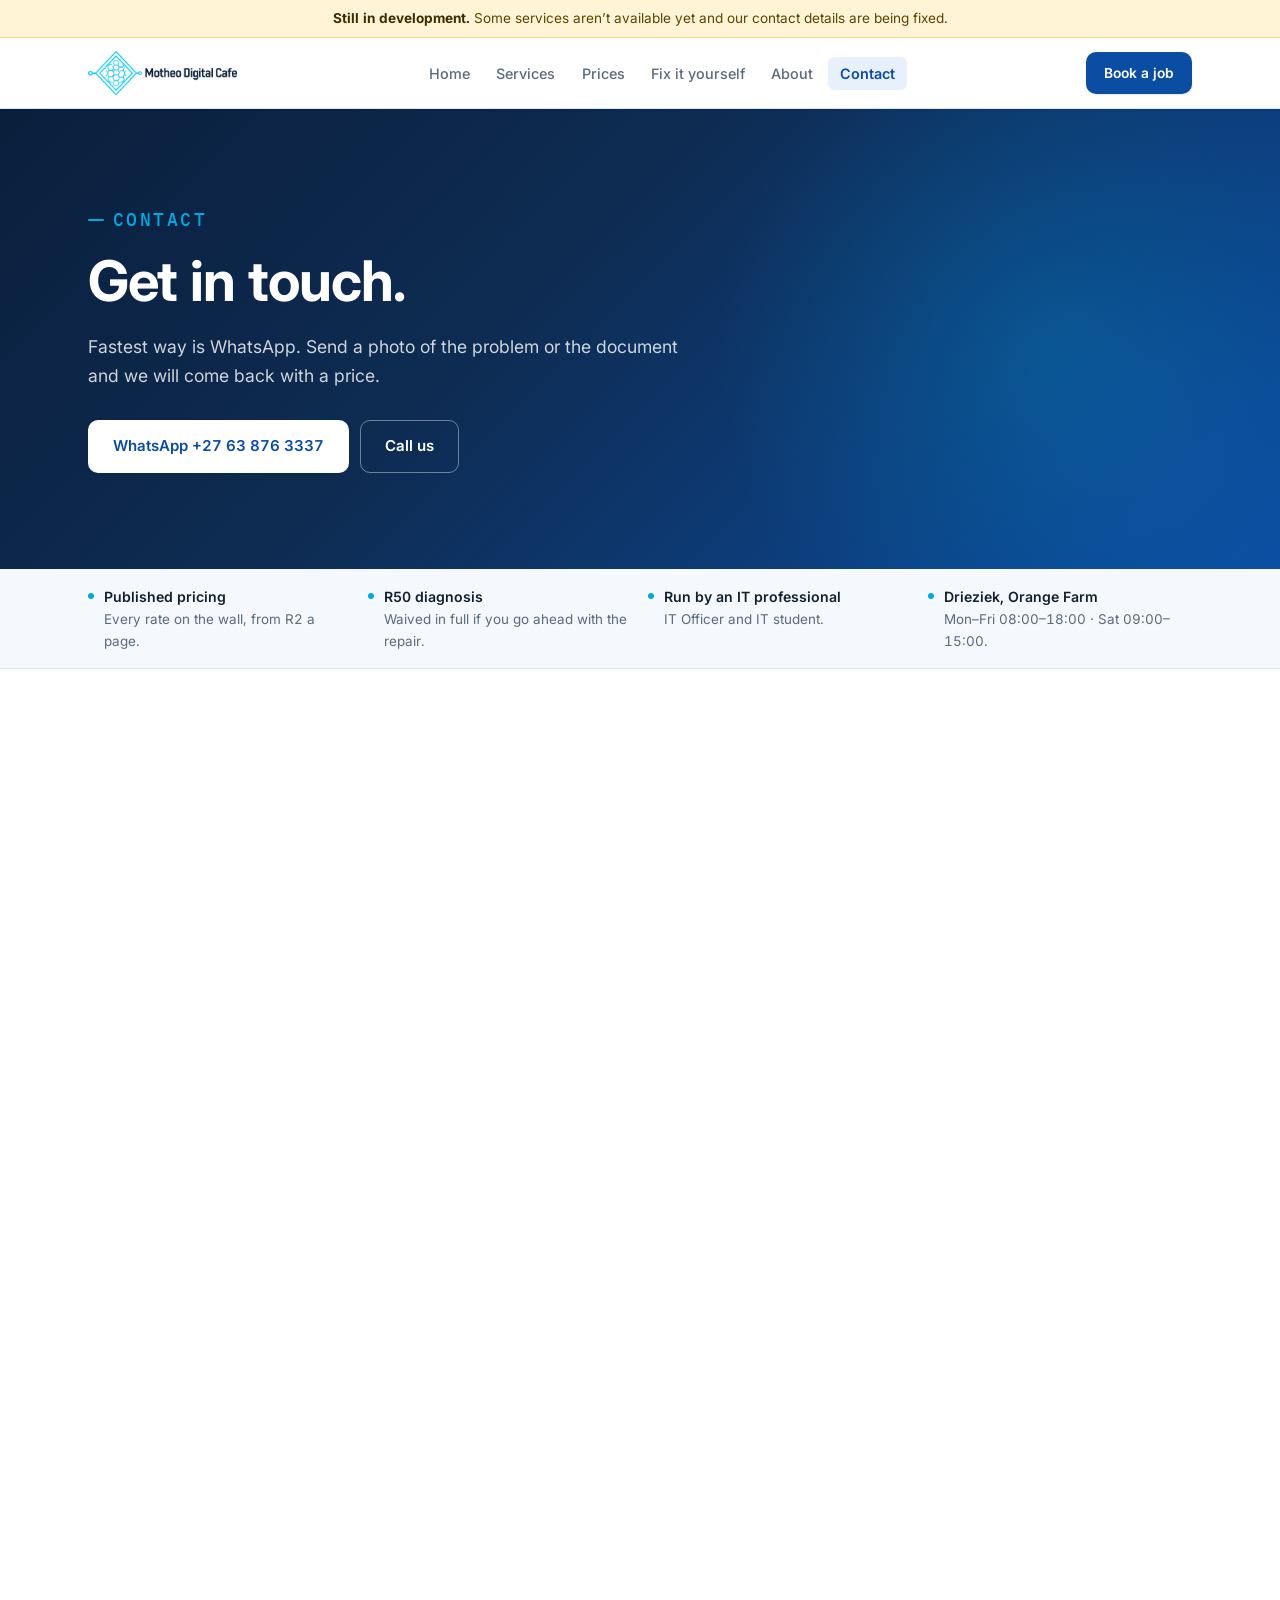
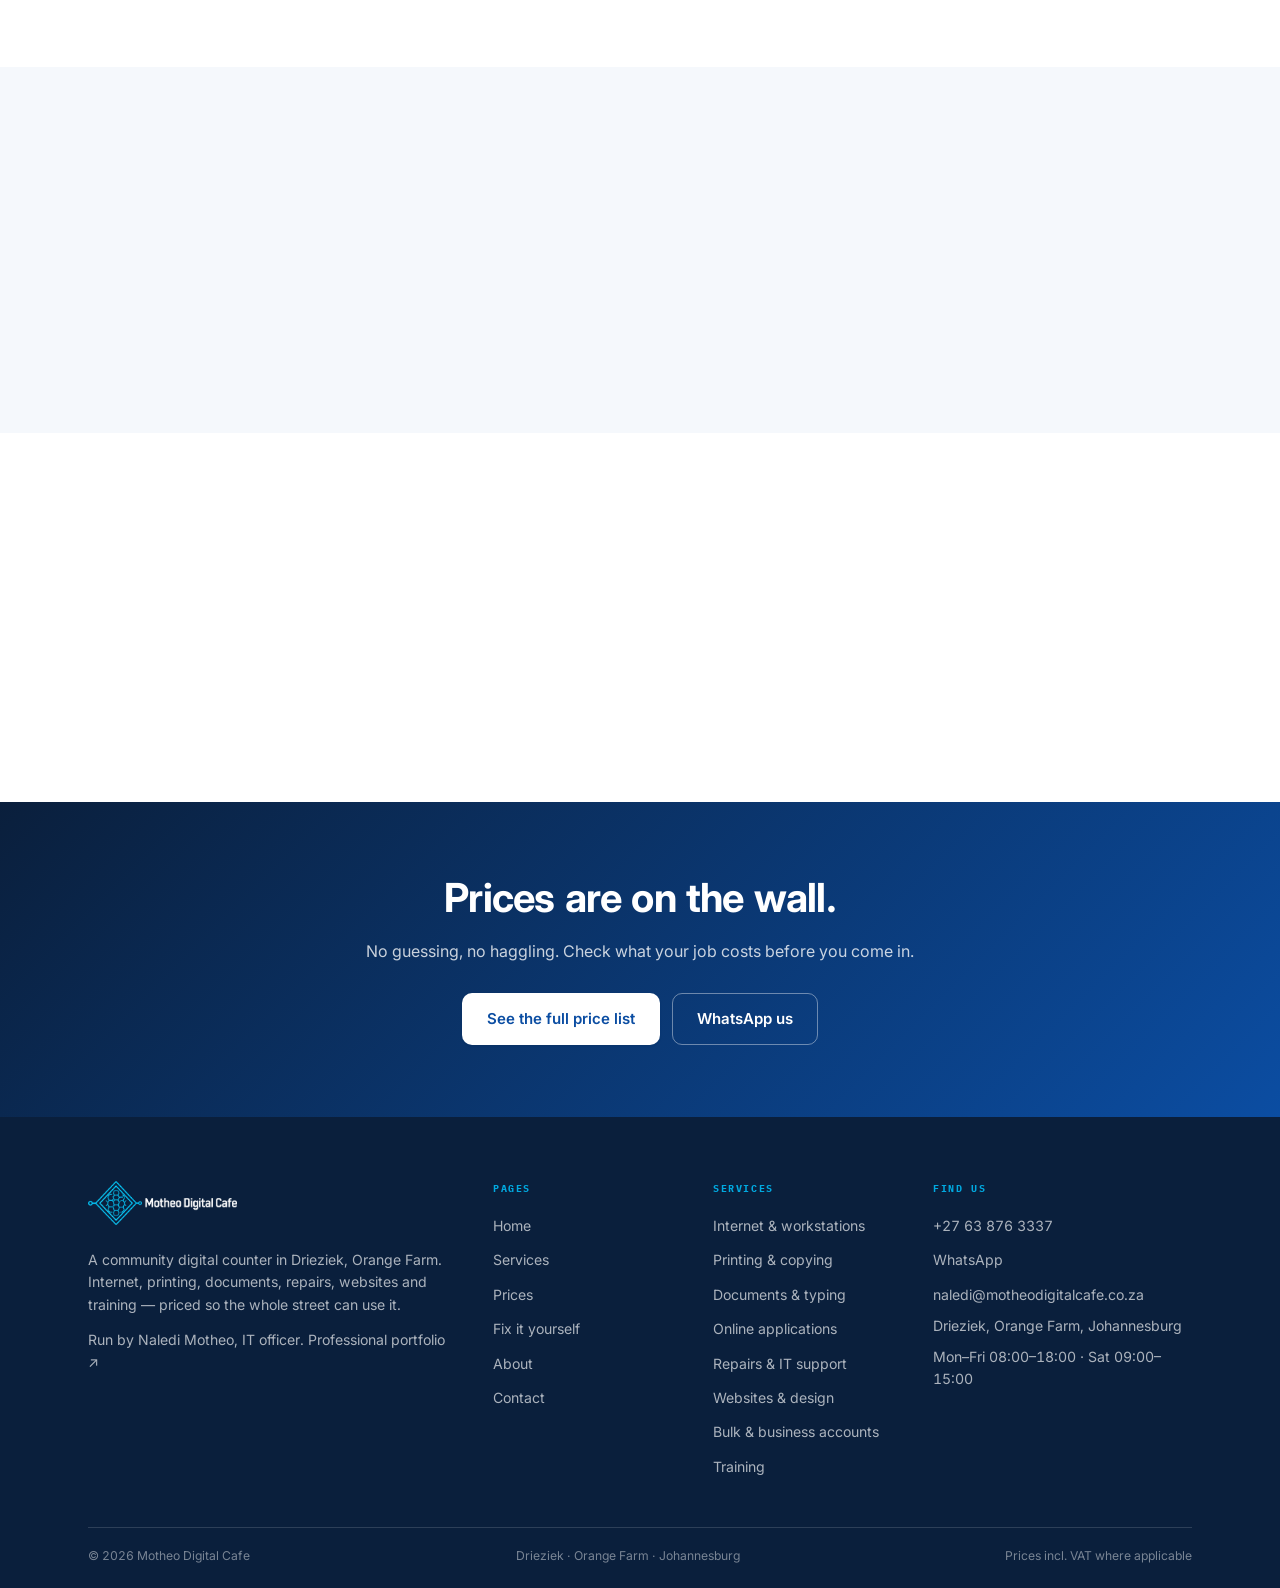
<file: booking.html>
---
permalink: /booking/
---
<!DOCTYPE html><html lang="en-ZA"><head><meta charset="utf-8">
<meta http-equiv="refresh" content="0;url=/contact/"><link rel="canonical" href="/contact/">
<title>Moved — Motheo Digital Cafe</title></head>
<body style="font-family:Arial,sans-serif;padding:3rem">
<p>This page moved. <a href="/contact/">Go to Contact &amp; booking</a>.</p></body></html>
</file>
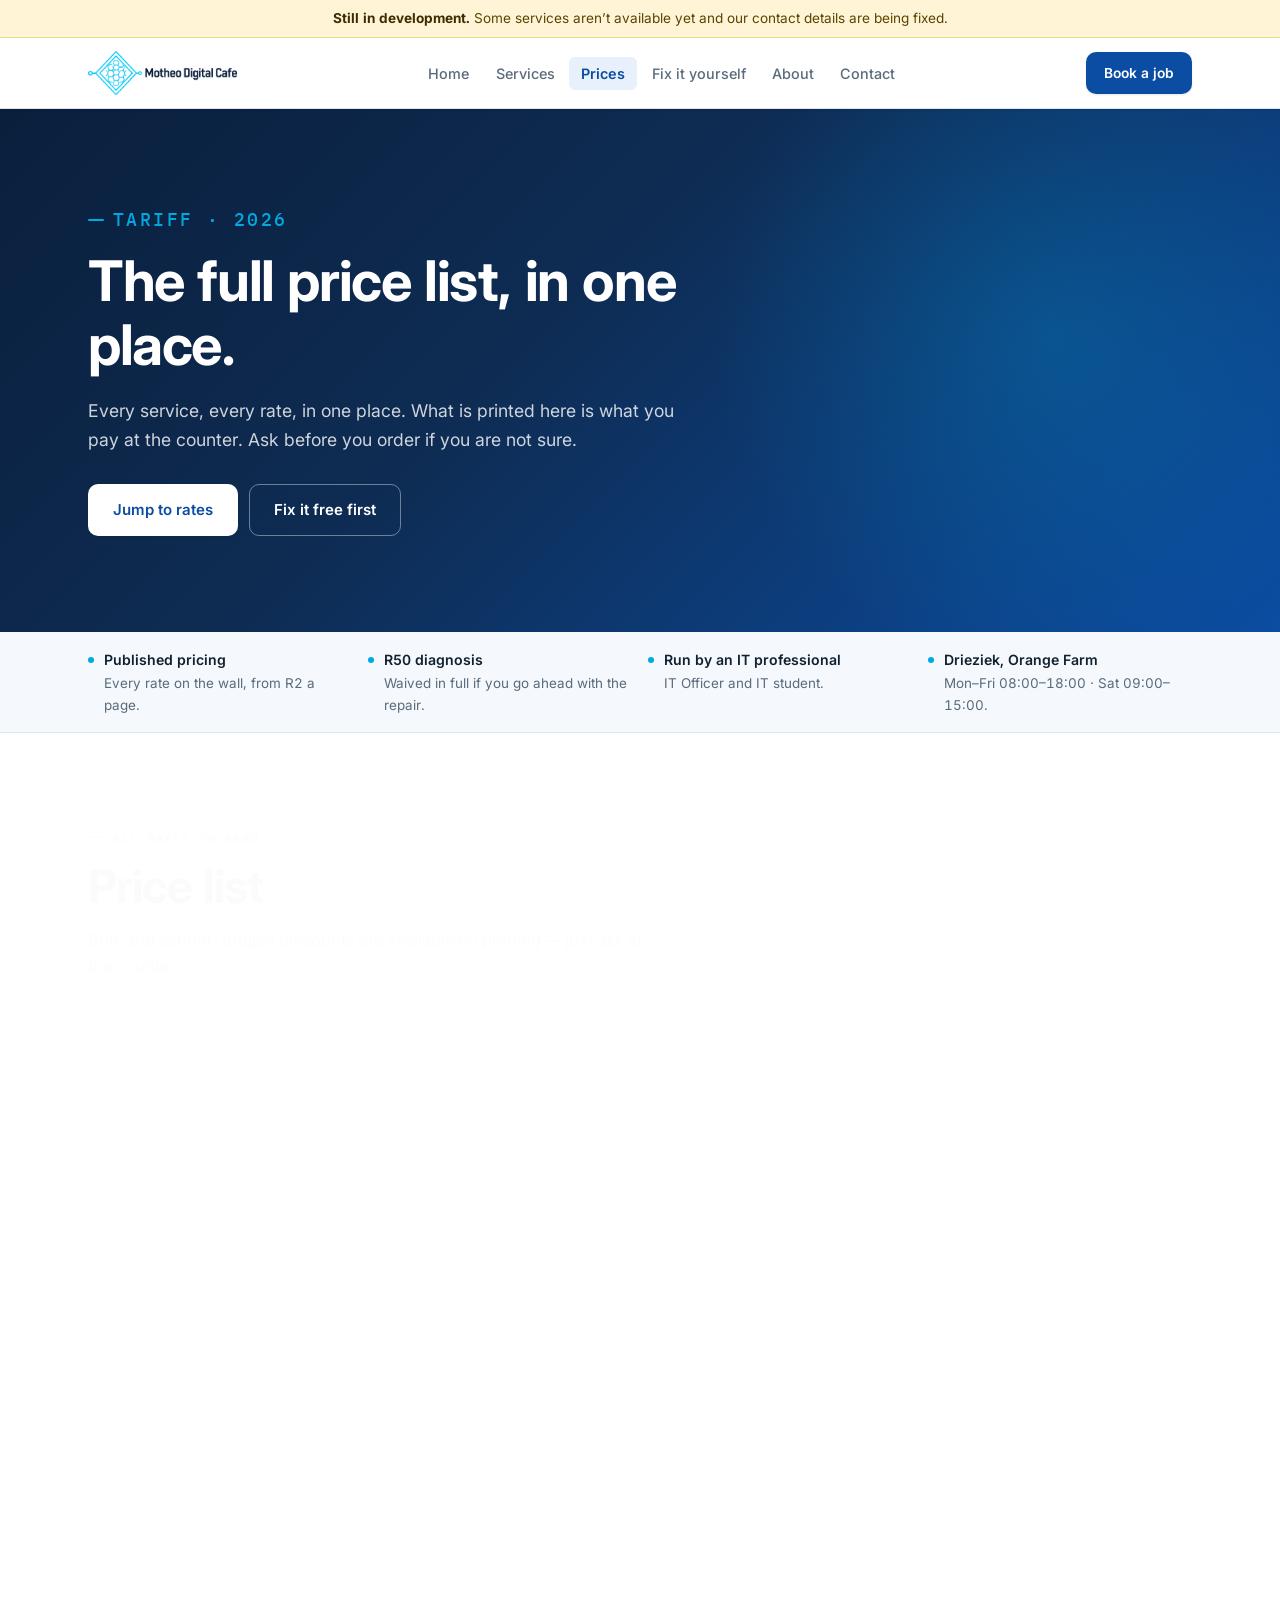
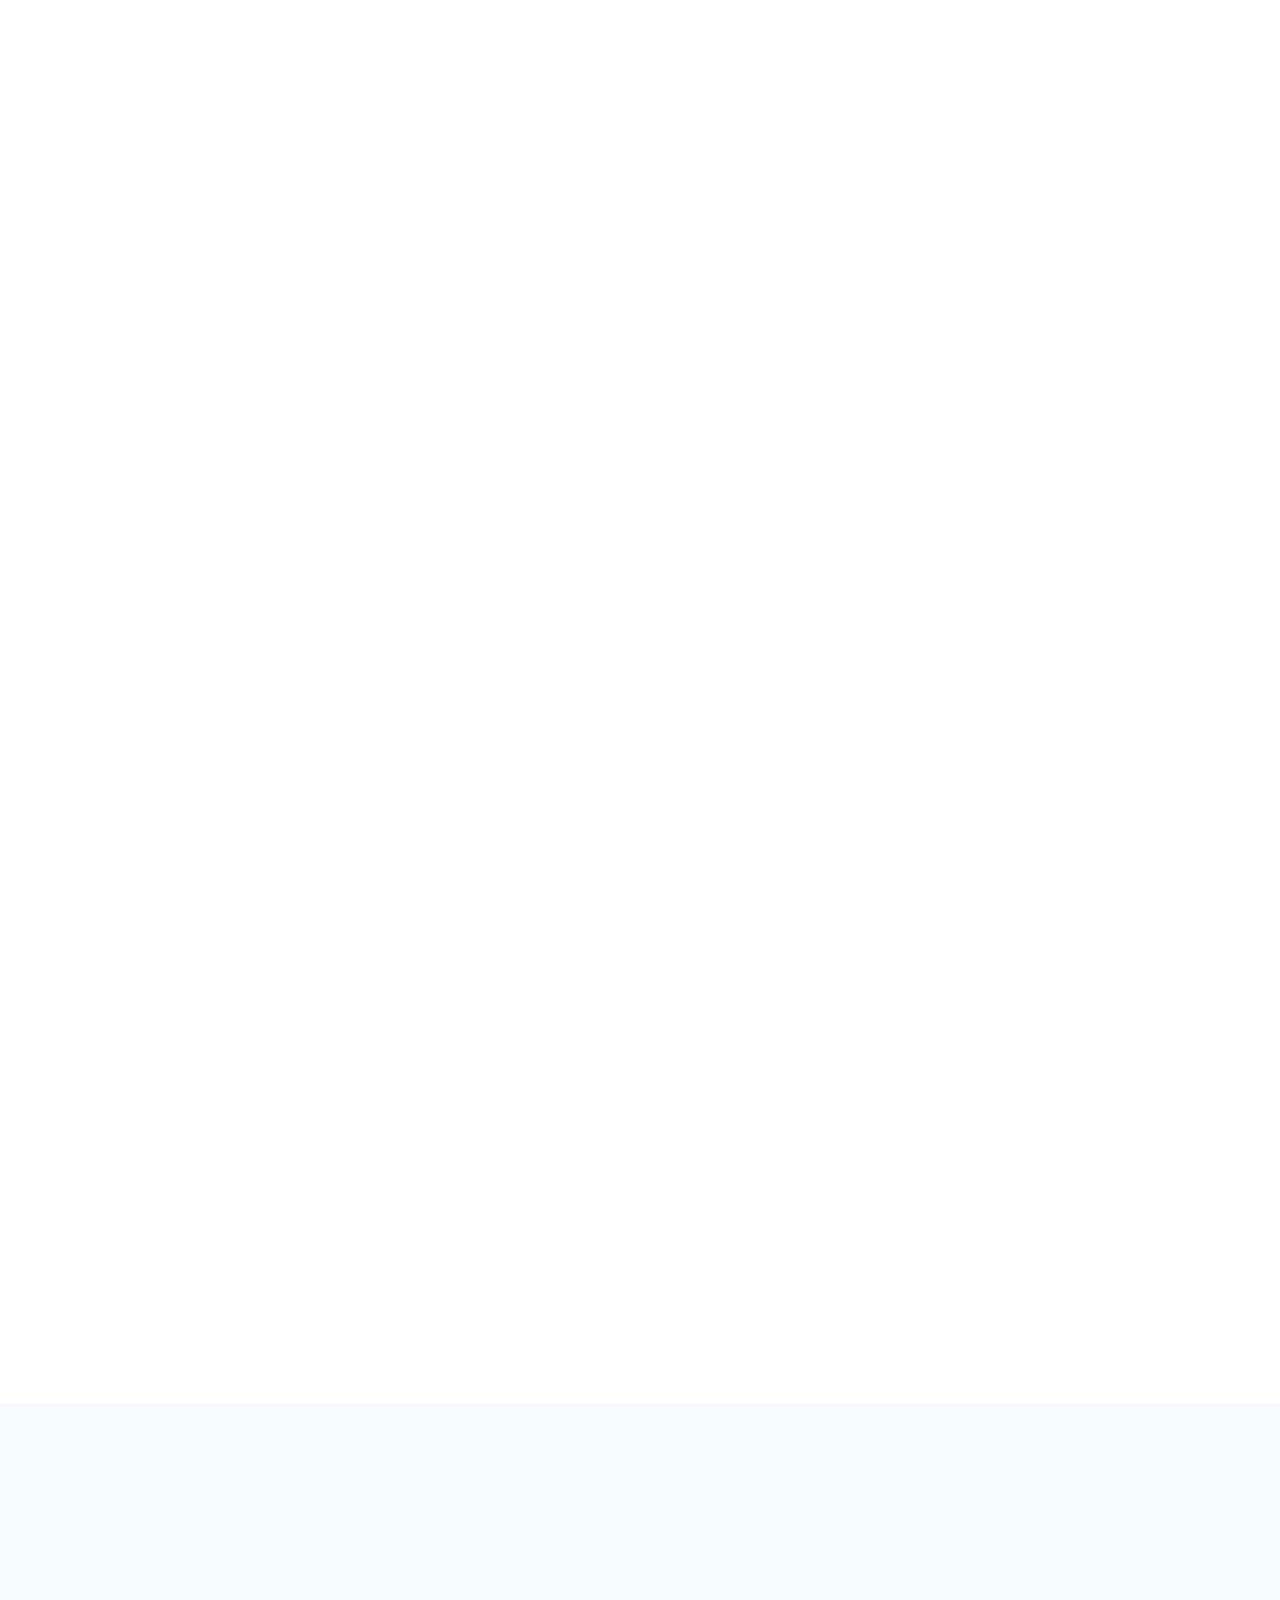
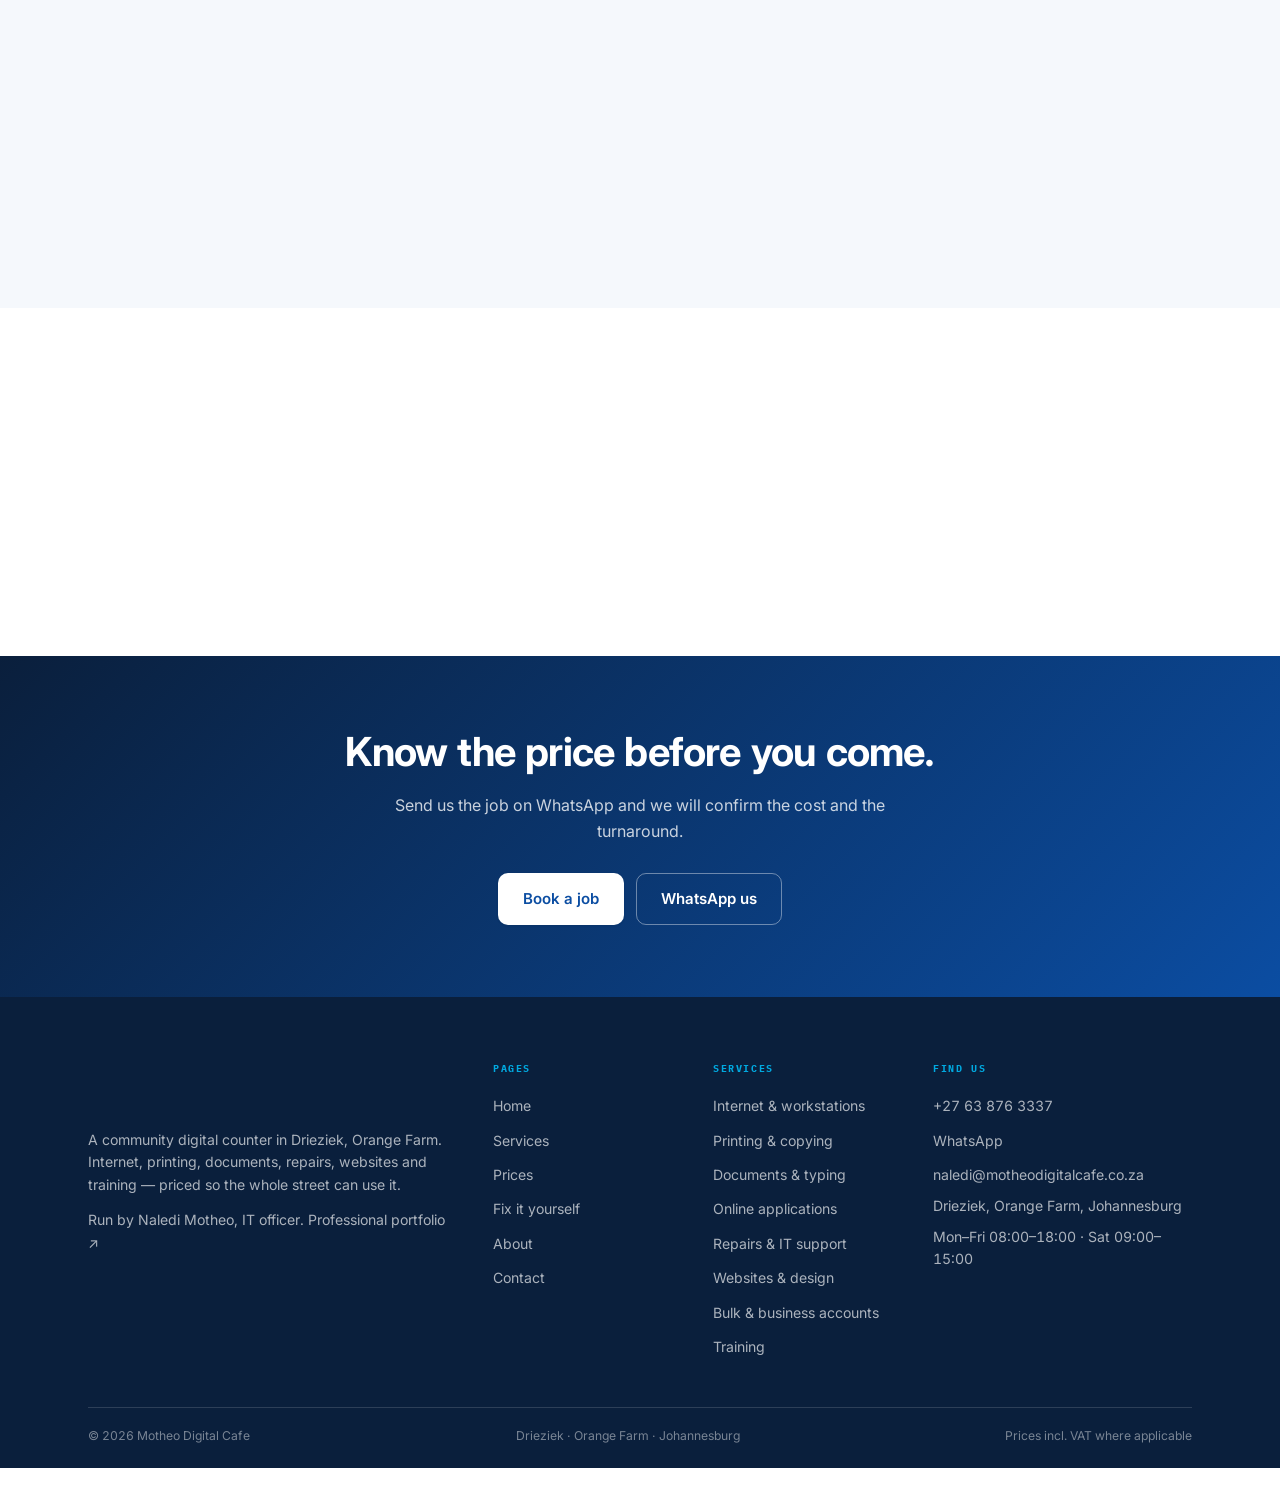
<file: cafe.html>
---
permalink: /cafe/
---
<!DOCTYPE html><html lang="en-ZA"><head><meta charset="utf-8">
<meta http-equiv="refresh" content="0;url=/prices/"><link rel="canonical" href="/prices/">
<title>Moved — Motheo Digital Cafe</title></head>
<body style="font-family:Arial,sans-serif;padding:3rem">
<p>This page moved. <a href="/prices/">Go to Prices</a>.</p></body></html>
</file>
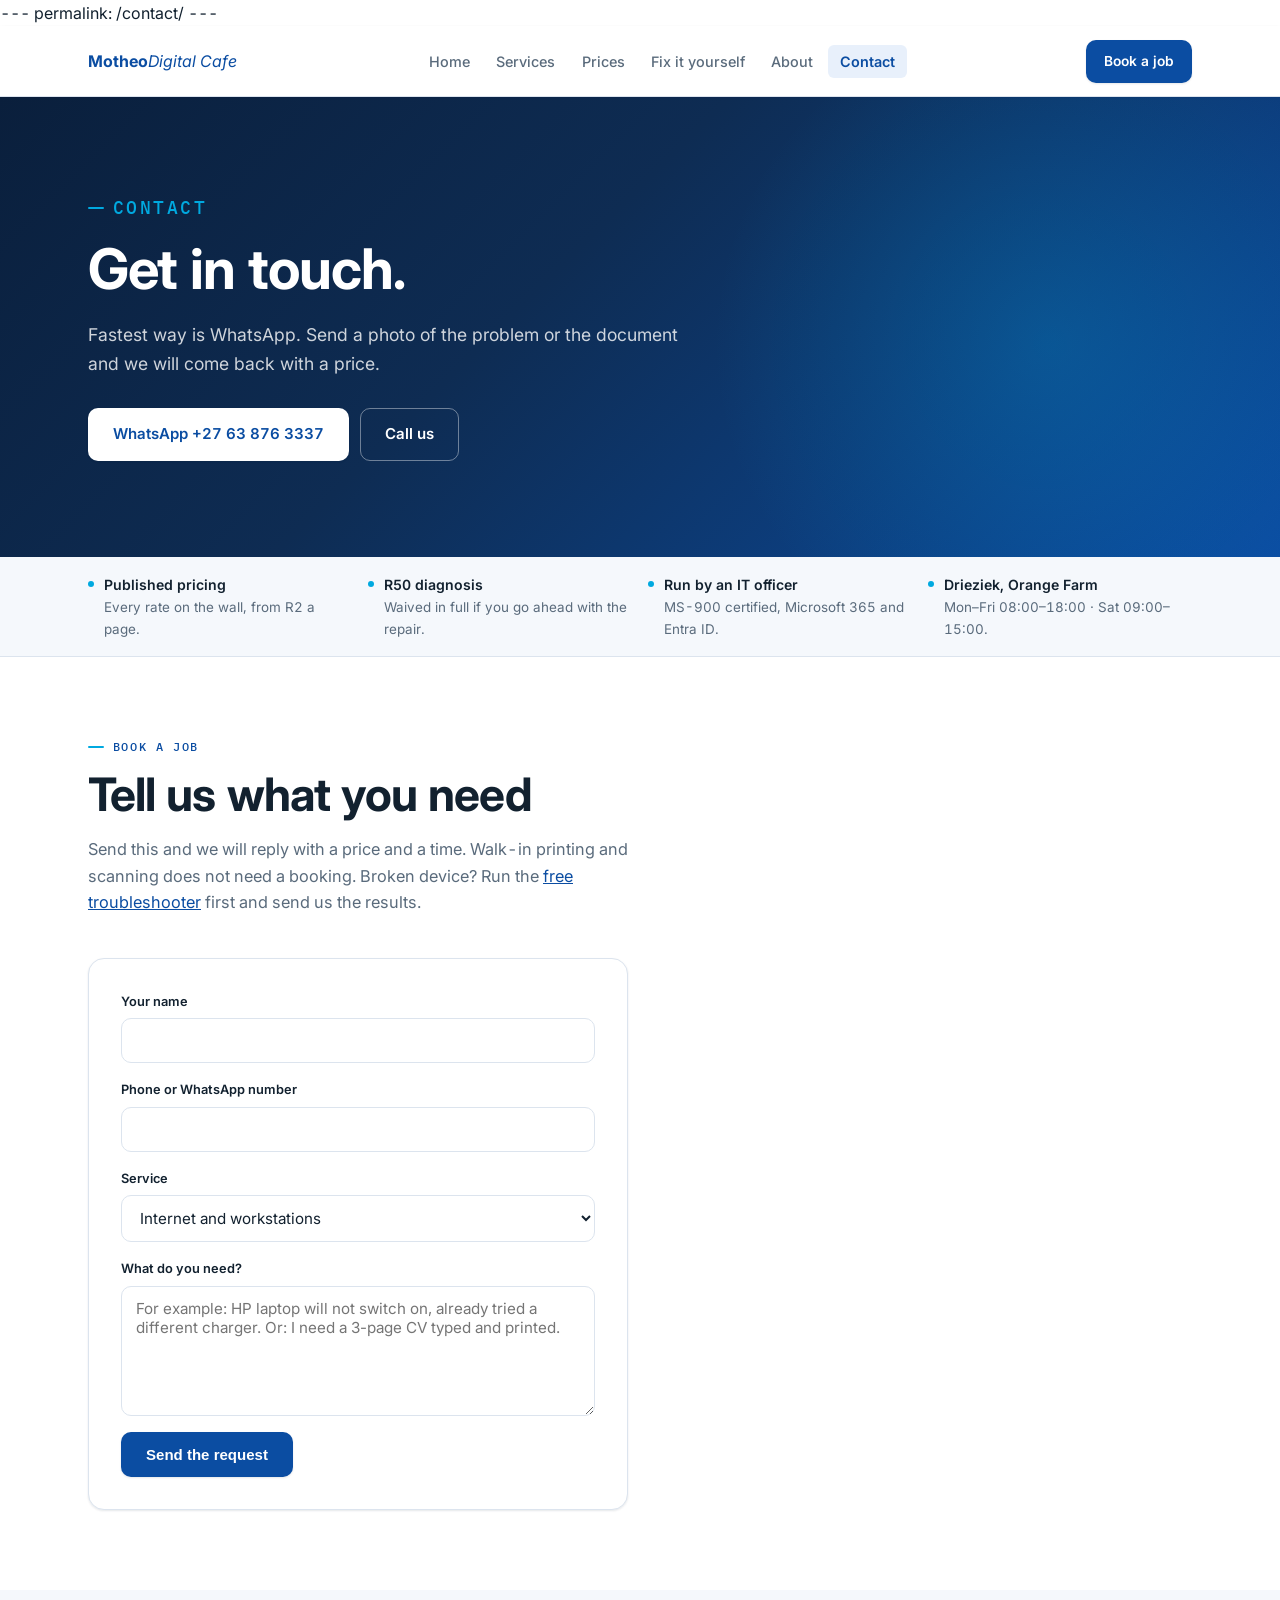
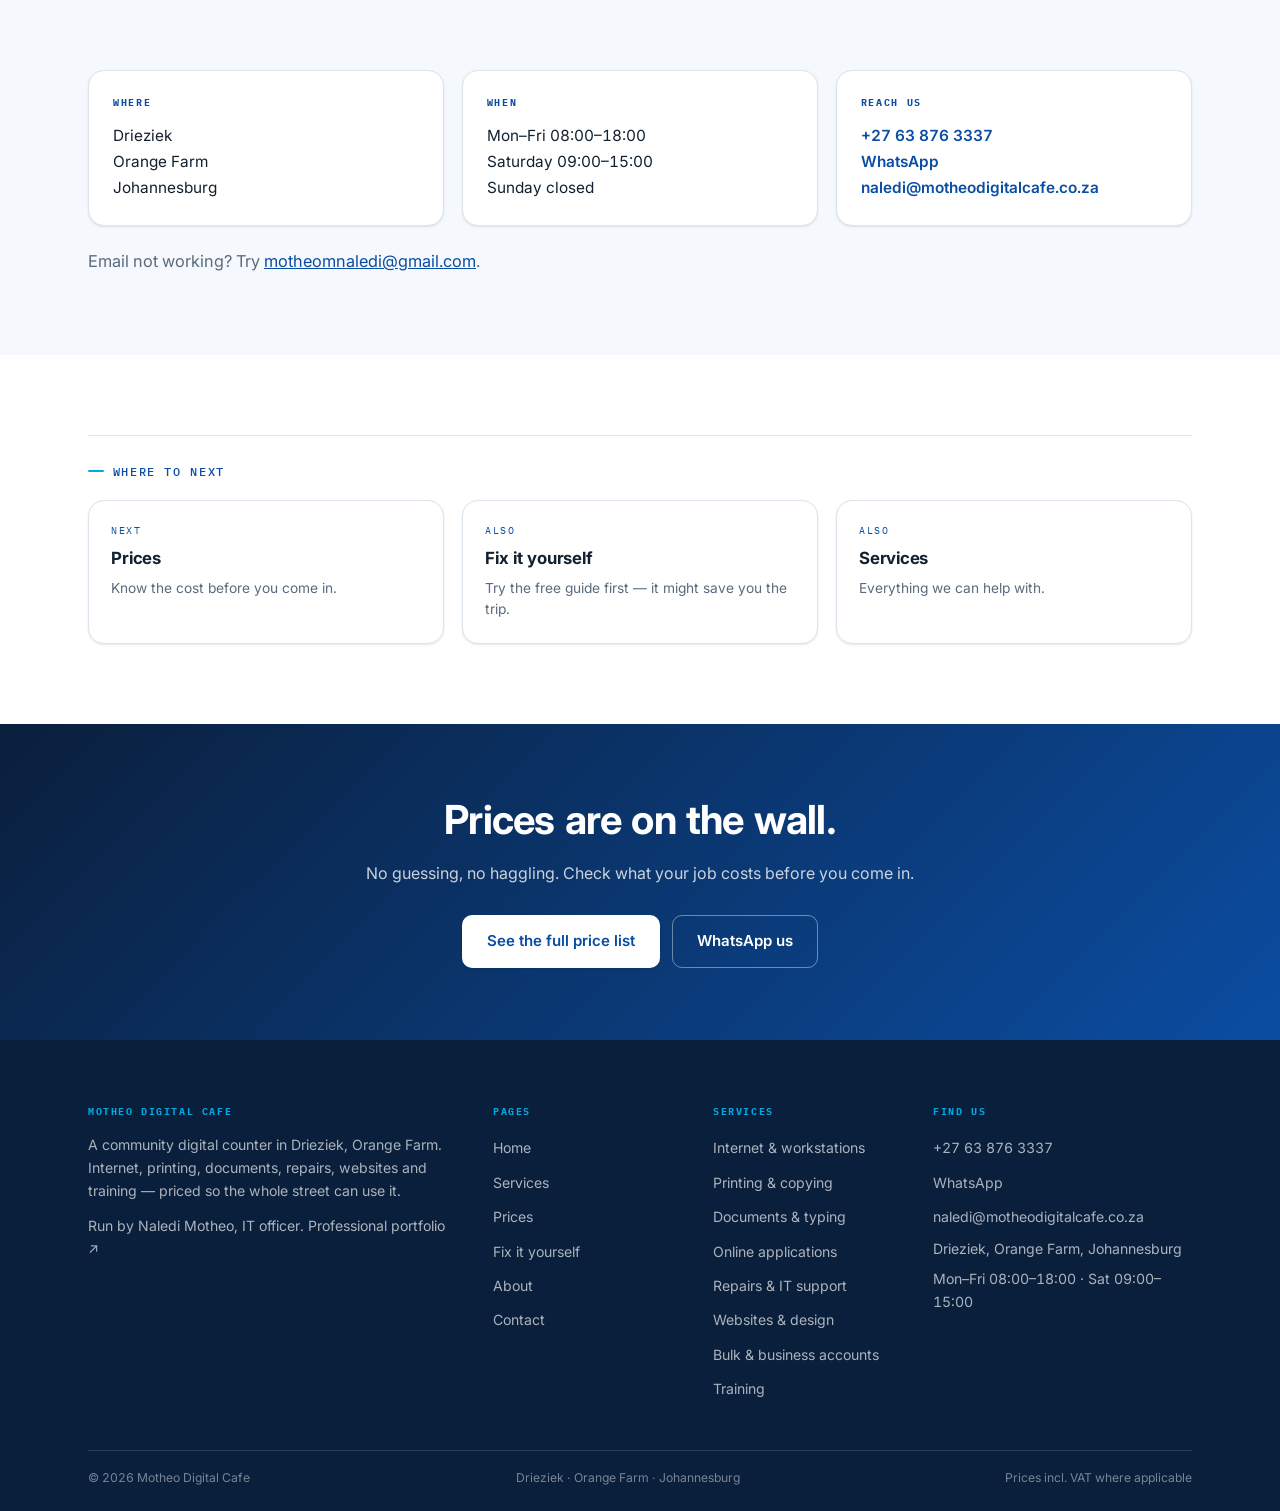
<file: contact.html>
---
permalink: /contact/
---
<!DOCTYPE html>
<html lang="en-ZA">
<head>
<meta charset="utf-8">
<meta name="viewport" content="width=device-width,initial-scale=1">
<title>Contact &amp; booking — Motheo Digital Cafe</title>
<meta name="description" content="Contact Motheo Digital Cafe in Drieziek, Orange Farm. Call, WhatsApp or book a job online.">
<meta name="theme-color" content="#0a0a0a">
<link rel="icon" href="assets/favicon.png">
<meta property="og:title" content="Contact &amp; booking — Motheo Digital Cafe">
<meta property="og:description" content="Contact Motheo Digital Cafe in Drieziek, Orange Farm. Call, WhatsApp or book a job online.">
<meta property="og:type" content="website">
<link rel="preconnect" href="https://fonts.googleapis.com">
<link rel="preconnect" href="https://fonts.gstatic.com" crossorigin>
<link href="https://fonts.googleapis.com/css2?family=Inter:wght@400;500;600;700;800&family=IBM+Plex+Mono:wght@400;500&display=swap" rel="stylesheet">
<link rel="stylesheet" href="style.css">
</head>
<body>
<a class="skip" href="#main">Skip to content</a>
<header class="nav">
  <div class="nav-in">
    <a class="brand" href="/"><b>Motheo</b><i>Digital Cafe</i></a>
    <nav aria-label="Main"><ul class="nav-links" id="menu"><li><a href="/">Home</a></li><li><a href="services">Services</a></li><li><a href="prices">Prices</a></li><li><a href="/fix/">Fix it yourself</a></li><li><a href="/about/">About</a></li><li><a href="/contact/" aria-current="page">Contact</a></li></ul></nav>
    <a class="pill pill-solid pill-sm nav-cta" href="contact">Book a job</a>
    <button class="burger" id="burger" aria-label="Menu" aria-expanded="false" aria-controls="menu">
      <span></span><span></span><span></span></button>
  </div>
</header>
<main id="main">
<section class="hero">
  <div class="wrap">
    <p class="eyebrow on-ink">Contact</p>
    <h1>Get in touch.</h1>
    <p>Fastest way is WhatsApp. Send a photo of the problem or the document and we will
    come back with a price.</p>
    <div class="hero-cta">
      <a class="pill pill-invert" href="https://wa.me/27638763337">WhatsApp +27 63 876 3337</a>
      <a class="pill pill-ghost" href="tel:+27638763337"><span>Call us</span></a>
    </div>
  </div>
</section>
<div class="trustbar"><ul><li><span><b>Published pricing</b>Every rate on the wall, from R2 a page.</span></li><li><span><b>R50 diagnosis</b>Waived in full if you go ahead with the repair.</span></li><li><span><b>Run by an IT officer</b>MS-900 certified, Microsoft 365 and Entra ID.</span></li><li><span><b>Drieziek, Orange Farm</b>Mon–Fri 08:00–18:00 · Sat 09:00–15:00.</span></li></ul></div>

<section class="sec">
  <div class="wrap">
    <div class="sec-head rv"><p class="eyebrow">Book a job</p>
      <h2 class="sec-title">Tell us what you need</h2>
      <p class="sec-sub">Send this and we will reply with a price and a time. Walk-in printing
      and scanning does not need a booking. Broken device? Run the
      <a href="/fix/">free troubleshooter</a> first and send us the results.</p></div>
    <form class="form rv" action="mailto:naledi@motheodigitalcafe.co.za" method="post" enctype="text/plain">
      <div class="field"><label for="n">Your name</label>
        <input id="n" name="name" type="text" autocomplete="name" required></div>
      <div class="field"><label for="p">Phone or WhatsApp number</label>
        <input id="p" name="phone" type="tel" autocomplete="tel" required></div>
      <div class="field"><label for="s">Service</label>
        <select id="s" name="service"><option>Internet and workstations</option><option>Printing and copying</option><option>Documents and typing</option><option>Online applications</option><option>Repairs and IT support</option><option>Websites and design</option><option>Bulk and business accounts</option><option>Training</option></select></div>
      <div class="field"><label for="m">What do you need?</label>
        <textarea id="m" name="message" placeholder="For example: HP laptop will not switch on, already tried a different charger. Or: I need a 3-page CV typed and printed." required></textarea></div>
      <div><button class="pill pill-solid" type="submit">Send the request</button></div>
    </form>
  </div>
</section>

<section class="sec sec-fog">
  <div class="wrap">
    <div class="visit rv">
      <div><h3>Where</h3><p>Drieziek<br>Orange Farm<br>Johannesburg</p></div>
      <div><h3>When</h3><p>Mon–Fri 08:00–18:00<br>Saturday 09:00–15:00<br>Sunday closed</p></div>
      <div><h3>Reach us</h3><p><a href="tel:+27638763337">+27 63 876 3337</a><br>
        <a href="https://wa.me/27638763337">WhatsApp</a><br><a href="mailto:naledi@motheodigitalcafe.co.za">naledi@motheodigitalcafe.co.za</a></p></div>
    </div>
    <p class="sec-sub rv" style="margin-top:1.4rem">Email not working?
    Try <a href="mailto:motheomnaledi@gmail.com">motheomnaledi@gmail.com</a>.</p>
  </div>
</section>

<section class="sec">
  <div class="wrap">
    <div class="xref rv">
      <p class="eyebrow">Where to next</p>
      <div class="xref-grid"><a class="xref-card" href="/prices/"><em>Next</em><b>Prices</b><span>Know the cost before you come in.</span></a><a class="xref-card" href="/fix/"><em>Also</em><b>Fix it yourself</b><span>Try the free guide first — it might save you the trip.</span></a><a class="xref-card" href="/services/"><em>Also</em><b>Services</b><span>Everything we can help with.</span></a></div>
    </div>
  </div>
</section>
<section class="band">
  <div class="wrap">
    <h2>Prices are on the wall.</h2><p>No guessing, no haggling. Check what your job costs before you come in.</p>
    <div class="band-cta"><a class="pill pill-invert" href="/prices/">See the full price list</a><a class="pill pill-ghost" href="https://wa.me/27638763337"><span>WhatsApp us</span></a></div>
  </div>
</section>
</main>
<footer class="foot">
  <div class="wrap">
    <div class="foot-grid">
      <div>
        <h4>Motheo Digital Cafe</h4>
        <p>A community digital counter in Drieziek, Orange Farm. Internet, printing,
        documents, repairs, websites and training — priced so the whole street can use it.</p>
        <p style="margin-top:.8rem">Run by <a href="/about/">Naledi Motheo</a>,
        IT officer. <a href="https://motheotech.github.io/naledi-portfolio/" target="_blank" rel="noopener">Professional portfolio &#8599;</a></p>
      </div>
      <div><h4>Pages</h4><ul><li><a href="/">Home</a></li><li><a href="/services/">Services</a></li><li><a href="/prices/">Prices</a></li><li><a href="/fix/">Fix it yourself</a></li><li><a href="/about/">About</a></li><li><a href="/contact/">Contact</a></li></ul></div>
      <div><h4>Services</h4><ul><li><a href="/services/">Internet &amp; workstations</a></li><li><a href="/services/">Printing &amp; copying</a></li><li><a href="/services/">Documents &amp; typing</a></li><li><a href="/services/">Online applications</a></li><li><a href="/services/">Repairs &amp; IT support</a></li><li><a href="/services/">Websites &amp; design</a></li><li><a href="/services/">Bulk &amp; business accounts</a></li><li><a href="/services/">Training</a></li></ul></div>
      <div>
        <h4>Find us</h4>
        <ul>
          <li><a href="tel:+27638763337">+27 63 876 3337</a></li>
          <li><a href="https://wa.me/27638763337">WhatsApp</a></li>
          <li><a href="mailto:naledi@motheodigitalcafe.co.za">naledi@motheodigitalcafe.co.za</a></li>
          <li><p>Drieziek, Orange Farm, Johannesburg</p></li>
          <li><p>Mon–Fri 08:00–18:00 · Sat 09:00–15:00</p></li>
        </ul>
      </div>
    </div>
    <div class="foot-bottom">
      <span>&copy; 2026 Motheo Digital Cafe</span>
      <span>Drieziek · Orange Farm · Johannesburg</span>
      <span>Prices incl. VAT where applicable</span>
    </div>
  </div>
</footer>
<script src="site.js" defer></script>
</body>
</html>
</file>
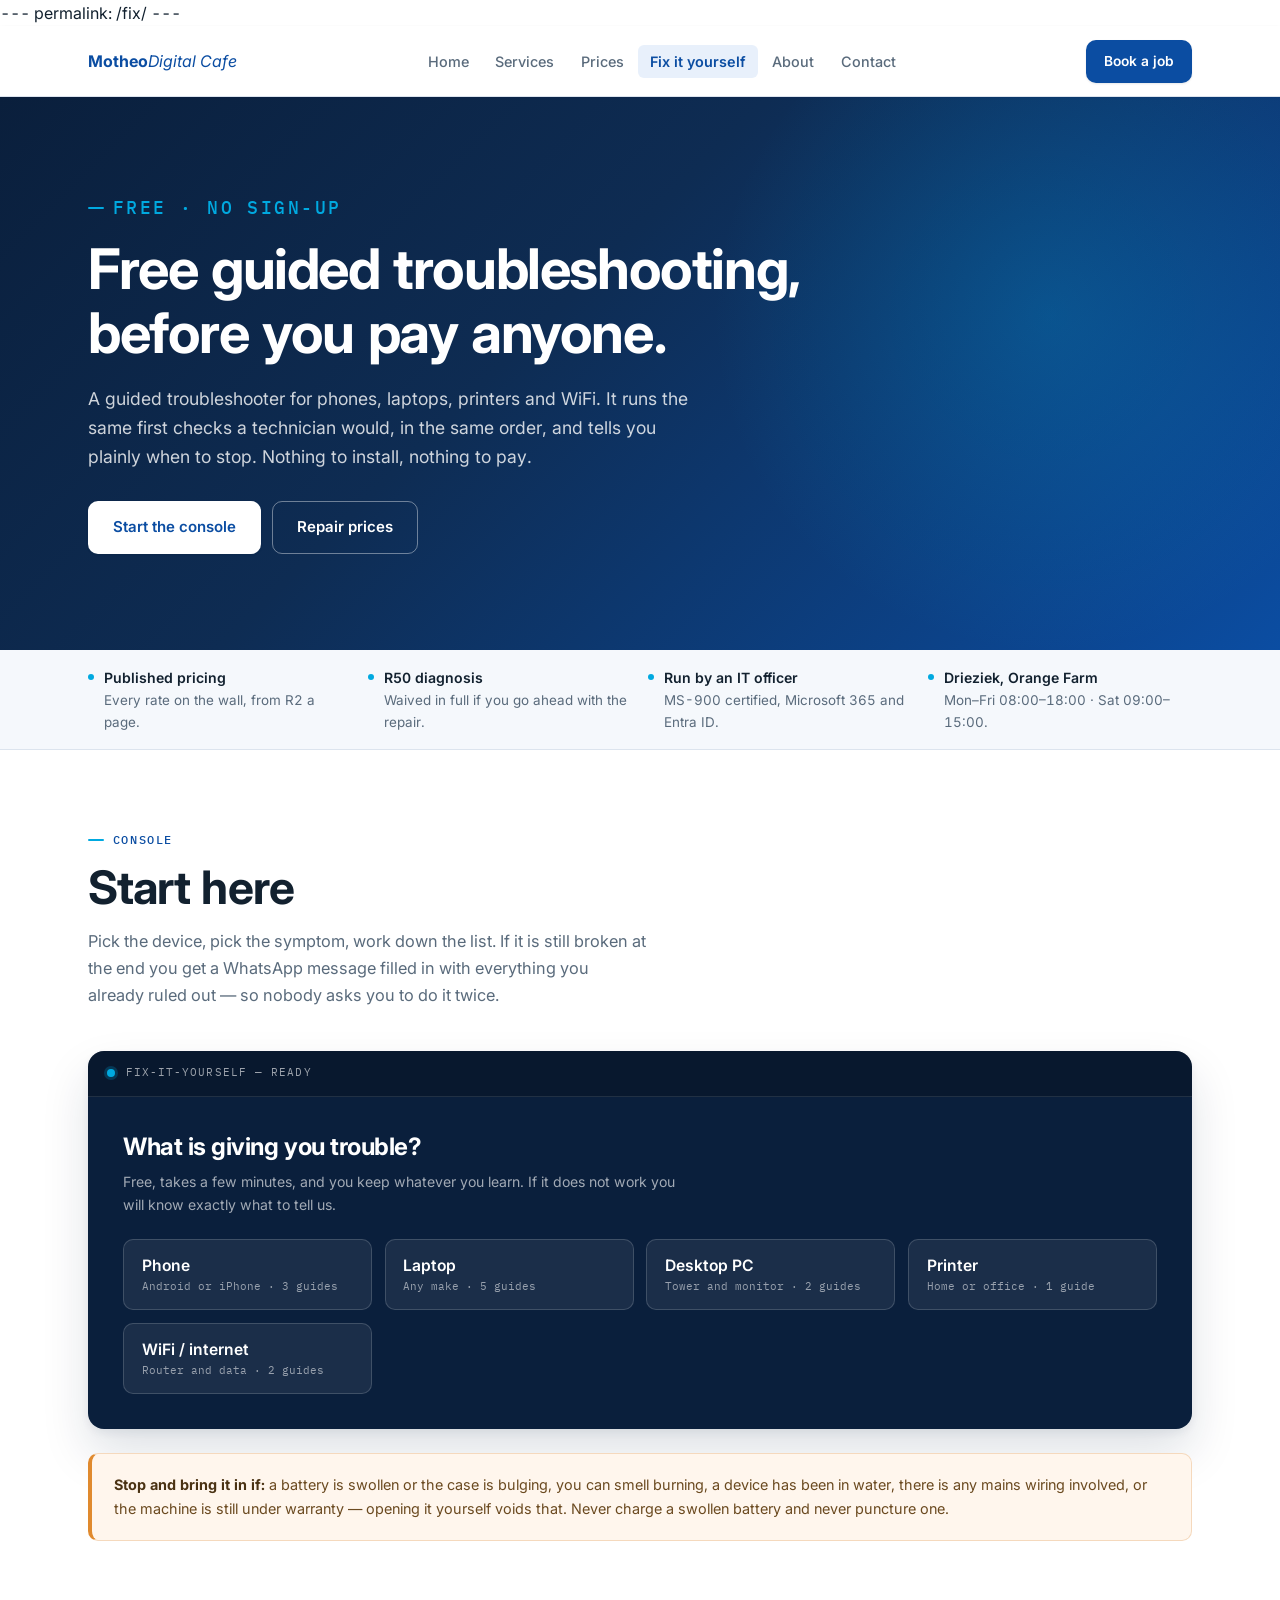
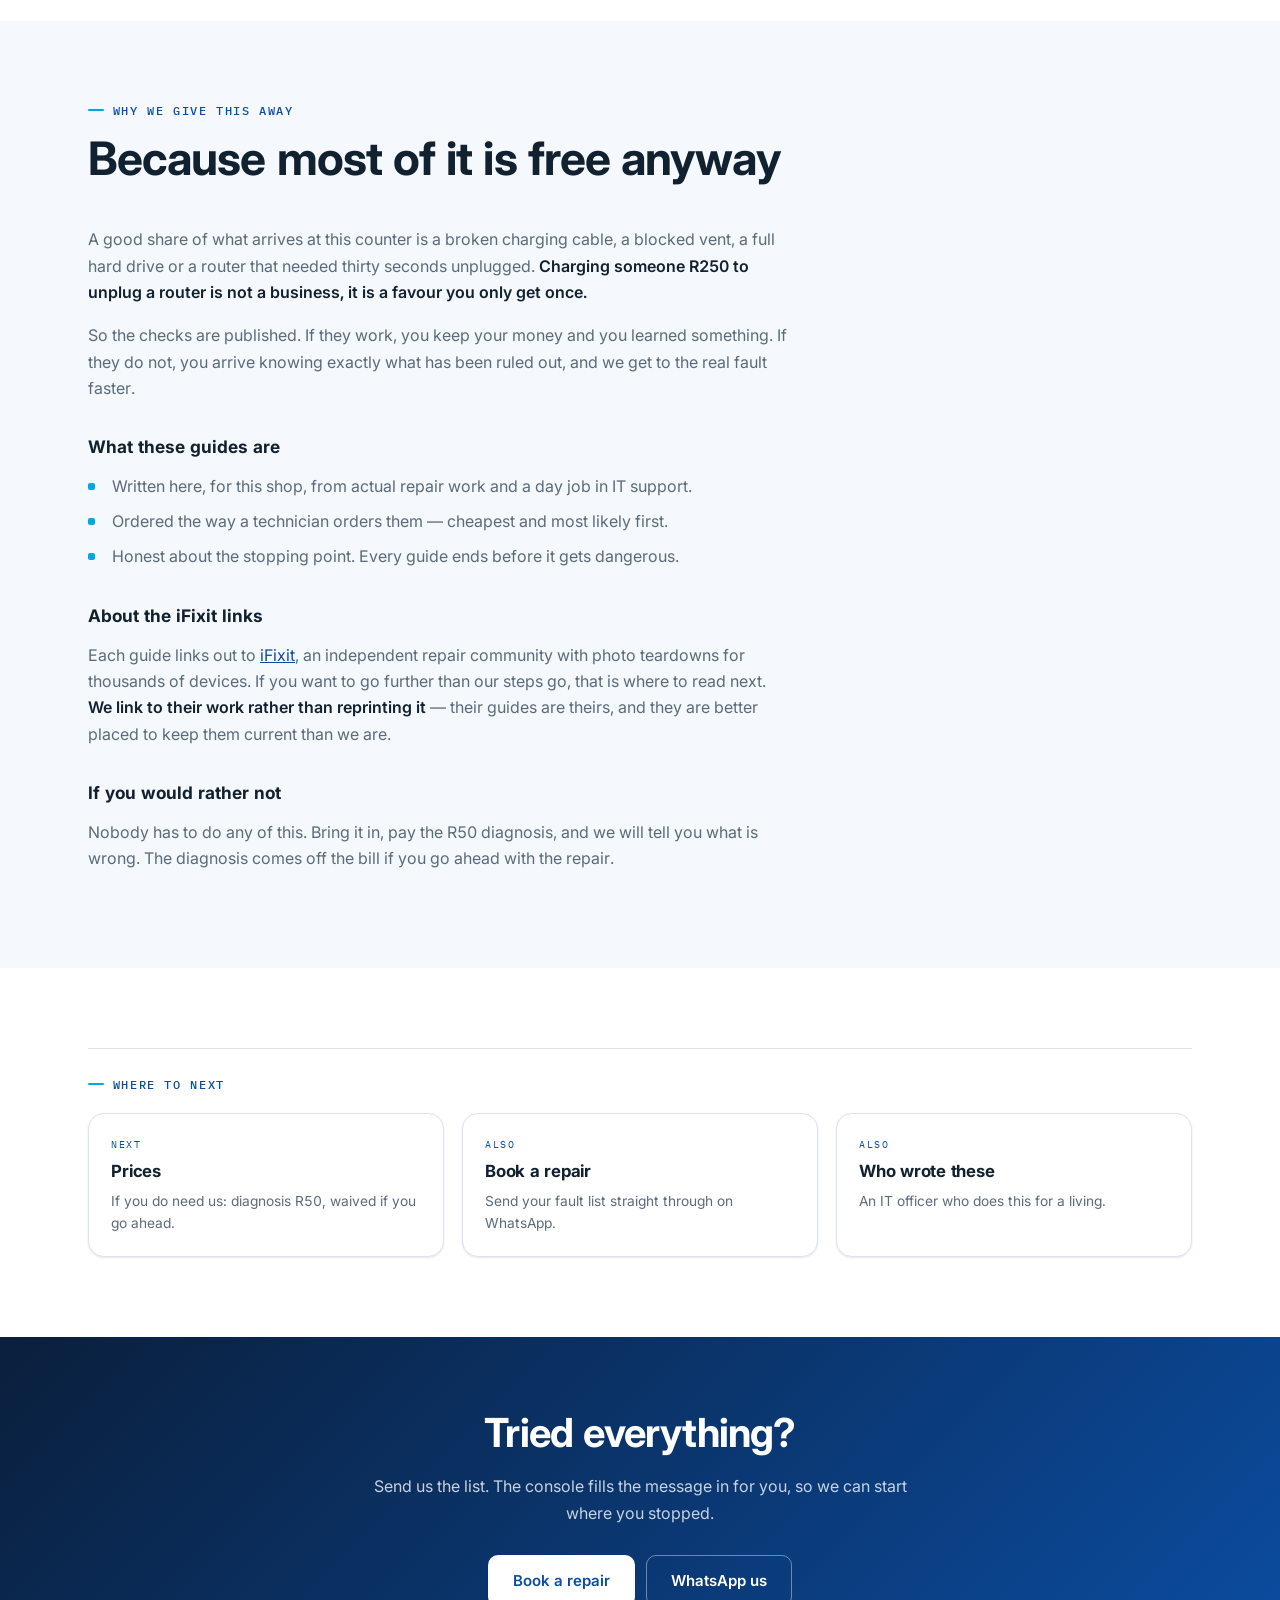
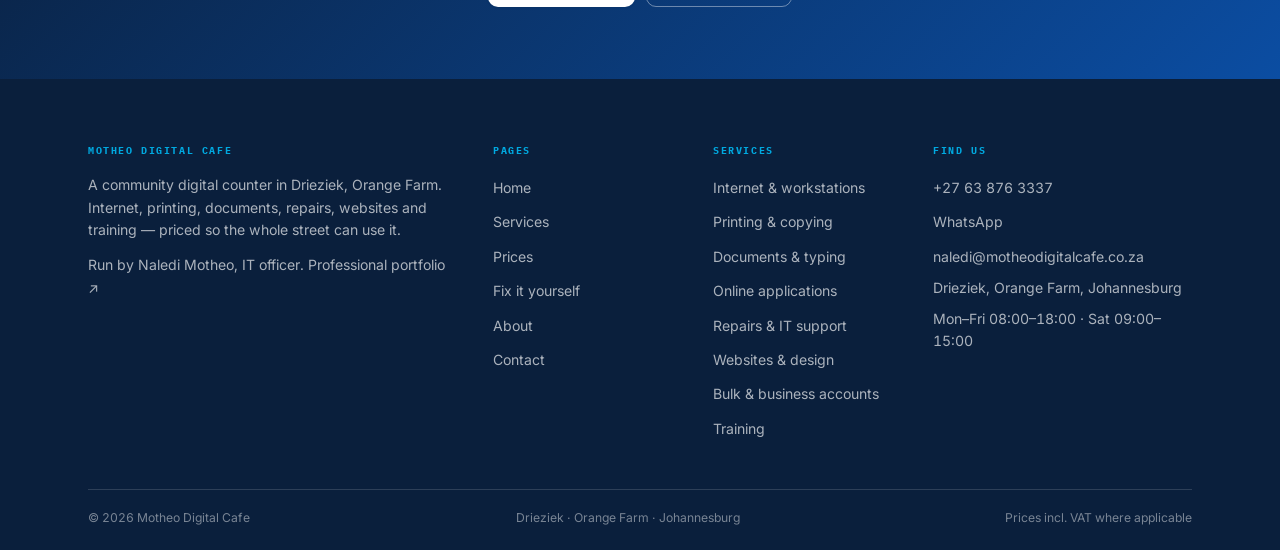
<file: fix.html>
---
permalink: /fix/
---
<!DOCTYPE html>
<html lang="en-ZA">
<head>
<meta charset="utf-8">
<meta name="viewport" content="width=device-width,initial-scale=1">
<title>Fix it yourself — free troubleshooting | Motheo Digital Cafe</title>
<meta name="description" content="A free guided troubleshooting console for phones, laptops, printers and WiFi, written by an IT officer in Orange Farm. Try it before you pay for a repair.">
<meta name="theme-color" content="#0a0a0a">
<link rel="icon" href="assets/favicon.png">
<meta property="og:title" content="Fix it yourself — free troubleshooting | Motheo Digital Cafe">
<meta property="og:description" content="A free guided troubleshooting console for phones, laptops, printers and WiFi, written by an IT officer in Orange Farm. Try it before you pay for a repair.">
<meta property="og:type" content="website">
<link rel="preconnect" href="https://fonts.googleapis.com">
<link rel="preconnect" href="https://fonts.gstatic.com" crossorigin>
<link href="https://fonts.googleapis.com/css2?family=Inter:wght@400;500;600;700;800&family=IBM+Plex+Mono:wght@400;500&display=swap" rel="stylesheet">
<link rel="stylesheet" href="style.css">
</head>
<body>
<a class="skip" href="#main">Skip to content</a>
<header class="nav">
  <div class="nav-in">
    <a class="brand" href="/"><b>Motheo</b><i>Digital Cafe</i></a>
    <nav aria-label="Main"><ul class="nav-links" id="menu"><li><a href="/">Home</a></li><li><a href="/services/">Services</a></li><li><a href="/prices/">Prices</a></li><li><a href="/fix/" aria-current="page">Fix it yourself</a></li><li><a href="/about/">About</a></li><li><a href="/contact/">Contact</a></li></ul></nav>
    <a class="pill pill-solid pill-sm nav-cta" href="/contact/">Book a job</a>
    <button class="burger" id="burger" aria-label="Menu" aria-expanded="false" aria-controls="menu">
      <span></span><span></span><span></span></button>
  </div>
</header>
<main id="main">
<section class="hero">
  <div class="wrap">
    <p class="eyebrow on-ink">Free · No sign-up</p>
    <h1>Free guided troubleshooting, before you pay anyone.</h1>
    <p>A guided troubleshooter for phones, laptops, printers and WiFi. It runs the same
    first checks a technician would, in the same order, and tells you plainly when to stop.
    Nothing to install, nothing to pay.</p>
    <div class="hero-cta">
      <a class="pill pill-invert" href="#console">Start the console</a>
      <a class="pill pill-ghost" href="/prices/"><span>Repair prices</span></a>
    </div>
  </div>
</section>
<div class="trustbar"><ul><li><span><b>Published pricing</b>Every rate on the wall, from R2 a page.</span></li><li><span><b>R50 diagnosis</b>Waived in full if you go ahead with the repair.</span></li><li><span><b>Run by an IT officer</b>MS-900 certified, Microsoft 365 and Entra ID.</span></li><li><span><b>Drieziek, Orange Farm</b>Mon–Fri 08:00–18:00 · Sat 09:00–15:00.</span></li></ul></div>

<section class="sec" id="guides">
  <div class="wrap">
    <div class="sec-head rv"><p class="eyebrow">Console</p>
      <h2 class="sec-title">Start here</h2>
      <p class="sec-sub">Pick the device, pick the symptom, work down the list. If it is still
      broken at the end you get a WhatsApp message filled in with everything you already
      ruled out — so nobody asks you to do it twice.</p></div>

    <div class="cons rv" id="console" data-wa="https://wa.me/27638763337">
      <noscript><div class="cons-noscript"><b>The console needs JavaScript.</b>
        The guides are still yours though — call +27 63 876 3337 or come in and we will
        walk you through it at the counter, free.</div></noscript>
    </div>

    <div class="safety rv">
      <b>Stop and bring it in if:</b> a battery is swollen or the case is bulging, you can smell
      burning, a device has been in water, there is any mains wiring involved, or the machine is
      still under warranty — opening it yourself voids that. Never charge a swollen battery
      and never puncture one.
    </div>
  </div>
</section>

<section class="sec sec-fog">
  <div class="wrap">
    <div class="sec-head rv"><p class="eyebrow">Why we give this away</p>
      <h2 class="sec-title">Because most of it is free anyway</h2></div>
    <div class="prose rv">
      <p>A good share of what arrives at this counter is a broken charging cable, a blocked
      vent, a full hard drive or a router that needed thirty seconds unplugged.
      <strong>Charging someone R250 to unplug a router is not a business, it is a favour you
      only get once.</strong></p>
      <p>So the checks are published. If they work, you keep your money and you learned
      something. If they do not, you arrive knowing exactly what has been ruled out, and
      we get to the real fault faster.</p>
      <h3>What these guides are</h3>
      <ul>
        <li>Written here, for this shop, from actual repair work and a day job in IT support.</li>
        <li>Ordered the way a technician orders them — cheapest and most likely first.</li>
        <li>Honest about the stopping point. Every guide ends before it gets dangerous.</li>
      </ul>
      <h3>About the iFixit links</h3>
      <p>Each guide links out to <a href="https://www.ifixit.com" target="_blank" rel="noopener">iFixit</a>,
      an independent repair community with photo teardowns for thousands of devices. If you
      want to go further than our steps go, that is where to read next.
      <strong>We link to their work rather than reprinting it</strong> — their guides are theirs,
      and they are better placed to keep them current than we are.</p>
      <h3>If you would rather not</h3>
      <p>Nobody has to do any of this. Bring it in, pay the R50 diagnosis, and we will tell
      you what is wrong. The diagnosis comes off the bill if you go ahead with the repair.</p>
    </div>
  </div>
</section>

<section class="sec">
  <div class="wrap">
    <div class="xref rv">
      <p class="eyebrow">Where to next</p>
      <div class="xref-grid"><a class="xref-card" href="/prices/"><em>Next</em><b>Prices</b><span>If you do need us: diagnosis R50, waived if you go ahead.</span></a><a class="xref-card" href="/contact/"><em>Also</em><b>Book a repair</b><span>Send your fault list straight through on WhatsApp.</span></a><a class="xref-card" href="/about/"><em>Also</em><b>Who wrote these</b><span>An IT officer who does this for a living.</span></a></div>
    </div>
  </div>
</section>
<section class="band">
  <div class="wrap">
    <h2>Tried everything?</h2><p>Send us the list. The console fills the message in for you, so we can start where you stopped.</p>
    <div class="band-cta"><a class="pill pill-invert" href="/contact/">Book a repair</a><a class="pill pill-ghost" href="https://wa.me/27638763337"><span>WhatsApp us</span></a></div>
  </div>
</section>
</main>
<footer class="foot">
  <div class="wrap">
    <div class="foot-grid">
      <div>
        <h4>Motheo Digital Cafe</h4>
        <p>A community digital counter in Drieziek, Orange Farm. Internet, printing,
        documents, repairs, websites and training — priced so the whole street can use it.</p>
        <p style="margin-top:.8rem">Run by <a href="/about/">Naledi Motheo</a>,
        IT officer. <a href="https://motheotech.github.io/naledi-portfolio/" target="_blank" rel="noopener">Professional portfolio &#8599;</a></p>
      </div>
      <div><h4>Pages</h4><ul><li><a href="/">Home</a></li><li><a href="/services/">Services</a></li><li><a href="/prices/">Prices</a></li><li><a href="/fix/">Fix it yourself</a></li><li><a href="/about/">About</a></li><li><a href="/contact/">Contact</a></li></ul></div>
      <div><h4>Services</h4><ul><li><a href="/services/">Internet &amp; workstations</a></li><li><a href="/services/">Printing &amp; copying</a></li><li><a href="/services/">Documents &amp; typing</a></li><li><a href="/services/">Online applications</a></li><li><a href="/services/">Repairs &amp; IT support</a></li><li><a href="/services/">Websites &amp; design</a></li><li><a href="/services/">Bulk &amp; business accounts</a></li><li><a href="/services/">Training</a></li></ul></div>
      <div>
        <h4>Find us</h4>
        <ul>
          <li><a href="tel:+27638763337">+27 63 876 3337</a></li>
          <li><a href="https://wa.me/27638763337">WhatsApp</a></li>
          <li><a href="mailto:naledi@motheodigitalcafe.co.za">naledi@motheodigitalcafe.co.za</a></li>
          <li><p>Drieziek, Orange Farm, Johannesburg</p></li>
          <li><p>Mon–Fri 08:00–18:00 · Sat 09:00–15:00</p></li>
        </ul>
      </div>
    </div>
    <div class="foot-bottom">
      <span>&copy; 2026 Motheo Digital Cafe</span>
      <span>Drieziek · Orange Farm · Johannesburg</span>
      <span>Prices incl. VAT where applicable</span>
    </div>
  </div>
</footer>
<script src="site.js" defer></script>
<script src="fix-data.js" defer></script>
<script src="fix-console.js" defer></script>
</body>
</html>
</file>
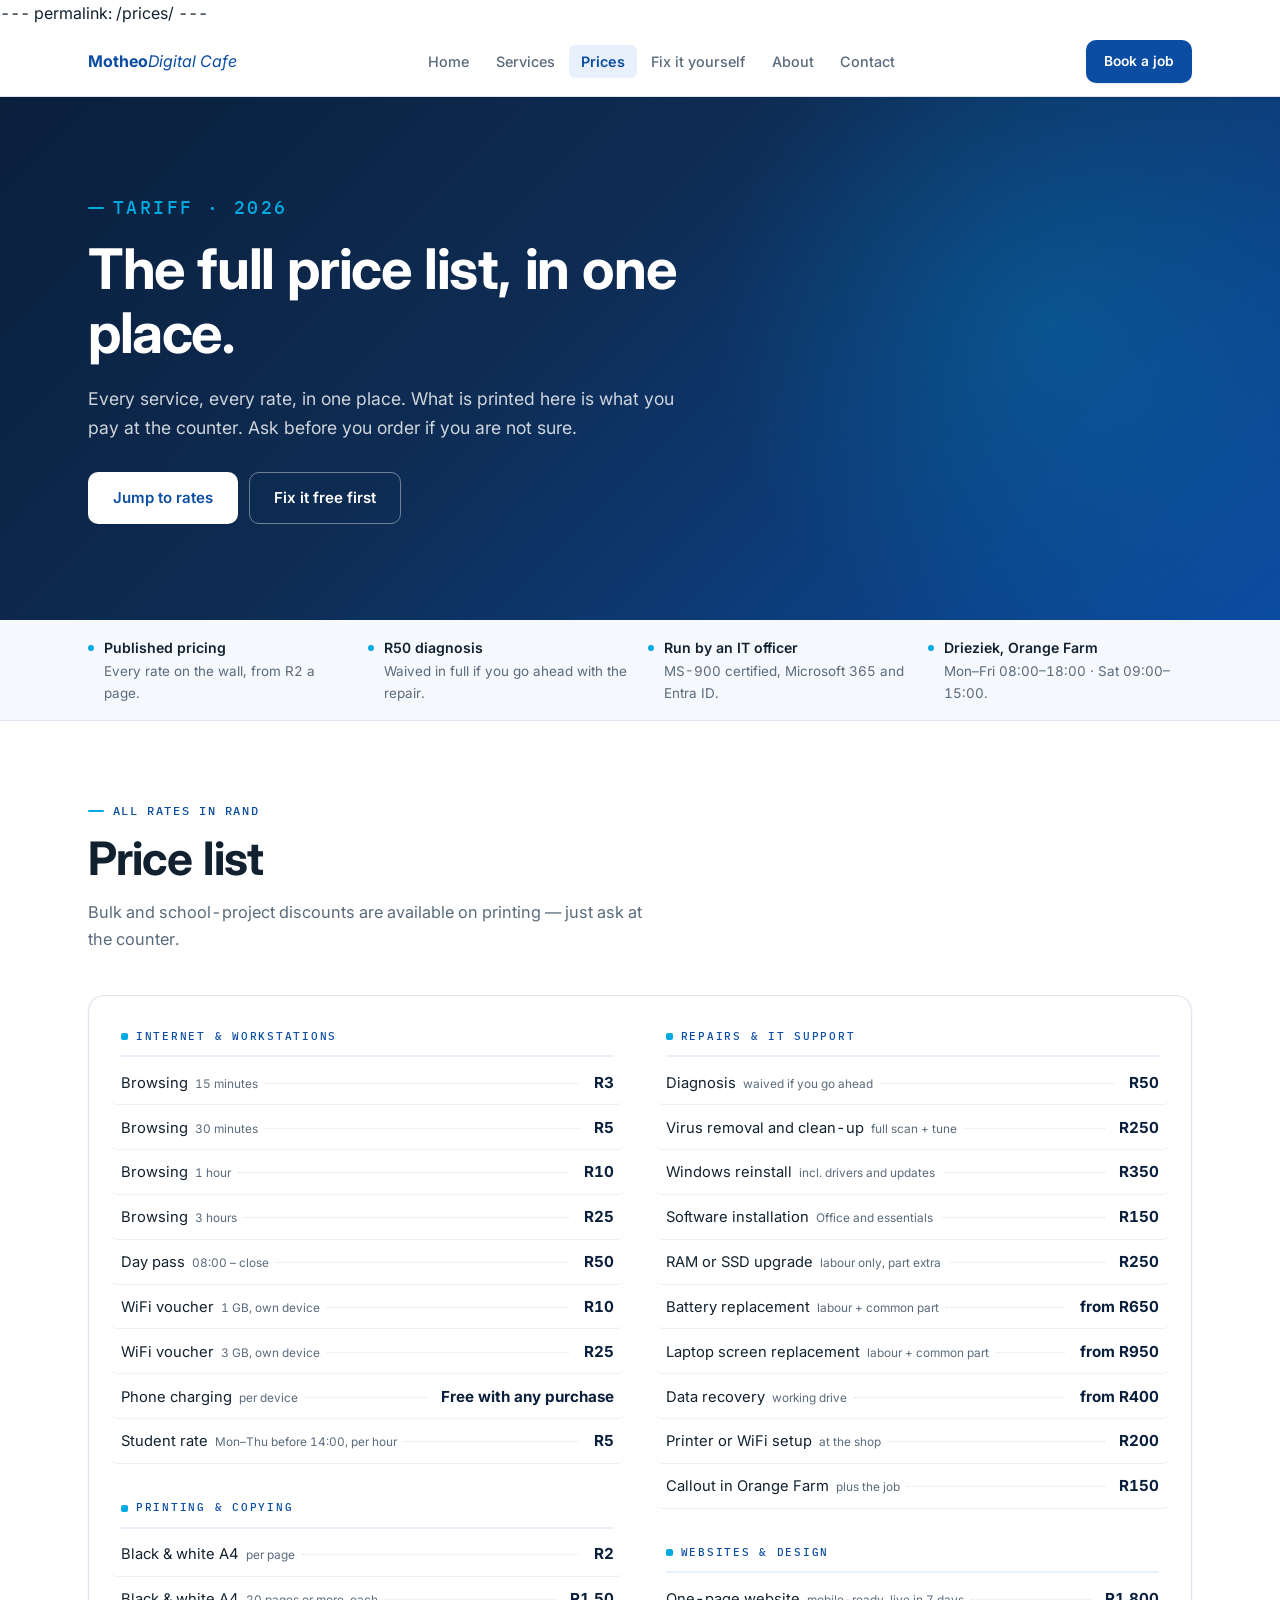
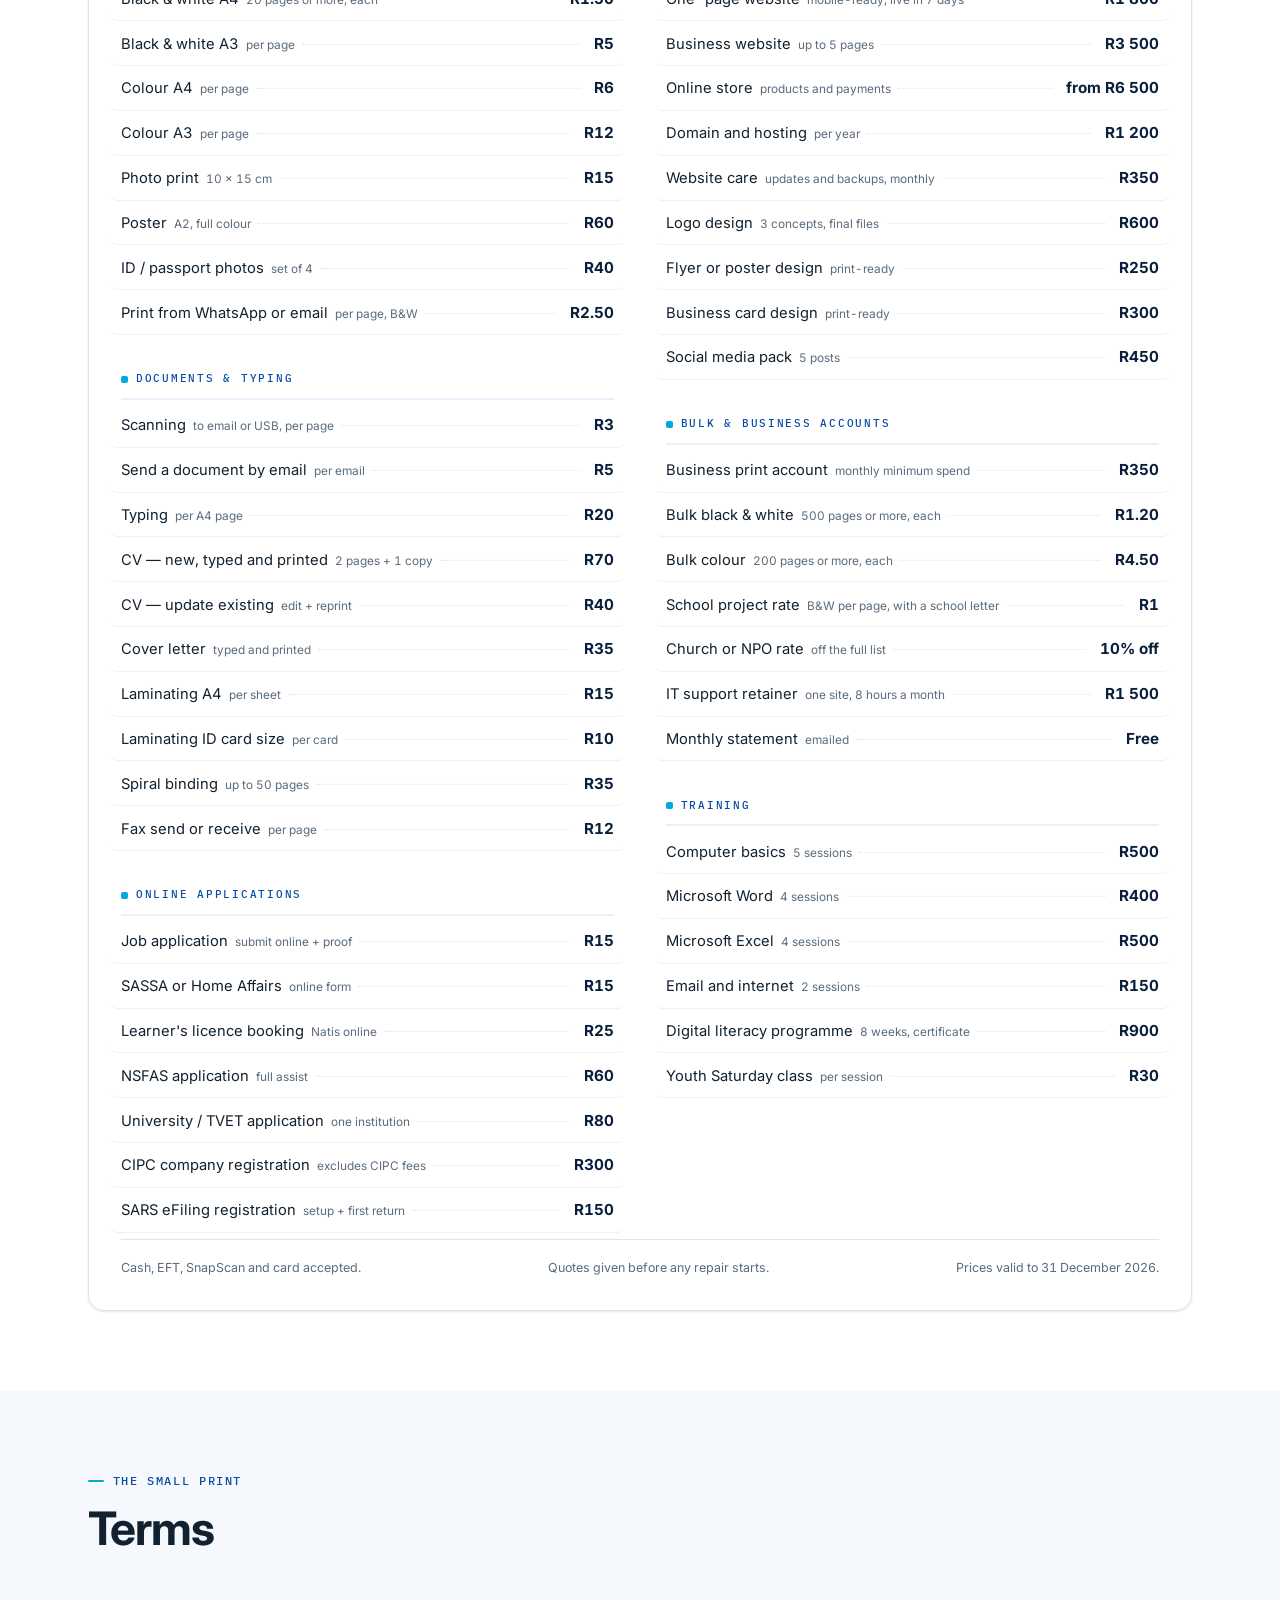
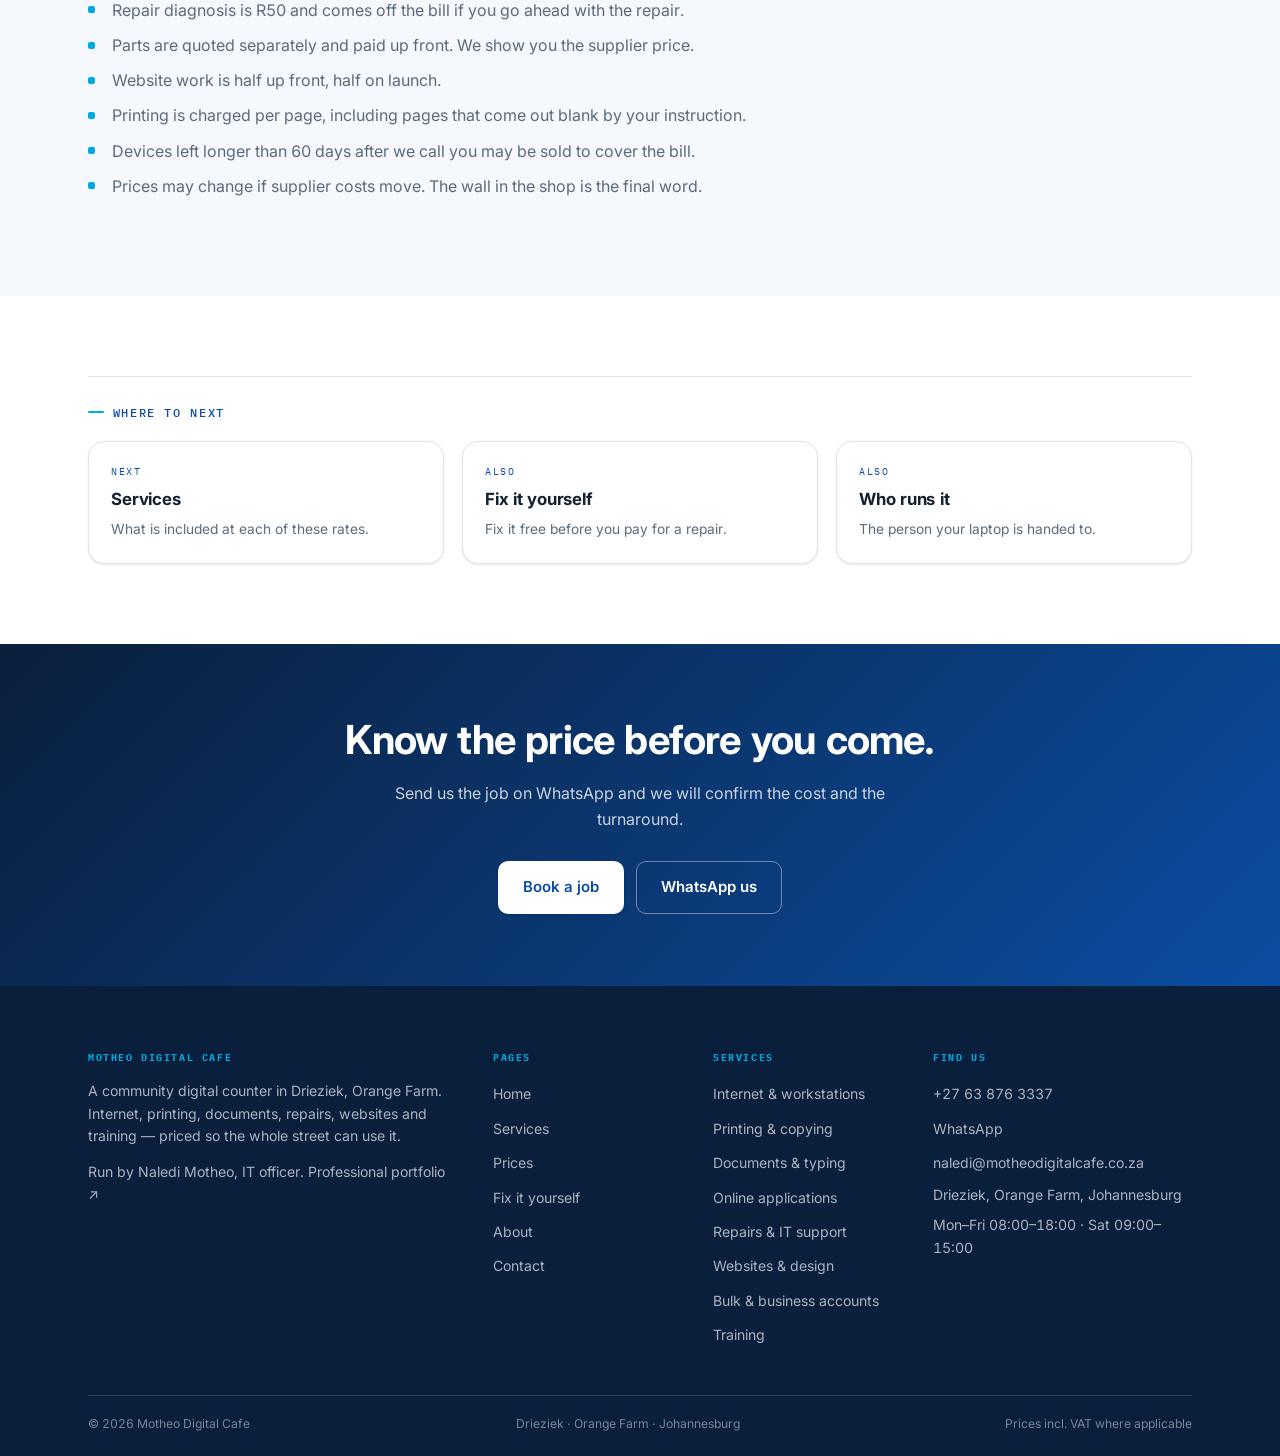
<file: prices.html>
---
permalink: /prices/
---
<!DOCTYPE html>
<html lang="en-ZA">
<head>
<meta charset="utf-8">
<meta name="viewport" content="width=device-width,initial-scale=1">
<title>Prices — Motheo Digital Cafe</title>
<meta name="description" content="The full price list for Motheo Digital Cafe, Drieziek, Orange Farm. Internet from R3, printing from R2, repairs from R50, websites from R1 800.">
<meta name="theme-color" content="#0a0a0a">
<link rel="icon" href="assets/favicon.png">
<meta property="og:title" content="Prices — Motheo Digital Cafe">
<meta property="og:description" content="The full price list for Motheo Digital Cafe, Drieziek, Orange Farm. Internet from R3, printing from R2, repairs from R50, websites from R1 800.">
<meta property="og:type" content="website">
<link rel="preconnect" href="https://fonts.googleapis.com">
<link rel="preconnect" href="https://fonts.gstatic.com" crossorigin>
<link href="https://fonts.googleapis.com/css2?family=Inter:wght@400;500;600;700;800&family=IBM+Plex+Mono:wght@400;500&display=swap" rel="stylesheet">
<link rel="stylesheet" href="style.css">
</head>
<body>
<a class="skip" href="#main">Skip to content</a>
<header class="nav">
  <div class="nav-in">
    <a class="brand" href="/"><b>Motheo</b><i>Digital Cafe</i></a>
    <nav aria-label="Main"><ul class="nav-links" id="menu"><li><a href="/">Home</a></li><li><a href="/services/">Services</a></li><li><a href="/prices/" aria-current="page">Prices</a></li><li><a href="/fix/">Fix it yourself</a></li><li><a href="/about/">About</a></li><li><a href="/contact/">Contact</a></li></ul></nav>
    <a class="pill pill-solid pill-sm nav-cta" href="/contact/">Book a job</a>
    <button class="burger" id="burger" aria-label="Menu" aria-expanded="false" aria-controls="menu">
      <span></span><span></span><span></span></button>
  </div>
</header>
<main id="main">
<section class="hero">
  <div class="wrap">
    <p class="eyebrow on-ink">Tariff · 2026</p>
    <h1>The full price list, in one place.</h1>
    <p>Every service, every rate, in one place. What is printed here is what you pay at the
    counter. Ask before you order if you are not sure.</p>
    <div class="hero-cta">
      <a class="pill pill-invert" href="#internet-workstations">Jump to rates</a>
      <a class="pill pill-ghost" href="/fix/"><span>Fix it free first</span></a>
    </div>
  </div>
</section>
<div class="trustbar"><ul><li><span><b>Published pricing</b>Every rate on the wall, from R2 a page.</span></li><li><span><b>R50 diagnosis</b>Waived in full if you go ahead with the repair.</span></li><li><span><b>Run by an IT officer</b>MS-900 certified, Microsoft 365 and Entra ID.</span></li><li><span><b>Drieziek, Orange Farm</b>Mon–Fri 08:00–18:00 · Sat 09:00–15:00.</span></li></ul></div>

<section class="sec">
  <div class="wrap">
    <div class="sec-head rv"><p class="eyebrow">All rates in rand</p>
      <h2 class="sec-title">Price list</h2>
      <p class="sec-sub">Bulk and school-project discounts are available on printing —
      just ask at the counter.</p></div>
    <div class="rv"><div class="board"><div class="board-cols"><div class="board-group" id="internet-workstations"><h3>Internet &amp; workstations</h3><div class="row"><span class="row-name"><span>Browsing</span><small>15 minutes</small></span><span class="row-price">R3</span></div><div class="row"><span class="row-name"><span>Browsing</span><small>30 minutes</small></span><span class="row-price">R5</span></div><div class="row"><span class="row-name"><span>Browsing</span><small>1 hour</small></span><span class="row-price">R10</span></div><div class="row"><span class="row-name"><span>Browsing</span><small>3 hours</small></span><span class="row-price">R25</span></div><div class="row"><span class="row-name"><span>Day pass</span><small>08:00 – close</small></span><span class="row-price">R50</span></div><div class="row"><span class="row-name"><span>WiFi voucher</span><small>1 GB, own device</small></span><span class="row-price">R10</span></div><div class="row"><span class="row-name"><span>WiFi voucher</span><small>3 GB, own device</small></span><span class="row-price">R25</span></div><div class="row"><span class="row-name"><span>Phone charging</span><small>per device</small></span><span class="row-price">Free with any purchase</span></div><div class="row"><span class="row-name"><span>Student rate</span><small>Mon–Thu before 14:00, per hour</small></span><span class="row-price">R5</span></div></div><div class="board-group" id="printing-copying"><h3>Printing &amp; copying</h3><div class="row"><span class="row-name"><span>Black &amp; white A4</span><small>per page</small></span><span class="row-price">R2</span></div><div class="row"><span class="row-name"><span>Black &amp; white A4</span><small>20 pages or more, each</small></span><span class="row-price">R1.50</span></div><div class="row"><span class="row-name"><span>Black &amp; white A3</span><small>per page</small></span><span class="row-price">R5</span></div><div class="row"><span class="row-name"><span>Colour A4</span><small>per page</small></span><span class="row-price">R6</span></div><div class="row"><span class="row-name"><span>Colour A3</span><small>per page</small></span><span class="row-price">R12</span></div><div class="row"><span class="row-name"><span>Photo print</span><small>10 × 15 cm</small></span><span class="row-price">R15</span></div><div class="row"><span class="row-name"><span>Poster</span><small>A2, full colour</small></span><span class="row-price">R60</span></div><div class="row"><span class="row-name"><span>ID / passport photos</span><small>set of 4</small></span><span class="row-price">R40</span></div><div class="row"><span class="row-name"><span>Print from WhatsApp or email</span><small>per page, B&amp;W</small></span><span class="row-price">R2.50</span></div></div><div class="board-group" id="documents-typing"><h3>Documents &amp; typing</h3><div class="row"><span class="row-name"><span>Scanning</span><small>to email or USB, per page</small></span><span class="row-price">R3</span></div><div class="row"><span class="row-name"><span>Send a document by email</span><small>per email</small></span><span class="row-price">R5</span></div><div class="row"><span class="row-name"><span>Typing</span><small>per A4 page</small></span><span class="row-price">R20</span></div><div class="row"><span class="row-name"><span>CV — new, typed and printed</span><small>2 pages + 1 copy</small></span><span class="row-price">R70</span></div><div class="row"><span class="row-name"><span>CV — update existing</span><small>edit + reprint</small></span><span class="row-price">R40</span></div><div class="row"><span class="row-name"><span>Cover letter</span><small>typed and printed</small></span><span class="row-price">R35</span></div><div class="row"><span class="row-name"><span>Laminating A4</span><small>per sheet</small></span><span class="row-price">R15</span></div><div class="row"><span class="row-name"><span>Laminating ID card size</span><small>per card</small></span><span class="row-price">R10</span></div><div class="row"><span class="row-name"><span>Spiral binding</span><small>up to 50 pages</small></span><span class="row-price">R35</span></div><div class="row"><span class="row-name"><span>Fax send or receive</span><small>per page</small></span><span class="row-price">R12</span></div></div><div class="board-group" id="online-applications"><h3>Online applications</h3><div class="row"><span class="row-name"><span>Job application</span><small>submit online + proof</small></span><span class="row-price">R15</span></div><div class="row"><span class="row-name"><span>SASSA or Home Affairs</span><small>online form</small></span><span class="row-price">R15</span></div><div class="row"><span class="row-name"><span>Learner's licence booking</span><small>Natis online</small></span><span class="row-price">R25</span></div><div class="row"><span class="row-name"><span>NSFAS application</span><small>full assist</small></span><span class="row-price">R60</span></div><div class="row"><span class="row-name"><span>University / TVET application</span><small>one institution</small></span><span class="row-price">R80</span></div><div class="row"><span class="row-name"><span>CIPC company registration</span><small>excludes CIPC fees</small></span><span class="row-price">R300</span></div><div class="row"><span class="row-name"><span>SARS eFiling registration</span><small>setup + first return</small></span><span class="row-price">R150</span></div></div><div class="board-group" id="repairs-it-support"><h3>Repairs &amp; IT support</h3><div class="row"><span class="row-name"><span>Diagnosis</span><small>waived if you go ahead</small></span><span class="row-price">R50</span></div><div class="row"><span class="row-name"><span>Virus removal and clean-up</span><small>full scan + tune</small></span><span class="row-price">R250</span></div><div class="row"><span class="row-name"><span>Windows reinstall</span><small>incl. drivers and updates</small></span><span class="row-price">R350</span></div><div class="row"><span class="row-name"><span>Software installation</span><small>Office and essentials</small></span><span class="row-price">R150</span></div><div class="row"><span class="row-name"><span>RAM or SSD upgrade</span><small>labour only, part extra</small></span><span class="row-price">R250</span></div><div class="row"><span class="row-name"><span>Battery replacement</span><small>labour + common part</small></span><span class="row-price">from R650</span></div><div class="row"><span class="row-name"><span>Laptop screen replacement</span><small>labour + common part</small></span><span class="row-price">from R950</span></div><div class="row"><span class="row-name"><span>Data recovery</span><small>working drive</small></span><span class="row-price">from R400</span></div><div class="row"><span class="row-name"><span>Printer or WiFi setup</span><small>at the shop</small></span><span class="row-price">R200</span></div><div class="row"><span class="row-name"><span>Callout in Orange Farm</span><small>plus the job</small></span><span class="row-price">R150</span></div></div><div class="board-group" id="websites-design"><h3>Websites &amp; design</h3><div class="row"><span class="row-name"><span>One-page website</span><small>mobile-ready, live in 7 days</small></span><span class="row-price">R1 800</span></div><div class="row"><span class="row-name"><span>Business website</span><small>up to 5 pages</small></span><span class="row-price">R3 500</span></div><div class="row"><span class="row-name"><span>Online store</span><small>products and payments</small></span><span class="row-price">from R6 500</span></div><div class="row"><span class="row-name"><span>Domain and hosting</span><small>per year</small></span><span class="row-price">R1 200</span></div><div class="row"><span class="row-name"><span>Website care</span><small>updates and backups, monthly</small></span><span class="row-price">R350</span></div><div class="row"><span class="row-name"><span>Logo design</span><small>3 concepts, final files</small></span><span class="row-price">R600</span></div><div class="row"><span class="row-name"><span>Flyer or poster design</span><small>print-ready</small></span><span class="row-price">R250</span></div><div class="row"><span class="row-name"><span>Business card design</span><small>print-ready</small></span><span class="row-price">R300</span></div><div class="row"><span class="row-name"><span>Social media pack</span><small>5 posts</small></span><span class="row-price">R450</span></div></div><div class="board-group" id="bulk-business-accounts"><h3>Bulk &amp; business accounts</h3><div class="row"><span class="row-name"><span>Business print account</span><small>monthly minimum spend</small></span><span class="row-price">R350</span></div><div class="row"><span class="row-name"><span>Bulk black &amp; white</span><small>500 pages or more, each</small></span><span class="row-price">R1.20</span></div><div class="row"><span class="row-name"><span>Bulk colour</span><small>200 pages or more, each</small></span><span class="row-price">R4.50</span></div><div class="row"><span class="row-name"><span>School project rate</span><small>B&amp;W per page, with a school letter</small></span><span class="row-price">R1</span></div><div class="row"><span class="row-name"><span>Church or NPO rate</span><small>off the full list</small></span><span class="row-price">10% off</span></div><div class="row"><span class="row-name"><span>IT support retainer</span><small>one site, 8 hours a month</small></span><span class="row-price">R1 500</span></div><div class="row"><span class="row-name"><span>Monthly statement</span><small>emailed</small></span><span class="row-price">Free</span></div></div><div class="board-group" id="training"><h3>Training</h3><div class="row"><span class="row-name"><span>Computer basics</span><small>5 sessions</small></span><span class="row-price">R500</span></div><div class="row"><span class="row-name"><span>Microsoft Word</span><small>4 sessions</small></span><span class="row-price">R400</span></div><div class="row"><span class="row-name"><span>Microsoft Excel</span><small>4 sessions</small></span><span class="row-price">R500</span></div><div class="row"><span class="row-name"><span>Email and internet</span><small>2 sessions</small></span><span class="row-price">R150</span></div><div class="row"><span class="row-name"><span>Digital literacy programme</span><small>8 weeks, certificate</small></span><span class="row-price">R900</span></div><div class="row"><span class="row-name"><span>Youth Saturday class</span><small>per session</small></span><span class="row-price">R30</span></div></div></div><div class="board-foot"><span>Cash, EFT, SnapScan and card accepted.</span><span>Quotes given before any repair starts.</span><span>Prices valid to 31 December 2026.</span></div></div></div>
  </div>
</section>

<section class="sec sec-fog">
  <div class="wrap">
    <div class="sec-head rv"><p class="eyebrow">The small print</p>
      <h2 class="sec-title">Terms</h2></div>
    <div class="prose rv">
      <ul>
        <li>Repair diagnosis is R50 and comes off the bill if you go ahead with the repair.</li>
        <li>Parts are quoted separately and paid up front. We show you the supplier price.</li>
        <li>Website work is half up front, half on launch.</li>
        <li>Printing is charged per page, including pages that come out blank by your instruction.</li>
        <li>Devices left longer than 60 days after we call you may be sold to cover the bill.</li>
        <li>Prices may change if supplier costs move. The wall in the shop is the final word.</li>
      </ul>
    </div>
  </div>
</section>

<section class="sec">
  <div class="wrap">
    <div class="xref rv">
      <p class="eyebrow">Where to next</p>
      <div class="xref-grid"><a class="xref-card" href="/services/"><em>Next</em><b>Services</b><span>What is included at each of these rates.</span></a><a class="xref-card" href="/fix/"><em>Also</em><b>Fix it yourself</b><span>Fix it free before you pay for a repair.</span></a><a class="xref-card" href="/about/"><em>Also</em><b>Who runs it</b><span>The person your laptop is handed to.</span></a></div>
    </div>
  </div>
</section>
<section class="band">
  <div class="wrap">
    <h2>Know the price before you come.</h2><p>Send us the job on WhatsApp and we will confirm the cost and the turnaround.</p>
    <div class="band-cta"><a class="pill pill-invert" href="/contact/">Book a job</a><a class="pill pill-ghost" href="https://wa.me/27638763337"><span>WhatsApp us</span></a></div>
  </div>
</section>
</main>
<footer class="foot">
  <div class="wrap">
    <div class="foot-grid">
      <div>
        <h4>Motheo Digital Cafe</h4>
        <p>A community digital counter in Drieziek, Orange Farm. Internet, printing,
        documents, repairs, websites and training — priced so the whole street can use it.</p>
        <p style="margin-top:.8rem">Run by <a href="/about/">Naledi Motheo</a>,
        IT officer. <a href="https://motheotech.github.io/naledi-portfolio/" target="_blank" rel="noopener">Professional portfolio &#8599;</a></p>
      </div>
      <div><h4>Pages</h4><ul><li><a href="/">Home</a></li><li><a href="/services/">Services</a></li><li><a href="/prices/">Prices</a></li><li><a href="/fix/">Fix it yourself</a></li><li><a href="/about/">About</a></li><li><a href="/contact/">Contact</a></li></ul></div>
      <div><h4>Services</h4><ul><li><a href="/services/">Internet &amp; workstations</a></li><li><a href="/services/">Printing &amp; copying</a></li><li><a href="/services/">Documents &amp; typing</a></li><li><a href="/services/">Online applications</a></li><li><a href="/services/">Repairs &amp; IT support</a></li><li><a href="/services/">Websites &amp; design</a></li><li><a href="/services/">Bulk &amp; business accounts</a></li><li><a href="/services/">Training</a></li></ul></div>
      <div>
        <h4>Find us</h4>
        <ul>
          <li><a href="tel:+27638763337">+27 63 876 3337</a></li>
          <li><a href="https://wa.me/27638763337">WhatsApp</a></li>
          <li><a href="mailto:naledi@motheodigitalcafe.co.za">naledi@motheodigitalcafe.co.za</a></li>
          <li><p>Drieziek, Orange Farm, Johannesburg</p></li>
          <li><p>Mon–Fri 08:00–18:00 · Sat 09:00–15:00</p></li>
        </ul>
      </div>
    </div>
    <div class="foot-bottom">
      <span>&copy; 2026 Motheo Digital Cafe</span>
      <span>Drieziek · Orange Farm · Johannesburg</span>
      <span>Prices incl. VAT where applicable</span>
    </div>
  </div>
</footer>
<script src="site.js" defer></script>
</body>
</html>
</file>
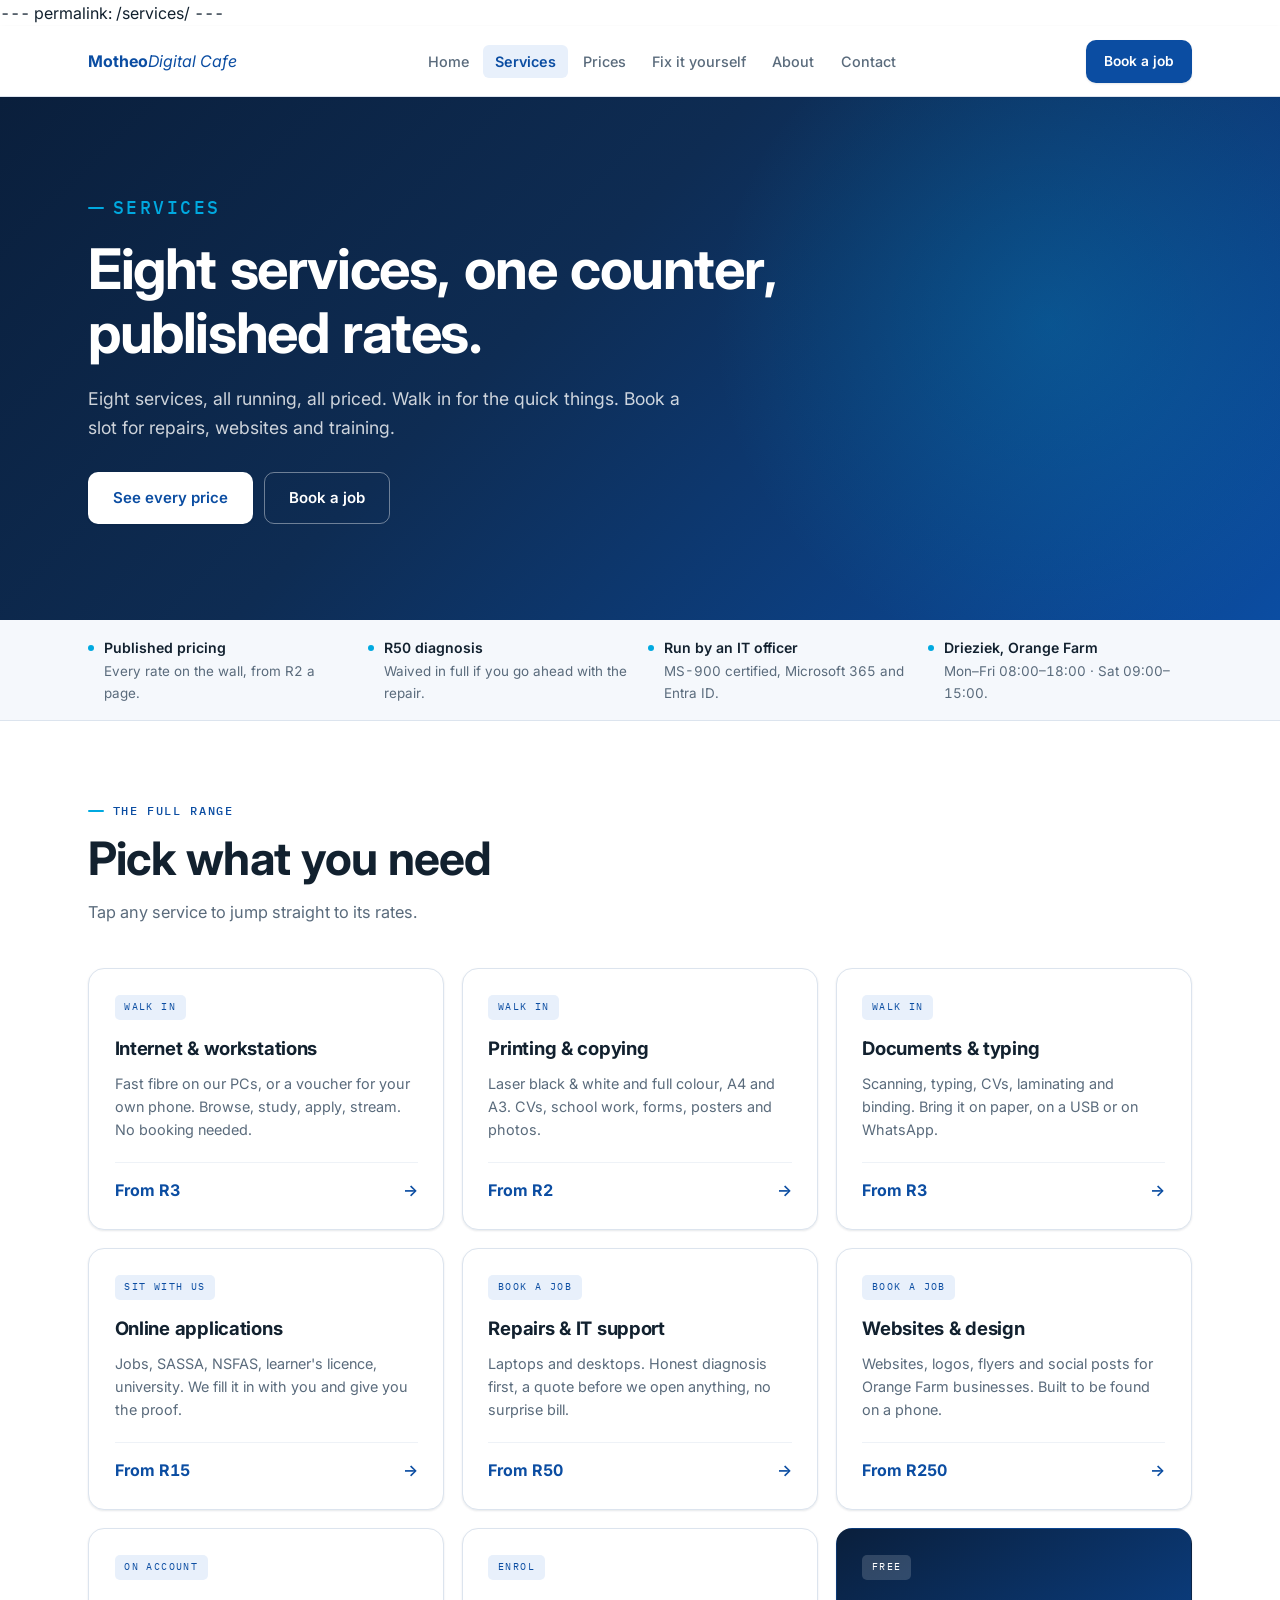
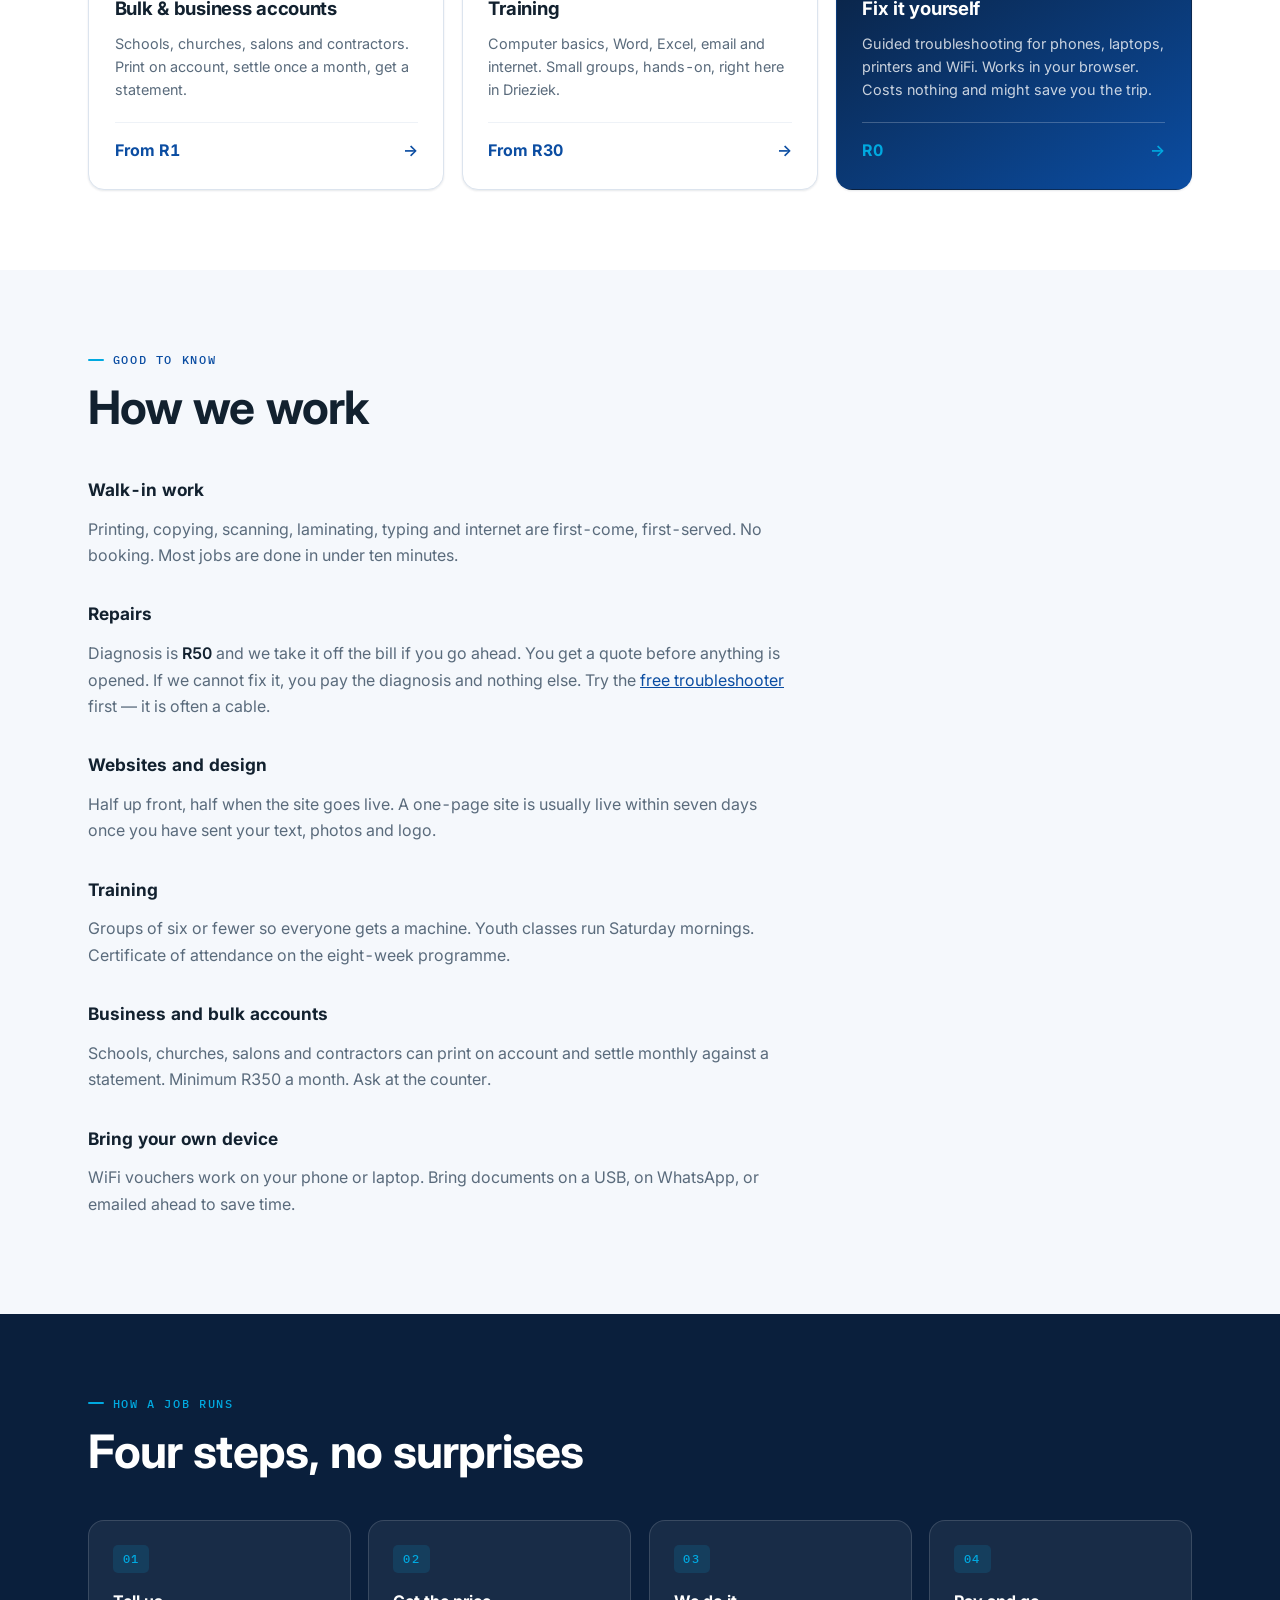
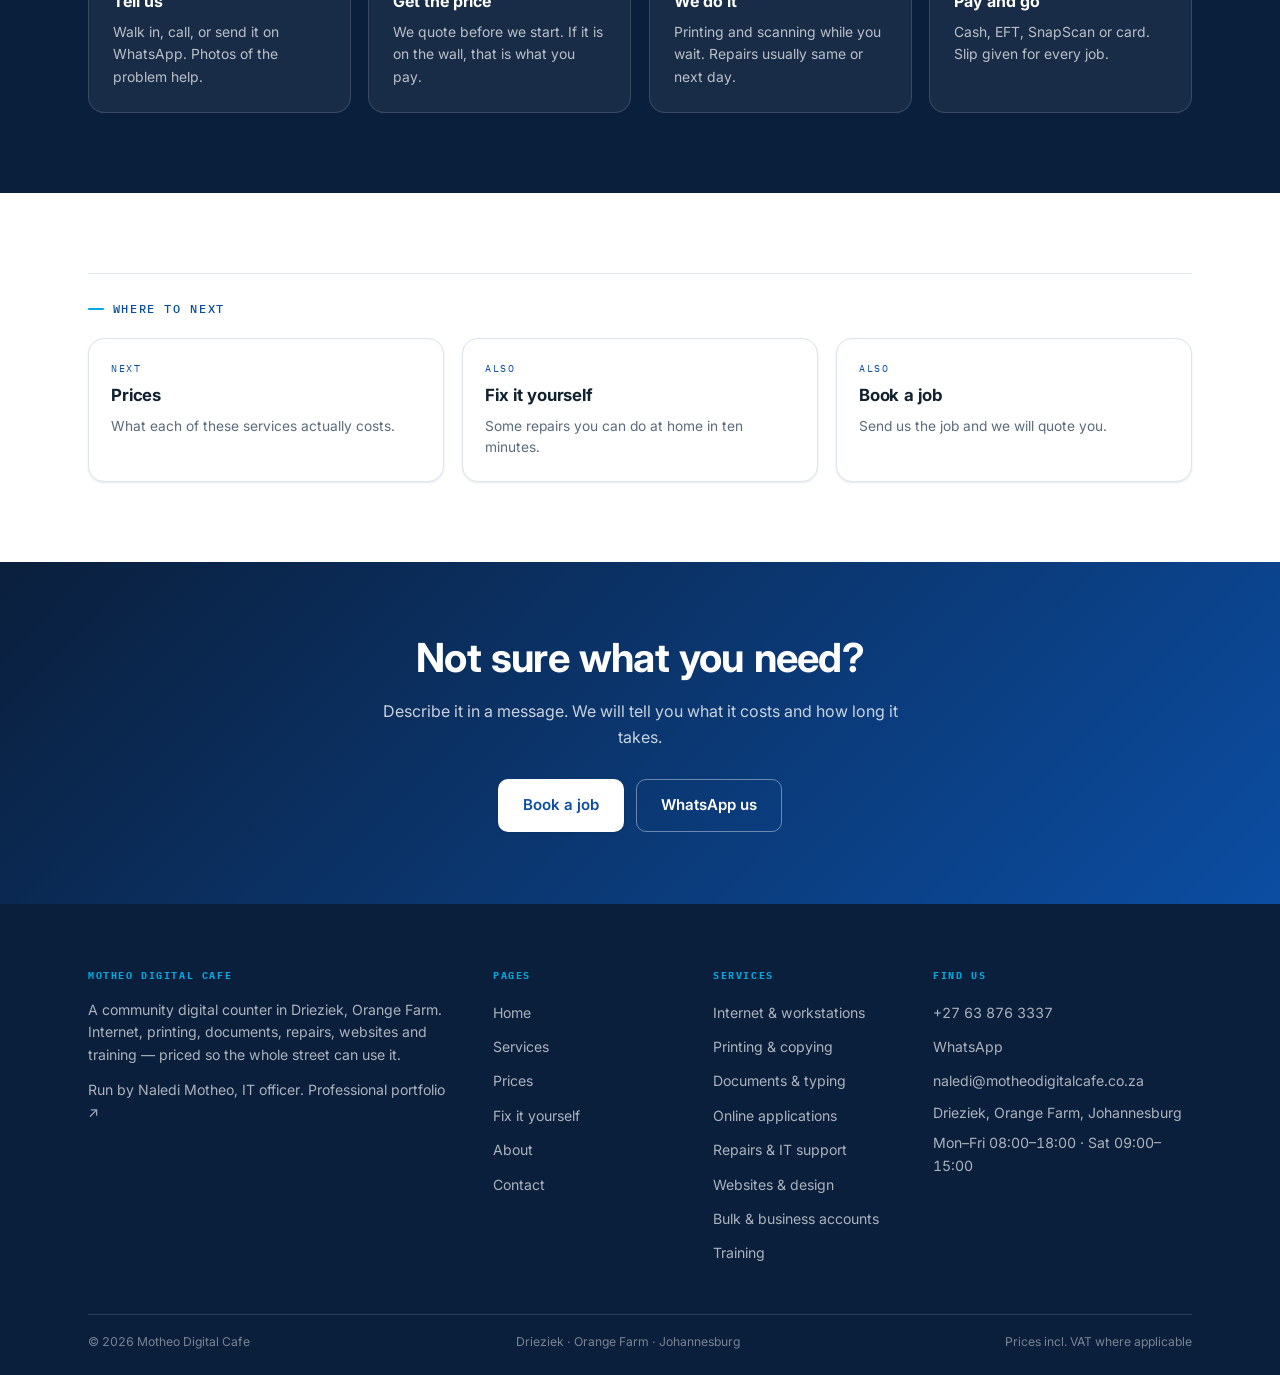
<file: services.html>
---
permalink: /services/
---
<!DOCTYPE html>
<html lang="en-ZA">
<head>
<meta charset="utf-8">
<meta name="viewport" content="width=device-width,initial-scale=1">
<title>Services — Motheo Digital Cafe</title>
<meta name="description" content="All eight services at Motheo Digital Cafe in Drieziek, Orange Farm: internet, printing, documents, online applications, repairs, websites, business accounts and training.">
<meta name="theme-color" content="#0a0a0a">
<link rel="icon" href="assets/favicon.png">
<meta property="og:title" content="Services — Motheo Digital Cafe">
<meta property="og:description" content="All eight services at Motheo Digital Cafe in Drieziek, Orange Farm: internet, printing, documents, online applications, repairs, websites, business accounts and training.">
<meta property="og:type" content="website">
<link rel="preconnect" href="https://fonts.googleapis.com">
<link rel="preconnect" href="https://fonts.gstatic.com" crossorigin>
<link href="https://fonts.googleapis.com/css2?family=Inter:wght@400;500;600;700;800&family=IBM+Plex+Mono:wght@400;500&display=swap" rel="stylesheet">
<link rel="stylesheet" href="style.css">
</head>
<body>
<a class="skip" href="#main">Skip to content</a>
<header class="nav">
  <div class="nav-in">
    <a class="brand" href="/"><b>Motheo</b><i>Digital Cafe</i></a>
    <nav aria-label="Main"><ul class="nav-links" id="menu"><li><a href="/">Home</a></li><li><a href="/services/" aria-current="page">Services</a></li><li><a href="/prices/">Prices</a></li><li><a href="/fix/">Fix it yourself</a></li><li><a href="/about/">About</a></li><li><a href="/contact/">Contact</a></li></ul></nav>
    <a class="pill pill-solid pill-sm nav-cta" href="/contact/">Book a job</a>
    <button class="burger" id="burger" aria-label="Menu" aria-expanded="false" aria-controls="menu">
      <span></span><span></span><span></span></button>
  </div>
</header>
<main id="main">
<section class="hero">
  <div class="wrap">
    <p class="eyebrow on-ink">Services</p>
    <h1>Eight services, one counter, published rates.</h1>
    <p>Eight services, all running, all priced. Walk in for the quick things.
    Book a slot for repairs, websites and training.</p>
    <div class="hero-cta">
      <a class="pill pill-invert" href="/prices/">See every price</a>
      <a class="pill pill-ghost" href="/contact/"><span>Book a job</span></a>
    </div>
  </div>
</section>
<div class="trustbar"><ul><li><span><b>Published pricing</b>Every rate on the wall, from R2 a page.</span></li><li><span><b>R50 diagnosis</b>Waived in full if you go ahead with the repair.</span></li><li><span><b>Run by an IT officer</b>MS-900 certified, Microsoft 365 and Entra ID.</span></li><li><span><b>Drieziek, Orange Farm</b>Mon–Fri 08:00–18:00 · Sat 09:00–15:00.</span></li></ul></div>

<section class="sec">
  <div class="wrap">
    <div class="sec-head rv"><p class="eyebrow">The full range</p>
      <h2 class="sec-title">Pick what you need</h2>
      <p class="sec-sub">Tap any service to jump straight to its rates.</p></div>
    <div class="rv"><div class="svc-grid"><a class="svc" href="prices.html#internet-workstations"><span class="svc-kicker">Walk in</span>
        <h3>Internet &amp; workstations</h3><p>Fast fibre on our PCs, or a voucher for your own phone. Browse, study, apply, stream. No booking needed.</p><span class="svc-foot"><span class="svc-from">From R3</span>
        <span class="svc-arrow" aria-hidden="true">&rarr;</span></span></a><a class="svc" href="prices.html#printing-copying"><span class="svc-kicker">Walk in</span>
        <h3>Printing &amp; copying</h3><p>Laser black &amp; white and full colour, A4 and A3. CVs, school work, forms, posters and photos.</p><span class="svc-foot"><span class="svc-from">From R2</span>
        <span class="svc-arrow" aria-hidden="true">&rarr;</span></span></a><a class="svc" href="prices.html#documents-typing"><span class="svc-kicker">Walk in</span>
        <h3>Documents &amp; typing</h3><p>Scanning, typing, CVs, laminating and binding. Bring it on paper, on a USB or on WhatsApp.</p><span class="svc-foot"><span class="svc-from">From R3</span>
        <span class="svc-arrow" aria-hidden="true">&rarr;</span></span></a><a class="svc" href="prices.html#online-applications"><span class="svc-kicker">Sit with us</span>
        <h3>Online applications</h3><p>Jobs, SASSA, NSFAS, learner's licence, university. We fill it in with you and give you the proof.</p><span class="svc-foot"><span class="svc-from">From R15</span>
        <span class="svc-arrow" aria-hidden="true">&rarr;</span></span></a><a class="svc" href="prices.html#repairs-it-support"><span class="svc-kicker">Book a job</span>
        <h3>Repairs &amp; IT support</h3><p>Laptops and desktops. Honest diagnosis first, a quote before we open anything, no surprise bill.</p><span class="svc-foot"><span class="svc-from">From R50</span>
        <span class="svc-arrow" aria-hidden="true">&rarr;</span></span></a><a class="svc" href="prices.html#websites-design"><span class="svc-kicker">Book a job</span>
        <h3>Websites &amp; design</h3><p>Websites, logos, flyers and social posts for Orange Farm businesses. Built to be found on a phone.</p><span class="svc-foot"><span class="svc-from">From R250</span>
        <span class="svc-arrow" aria-hidden="true">&rarr;</span></span></a><a class="svc" href="prices.html#bulk-business-accounts"><span class="svc-kicker">On account</span>
        <h3>Bulk &amp; business accounts</h3><p>Schools, churches, salons and contractors. Print on account, settle once a month, get a statement.</p><span class="svc-foot"><span class="svc-from">From R1</span>
        <span class="svc-arrow" aria-hidden="true">&rarr;</span></span></a><a class="svc" href="prices.html#training"><span class="svc-kicker">Enrol</span>
        <h3>Training</h3><p>Computer basics, Word, Excel, email and internet. Small groups, hands-on, right here in Drieziek.</p><span class="svc-foot"><span class="svc-from">From R30</span>
        <span class="svc-arrow" aria-hidden="true">&rarr;</span></span></a><a class="svc svc-cta" href="/fix/">
        <span class="svc-kicker">Free</span><h3>Fix it yourself</h3>
        <p>Guided troubleshooting for phones, laptops, printers and WiFi. Works in
        your browser. Costs nothing and might save you the trip.</p>
        <span class="svc-foot"><span class="svc-from">R0</span>
        <span class="svc-arrow" aria-hidden="true">&rarr;</span></span></a></div></div>
  </div>
</section>

<section class="sec sec-fog">
  <div class="wrap">
    <div class="sec-head rv"><p class="eyebrow">Good to know</p>
      <h2 class="sec-title">How we work</h2></div>
    <div class="prose rv">
      <h3>Walk-in work</h3>
      <p>Printing, copying, scanning, laminating, typing and internet are first-come,
      first-served. No booking. Most jobs are done in under ten minutes.</p>
      <h3>Repairs</h3>
      <p>Diagnosis is <strong>R50</strong> and we take it off the bill if you go ahead. You get
      a quote before anything is opened. If we cannot fix it, you pay the diagnosis and
      nothing else. Try the <a href="/fix/">free troubleshooter</a> first — it is often
      a cable.</p>
      <h3>Websites and design</h3>
      <p>Half up front, half when the site goes live. A one-page site is usually live within
      seven days once you have sent your text, photos and logo.</p>
      <h3>Training</h3>
      <p>Groups of six or fewer so everyone gets a machine. Youth classes run Saturday
      mornings. Certificate of attendance on the eight-week programme.</p>
      <h3>Business and bulk accounts</h3>
      <p>Schools, churches, salons and contractors can print on account and settle monthly
      against a statement. Minimum R350 a month. Ask at the counter.</p>
      <h3>Bring your own device</h3>
      <p>WiFi vouchers work on your phone or laptop. Bring documents on a USB, on WhatsApp,
      or emailed ahead to save time.</p>
    </div>
  </div>
</section>

<section class="sec sec-ink">
  <div class="wrap">
    <div class="sec-head rv"><p class="eyebrow on-ink">How a job runs</p>
      <h2 class="sec-title">Four steps, no surprises</h2></div>
    <div class="steps rv">
      <div class="step"><span class="step-n">01</span><h3>Tell us</h3>
        <p>Walk in, call, or send it on WhatsApp. Photos of the problem help.</p></div>
      <div class="step"><span class="step-n">02</span><h3>Get the price</h3>
        <p>We quote before we start. If it is on the wall, that is what you pay.</p></div>
      <div class="step"><span class="step-n">03</span><h3>We do it</h3>
        <p>Printing and scanning while you wait. Repairs usually same or next day.</p></div>
      <div class="step"><span class="step-n">04</span><h3>Pay and go</h3>
        <p>Cash, EFT, SnapScan or card. Slip given for every job.</p></div>
    </div>
  </div>
</section>

<section class="sec">
  <div class="wrap">
    <div class="xref rv">
      <p class="eyebrow">Where to next</p>
      <div class="xref-grid"><a class="xref-card" href="/prices/"><em>Next</em><b>Prices</b><span>What each of these services actually costs.</span></a><a class="xref-card" href="/fix/"><em>Also</em><b>Fix it yourself</b><span>Some repairs you can do at home in ten minutes.</span></a><a class="xref-card" href="/contact/"><em>Also</em><b>Book a job</b><span>Send us the job and we will quote you.</span></a></div>
    </div>
  </div>
</section>
<section class="band">
  <div class="wrap">
    <h2>Not sure what you need?</h2><p>Describe it in a message. We will tell you what it costs and how long it takes.</p>
    <div class="band-cta"><a class="pill pill-invert" href="/contact/">Book a job</a><a class="pill pill-ghost" href="https://wa.me/27638763337"><span>WhatsApp us</span></a></div>
  </div>
</section>
</main>
<footer class="foot">
  <div class="wrap">
    <div class="foot-grid">
      <div>
        <h4>Motheo Digital Cafe</h4>
        <p>A community digital counter in Drieziek, Orange Farm. Internet, printing,
        documents, repairs, websites and training — priced so the whole street can use it.</p>
        <p style="margin-top:.8rem">Run by <a href="/about/">Naledi Motheo</a>,
        IT officer. <a href="https://motheotech.github.io/naledi-portfolio/" target="_blank" rel="noopener">Professional portfolio &#8599;</a></p>
      </div>
      <div><h4>Pages</h4><ul><li><a href="/">Home</a></li><li><a href="/services/">Services</a></li><li><a href="/prices/">Prices</a></li><li><a href="/fix/">Fix it yourself</a></li><li><a href="/about/">About</a></li><li><a href="/contact/">Contact</a></li></ul></div>
      <div><h4>Services</h4><ul><li><a href="/services/">Internet &amp; workstations</a></li><li><a href="/services/">Printing &amp; copying</a></li><li><a href="/services/">Documents &amp; typing</a></li><li><a href="/services/">Online applications</a></li><li><a href="/services/">Repairs &amp; IT support</a></li><li><a href="/services/">Websites &amp; design</a></li><li><a href="/services/">Bulk &amp; business accounts</a></li><li><a href="/services/">Training</a></li></ul></div>
      <div>
        <h4>Find us</h4>
        <ul>
          <li><a href="tel:+27638763337">+27 63 876 3337</a></li>
          <li><a href="https://wa.me/27638763337">WhatsApp</a></li>
          <li><a href="mailto:naledi@motheodigitalcafe.co.za">naledi@motheodigitalcafe.co.za</a></li>
          <li><p>Drieziek, Orange Farm, Johannesburg</p></li>
          <li><p>Mon–Fri 08:00–18:00 · Sat 09:00–15:00</p></li>
        </ul>
      </div>
    </div>
    <div class="foot-bottom">
      <span>&copy; 2026 Motheo Digital Cafe</span>
      <span>Drieziek · Orange Farm · Johannesburg</span>
      <span>Prices incl. VAT where applicable</span>
    </div>
  </div>
</footer>
<script src="site.js" defer></script>
</body>
</html>
</file>
<file: style.css>
/* ==========================================================================
   Motheo Digital Cafe — corporate ICT design system
   Navy / royal blue / cyan. Rounded, layered, credential-forward.
   ========================================================================== */

:root{
  /* brand */
  --navy:#0a1f3c;
  --navy-2:#0e2c53;
  --brand:#0b4da2;
  --brand-dk:#083a7d;
  --brand-lt:#e8f0fb;
  --cyan:#00a9e0;
  --cyan-dk:#0089b5;

  /* neutrals */
  --paper:#ffffff;
  --mist:#f5f8fc;
  --ink:#12212f;
  --slate:#5a6b7c;
  --line:#dce4ee;
  --line-2:#eef2f7;

  --ok:#0f8a5f;

  --ui:'Inter',-apple-system,'Segoe UI',Roboto,sans-serif;
  --mono:'IBM Plex Mono',ui-monospace,'SF Mono',Menlo,monospace;

  --r:10px;
  --r-lg:16px;
  --sh-1:0 1px 2px rgba(10,31,60,.06),0 1px 3px rgba(10,31,60,.05);
  --sh-2:0 2px 4px rgba(10,31,60,.05),0 12px 28px rgba(10,31,60,.09);
  --sh-3:0 4px 8px rgba(10,31,60,.06),0 24px 48px rgba(10,31,60,.13);

  --wrap:1200px;
  --gut:clamp(1.25rem,4vw,3rem);
}

*,*::before,*::after{margin:0;padding:0;box-sizing:border-box}
html{scroll-behavior:smooth;-webkit-text-size-adjust:100%}
body{
  font-family:var(--ui);background:var(--paper);color:var(--ink);
  font-size:16px;line-height:1.65;overflow-x:hidden;
  font-variant-numeric:tabular-nums;-webkit-font-smoothing:antialiased;
}
img{max-width:100%;display:block}
a{color:var(--brand)}
ul{list-style:none}

.skip{position:absolute;left:-9999px;background:var(--brand);color:#fff;
  padding:.8rem 1.2rem;border-radius:var(--r);z-index:9999}
.skip:focus{left:.75rem;top:.75rem}
:focus-visible{outline:3px solid var(--cyan);outline-offset:2px;border-radius:4px}

.wrap{max-width:var(--wrap);margin:0 auto;padding-inline:var(--gut)}

/* ---------- type ---------- */
.eyebrow{
  font-family:var(--mono);font-size:.72rem;font-weight:500;letter-spacing:.14em;
  text-transform:uppercase;color:var(--brand);display:flex;align-items:center;gap:.55rem;
}
.eyebrow::before{content:"";width:16px;height:2px;background:var(--cyan);flex:none;border-radius:2px}
.eyebrow.on-ink{color:var(--cyan)}

h2.sec-title{
  font-size:clamp(1.9rem,3.6vw,2.9rem);line-height:1.15;letter-spacing:-.02em;
  font-weight:700;margin:.75rem 0 0;
}
.sec-sub{color:var(--slate);max-width:56ch;margin-top:.9rem;font-size:1.02rem}
.sec-ink .sec-sub{color:rgba(255,255,255,.72)}
.display,.stroke{font-weight:700}
.stroke{color:var(--cyan)}

/* ---------- buttons ---------- */
.pill{
  display:inline-flex;align-items:center;gap:.5rem;font-size:.94rem;font-weight:600;
  padding:.8rem 1.5rem;border-radius:var(--r);text-decoration:none;border:1.5px solid transparent;
  cursor:pointer;transition:background .18s,color .18s,border-color .18s,box-shadow .18s,transform .18s;
}
.pill-solid{background:var(--brand);color:#fff;box-shadow:var(--sh-1)}
.pill-solid:hover{background:var(--brand-dk);box-shadow:var(--sh-2);transform:translateY(-1px)}
.pill-invert{background:#fff;color:var(--brand);box-shadow:var(--sh-1)}
.pill-invert:hover{background:var(--brand-lt);box-shadow:var(--sh-2);transform:translateY(-1px)}
.pill-ghost{border-color:rgba(255,255,255,.4);color:#fff;background:transparent}
.pill-ghost:hover{border-color:#fff;background:rgba(255,255,255,.12)}
.sec .pill-ghost,.prose .pill-ghost{border-color:var(--line);color:var(--brand)}
.sec .pill-ghost:hover{border-color:var(--brand);background:var(--brand-lt)}
.pill-sm{padding:.55rem 1.05rem;font-size:.86rem}

/* ---------- nav ---------- */
.nav{position:sticky;top:0;z-index:900;background:rgba(255,255,255,.96);
  backdrop-filter:blur(12px);border-bottom:1px solid var(--line);box-shadow:var(--sh-1)}
.nav-in{max-width:var(--wrap);margin:0 auto;padding:0 var(--gut);height:70px;
  display:flex;align-items:center;justify-content:space-between;gap:1.5rem}
.brand{display:flex;align-items:center;text-decoration:none;flex:none}
.brand img{display:block;height:44px;width:auto}
@media (max-width:420px){.brand img{height:36px}}
.nav-links{display:flex;gap:.15rem;align-items:center}
.nav-links a{text-decoration:none;font-size:.9rem;font-weight:500;padding:.5rem .75rem;
  color:var(--slate);border-radius:6px;transition:all .16s}
.nav-links a:hover{color:var(--brand);background:var(--brand-lt)}
.nav-links a[aria-current="page"]{color:var(--brand);font-weight:600;background:var(--brand-lt)}
.nav-cta{flex:none}
.burger{display:none;background:none;border:1px solid var(--line);border-radius:8px;
  padding:.5rem;cursor:pointer}
.burger span{display:block;width:20px;height:2px;background:var(--navy);margin:4px 0;border-radius:2px}

/* ---------- hero ---------- */
.hero{
  background:linear-gradient(135deg,var(--navy) 0%,var(--navy-2) 42%,var(--brand) 100%);
  color:#fff;padding:clamp(3.5rem,8vw,6rem) 0;position:relative;overflow:hidden;
}
.hero::after{
  content:"";position:absolute;right:-12%;top:-30%;width:60%;aspect-ratio:1;
  background:radial-gradient(circle,rgba(0,169,224,.22),transparent 62%);pointer-events:none;
}
.hero .wrap{position:relative;z-index:1}
.hero h1{
  font-size:clamp(2.1rem,4.6vw,3.5rem);line-height:1.14;letter-spacing:-.025em;
  font-weight:700;margin:1rem 0 1.1rem;max-width:20ch;
}
.hero h1 br{display:none}
.hero p{color:rgba(255,255,255,.8);max-width:56ch;font-size:clamp(1rem,1.5vw,1.1rem)}
.hero-cta{display:flex;flex-wrap:wrap;gap:.7rem;margin-top:1.9rem}
.hero-meta{display:flex;flex-wrap:wrap;gap:1.5rem 2.5rem;margin-top:2.6rem;
  padding-top:1.5rem;border-top:1px solid rgba(255,255,255,.18)}
.hero-meta div{min-width:130px}
.hero-meta dt{font-family:var(--mono);font-size:.62rem;letter-spacing:.14em;
  text-transform:uppercase;color:var(--cyan);margin-bottom:.25rem}
.hero-meta dd{font-size:.95rem;font-weight:600}

/* ---------- trust bar (replaces the marquee) ---------- */
.trustbar{background:var(--mist);border-bottom:1px solid var(--line)}
.trustbar ul{max-width:var(--wrap);margin:0 auto;padding:1rem var(--gut);
  display:grid;grid-template-columns:repeat(4,1fr);gap:1rem}
.trustbar li{display:flex;gap:.6rem;align-items:flex-start;font-size:.84rem;color:var(--slate)}
.trustbar li::before{content:"";width:6px;height:6px;border-radius:50%;background:var(--cyan);
  flex:none;margin-top:.55rem}
.trustbar b{display:block;color:var(--ink);font-weight:600;font-size:.88rem}

/* ---------- sections ---------- */
.sec{padding:clamp(3rem,6.5vw,5rem) 0}
.sec-fog{background:var(--mist)}
.sec-ink{background:var(--navy);color:#fff}
.sec-head{margin-bottom:clamp(1.8rem,3.5vw,2.6rem)}
.sec-head-row{display:flex;flex-wrap:wrap;gap:1.5rem;align-items:flex-end;justify-content:space-between}

/* ---------- service cards ---------- */
.svc-grid{display:grid;grid-template-columns:repeat(3,1fr);gap:1.1rem}
.svc{
  background:var(--paper);border:1px solid var(--line);border-radius:var(--r-lg);
  padding:1.6rem;text-decoration:none;color:inherit;display:flex;flex-direction:column;
  min-height:212px;box-shadow:var(--sh-1);transition:box-shadow .2s,transform .2s,border-color .2s;
}
.svc:hover{box-shadow:var(--sh-3);transform:translateY(-3px);border-color:var(--brand)}
.svc-kicker{font-family:var(--mono);font-size:.62rem;letter-spacing:.14em;text-transform:uppercase;
  color:var(--brand);background:var(--brand-lt);align-self:flex-start;
  padding:.28rem .6rem;border-radius:5px}
.svc h3{font-size:1.16rem;font-weight:700;letter-spacing:-.015em;margin:.85rem 0 .5rem}
.svc p{font-size:.9rem;color:var(--slate);flex:1;line-height:1.6}
.svc-foot{display:flex;align-items:center;justify-content:space-between;gap:1rem;
  margin-top:1.3rem;padding-top:.9rem;border-top:1px solid var(--line-2)}
.svc-from{font-size:1rem;font-weight:700;color:var(--brand)}
.svc-arrow{color:var(--brand);font-weight:600;transition:transform .2s}
.svc:hover .svc-arrow{transform:translateX(4px)}

.svc-cta{background:linear-gradient(150deg,var(--navy),var(--brand));border-color:transparent;color:#fff}
.svc-cta .svc-kicker{background:rgba(255,255,255,.16);color:#fff}
.svc-cta p{color:rgba(255,255,255,.78)}
.svc-cta .svc-foot{border-top-color:rgba(255,255,255,.22)}
.svc-cta .svc-from,.svc-cta .svc-arrow{color:var(--cyan)}
.svc-cta:hover{border-color:transparent}

/* ---------- price table ---------- */
.board{background:var(--paper);border:1px solid var(--line);border-radius:var(--r-lg);
  padding:clamp(1.2rem,3vw,2rem);box-shadow:var(--sh-1)}
.board-cols{column-count:2;column-gap:clamp(1.5rem,4vw,3.5rem)}
.board-group{break-inside:avoid;-webkit-column-break-inside:avoid;page-break-inside:avoid;
  margin-bottom:2.2rem}
.board-group h3{
  font-family:var(--mono);font-size:.68rem;font-weight:500;letter-spacing:.16em;
  text-transform:uppercase;color:var(--brand);display:flex;align-items:center;gap:.5rem;
  padding-bottom:.6rem;border-bottom:2px solid var(--brand-lt);margin-bottom:.2rem;
}
.board-group h3::before{content:"";width:7px;height:7px;border-radius:2px;background:var(--cyan);flex:none}
.row{display:grid;grid-template-columns:1fr auto;align-items:baseline;gap:.9rem;
  padding:.58rem .6rem;margin-inline:-.6rem;border-radius:6px;
  border-bottom:1px solid var(--line-2);transition:background .15s}
.row:hover{background:var(--brand-lt)}
.row-name{display:flex;align-items:baseline;gap:.45rem;font-size:.92rem;min-width:0}
.row-name::after{content:"";flex:1;border-bottom:1px dotted var(--line);transform:translateY(-.28em)}
.row-name small{font-size:.74rem;color:var(--slate);flex:none}
.row-price{font-size:.95rem;font-weight:700;white-space:nowrap;color:var(--navy)}
.row:hover .row-price{color:var(--brand)}
.board-foot{border-top:1px solid var(--line);padding-top:1.1rem;margin-top:.4rem;
  display:flex;flex-wrap:wrap;gap:.8rem 2rem;justify-content:space-between;
  font-size:.78rem;color:var(--slate)}

/* ---------- steps ---------- */
.steps{display:grid;grid-template-columns:repeat(4,1fr);gap:1.1rem}
.step{background:rgba(255,255,255,.06);border:1px solid rgba(255,255,255,.14);
  border-radius:var(--r-lg);padding:1.5rem}
.sec:not(.sec-ink) .step{background:var(--paper);border-color:var(--line);box-shadow:var(--sh-1)}
.step-n{font-family:var(--mono);font-size:.72rem;font-weight:500;letter-spacing:.14em;
  color:var(--cyan);display:inline-block;padding:.3rem .6rem;border-radius:5px;
  background:rgba(0,169,224,.14)}
.sec:not(.sec-ink) .step-n{color:var(--brand);background:var(--brand-lt)}
.step h3{font-size:1rem;font-weight:700;margin:.9rem 0 .45rem}
.step p{font-size:.87rem;color:rgba(255,255,255,.7);line-height:1.6}
.sec:not(.sec-ink) .step p{color:var(--slate)}

/* ---------- quotes ---------- */
.quotes{display:grid;grid-template-columns:repeat(3,1fr);gap:1.1rem}
.quote{background:var(--paper);border:1px solid var(--line);border-radius:var(--r-lg);
  padding:1.6rem;box-shadow:var(--sh-1)}
.quote blockquote{font-size:1rem;line-height:1.62;color:var(--ink)}
.quote figcaption{margin-top:1rem;padding-top:.9rem;border-top:1px solid var(--line-2);
  font-family:var(--mono);font-size:.7rem;letter-spacing:.1em;text-transform:uppercase;color:var(--slate)}

/* ---------- visit ---------- */
.visit{display:grid;grid-template-columns:repeat(3,1fr);gap:1.1rem}
.visit div{background:var(--paper);border:1px solid var(--line);border-radius:var(--r-lg);
  padding:1.5rem;box-shadow:var(--sh-1)}
.visit h3{font-family:var(--mono);font-size:.64rem;letter-spacing:.16em;text-transform:uppercase;
  color:var(--brand);margin-bottom:.7rem}
.visit p{font-size:.96rem;line-height:1.7;color:var(--ink)}
.visit a{font-weight:600;text-decoration:none}
.visit a:hover{text-decoration:underline}

/* ---------- CTA band ---------- */
.band{background:linear-gradient(135deg,var(--navy),var(--brand));color:#fff;
  padding:clamp(2.8rem,6vw,4.5rem) 0;text-align:center}
.band h2{font-size:clamp(1.7rem,3.4vw,2.5rem);font-weight:700;letter-spacing:-.02em;line-height:1.2}
.band p{color:rgba(255,255,255,.78);max-width:56ch;margin:1rem auto 1.8rem}
.band-cta{display:flex;flex-wrap:wrap;gap:.7rem;justify-content:center}

/* ---------- prose ---------- */
.prose{max-width:70ch}
.prose p{margin-bottom:1.05rem;color:var(--slate);font-size:1rem}
.prose p strong{color:var(--ink);font-weight:600}
.prose h3{font-size:1.08rem;font-weight:700;color:var(--ink);margin:2rem 0 .7rem}
.prose ul{margin:0 0 1.05rem}
.prose li{position:relative;padding-left:1.5rem;margin-bottom:.55rem;color:var(--slate)}
.prose li::before{content:"";position:absolute;left:0;top:.6em;width:7px;height:7px;
  border-radius:2px;background:var(--cyan)}

/* ---------- form ---------- */
.form{display:grid;gap:1rem;max-width:540px;background:var(--paper);border:1px solid var(--line);
  border-radius:var(--r-lg);padding:clamp(1.3rem,3vw,2rem);box-shadow:var(--sh-1)}
.field label{display:block;font-size:.8rem;font-weight:600;color:var(--ink);margin-bottom:.4rem}
.field input,.field select,.field textarea{
  width:100%;font-family:var(--ui);font-size:.95rem;padding:.75rem .9rem;
  border:1px solid var(--line);border-radius:var(--r);background:var(--paper);color:var(--ink);
  transition:border-color .16s,box-shadow .16s;
}
.field input:focus,.field select:focus,.field textarea:focus{
  border-color:var(--brand);box-shadow:0 0 0 3px var(--brand-lt);outline:none}
.field textarea{min-height:130px;resize:vertical}

/* ---------- cross-reference ---------- */
.xref{border-top:1px solid var(--line);padding-top:1.6rem}
.xref-grid{display:grid;grid-template-columns:repeat(3,1fr);gap:1.1rem;margin-top:1.2rem}
.xref-card{background:var(--paper);border:1px solid var(--line);border-radius:var(--r-lg);
  padding:1.4rem;text-decoration:none;color:inherit;display:flex;flex-direction:column;gap:.35rem;
  box-shadow:var(--sh-1);transition:box-shadow .2s,transform .2s,border-color .2s}
.xref-card:hover{box-shadow:var(--sh-3);transform:translateY(-3px);border-color:var(--brand)}
.xref-card em{font-style:normal;font-family:var(--mono);font-size:.6rem;letter-spacing:.16em;
  text-transform:uppercase;color:var(--brand)}
.xref-card b{font-size:1.05rem;font-weight:700;letter-spacing:-.015em;color:var(--ink)}
.xref-card span{font-size:.86rem;color:var(--slate);line-height:1.55}

/* ---------- capability list ---------- */
.caps{margin-top:.3rem}
.caps li{font-size:.88rem;color:var(--slate);padding:.48rem 0 .48rem 1.4rem;
  border-bottom:1px solid var(--line-2);position:relative}
.caps li::before{content:"";position:absolute;left:0;top:1.05em;width:7px;height:2px;
  border-radius:2px;background:var(--cyan)}
.caps li:last-child{border-bottom:0}

/* ==========================================================================
   Fix It Yourself console
   ========================================================================== */
.cons{background:var(--navy);color:#fff;border-radius:var(--r-lg);overflow:hidden;
  box-shadow:var(--sh-3);font-family:var(--ui)}
.cons-bar{display:flex;align-items:center;gap:.65rem;padding:.85rem 1.2rem;
  background:rgba(0,0,0,.24);border-bottom:1px solid rgba(255,255,255,.1);
  font-family:var(--mono);font-size:.68rem;letter-spacing:.1em;text-transform:uppercase;
  color:rgba(255,255,255,.6);flex-wrap:wrap}
.cons-dot{width:8px;height:8px;background:var(--cyan);flex:none;border-radius:50%;
  box-shadow:0 0 0 3px rgba(0,169,224,.22);animation:blip 1.8s ease-in-out infinite}
@keyframes blip{50%{opacity:.35}}
.cons-bar .spacer{flex:1}
.cons-reset{background:rgba(255,255,255,.1);border:1px solid rgba(255,255,255,.2);color:#fff;
  font-family:var(--mono);font-size:.6rem;letter-spacing:.12em;text-transform:uppercase;
  padding:.35rem .7rem;border-radius:6px;cursor:pointer;transition:all .16s}
.cons-reset:hover{background:var(--cyan);border-color:var(--cyan);color:var(--navy)}
.cons-body{padding:clamp(1.3rem,3vw,2.2rem)}
.cons-q{font-size:clamp(1.15rem,2.2vw,1.5rem);font-weight:700;letter-spacing:-.02em;
  line-height:1.28;margin-bottom:.45rem}
.cons-hint{font-size:.88rem;color:rgba(255,255,255,.62);margin-bottom:1.4rem;max-width:62ch}

.chips{display:grid;grid-template-columns:repeat(auto-fit,minmax(200px,1fr));gap:.8rem}
.chip{background:rgba(255,255,255,.07);border:1px solid rgba(255,255,255,.16);color:#fff;
  font-family:var(--ui);text-align:left;padding:1rem 1.1rem;border-radius:var(--r);
  cursor:pointer;transition:all .18s;display:flex;flex-direction:column;gap:.25rem}
.chip:hover,.chip:focus-visible{background:rgba(0,169,224,.16);border-color:var(--cyan);
  transform:translateY(-2px)}
.chip b{font-size:.98rem;font-weight:600}
.chip small{font-family:var(--mono);font-size:.66rem;color:rgba(255,255,255,.55)}

.cons-step{background:rgba(255,255,255,.05);border:1px solid rgba(255,255,255,.12);
  border-left:3px solid var(--cyan);border-radius:var(--r);padding:1.3rem 1.4rem}
.cons-count{font-family:var(--mono);font-size:.64rem;letter-spacing:.14em;text-transform:uppercase;
  color:var(--cyan);margin-bottom:.6rem}
.cons-do{font-size:1rem;line-height:1.65;color:rgba(255,255,255,.85);margin-bottom:.9rem}
.cons-tip{font-size:.84rem;line-height:1.6;color:rgba(255,255,255,.6);
  border-top:1px solid rgba(255,255,255,.12);padding-top:.75rem}
.cons-tip b{color:var(--cyan);font-weight:600}
.cons-actions{display:flex;flex-wrap:wrap;gap:.6rem;margin-top:1.5rem;align-items:center}
.cbtn{font-family:var(--ui);font-size:.9rem;font-weight:600;padding:.72rem 1.4rem;
  border:1.5px solid transparent;border-radius:var(--r);cursor:pointer;transition:all .18s;
  text-decoration:none;display:inline-flex;align-items:center}
.cbtn-yes{background:var(--cyan);color:var(--navy)}
.cbtn-yes:hover{background:#fff;transform:translateY(-1px)}
.cbtn-no{background:transparent;border-color:rgba(255,255,255,.32);color:#fff}
.cbtn-no:hover{border-color:#fff;background:rgba(255,255,255,.1)}
.cbtn-back{background:none;border:0;color:rgba(255,255,255,.5);font-family:var(--mono);
  font-size:.68rem;letter-spacing:.1em;text-transform:uppercase;cursor:pointer;padding:.7rem .4rem}
.cbtn-back:hover{color:var(--cyan)}

.trail{margin-top:1.5rem;padding-top:1rem;border-top:1px solid rgba(255,255,255,.12);
  font-size:.82rem;color:rgba(255,255,255,.55);line-height:1.85}
.trail b{display:block;font-family:var(--mono);font-size:.62rem;letter-spacing:.14em;
  text-transform:uppercase;font-weight:500;color:rgba(255,255,255,.4);margin-bottom:.35rem}
.trail li{padding-left:1.3rem;position:relative}
.trail li::before{content:"\2713";position:absolute;left:0;color:var(--cyan)}

.outcome-good .cons-q{color:var(--cyan)}
.cons-ext{display:inline-flex;align-items:center;gap:.4rem;font-size:.86rem;font-weight:600;
  color:var(--cyan);text-decoration:none;margin-top:1.2rem}
.cons-ext:hover{text-decoration:underline;color:#fff}
.cons-credit{font-size:.76rem;color:rgba(255,255,255,.45);margin-top:.5rem;line-height:1.65}
.cons-credit a{color:rgba(255,255,255,.7)}
.cons-noscript{padding:2rem;color:rgba(255,255,255,.75)}

.safety{background:#fff6ed;border:1px solid #f5d9bd;border-left:4px solid #e08a2e;
  border-radius:var(--r);padding:1.2rem 1.4rem;font-size:.9rem;line-height:1.65;
  color:#6b4a20;margin-top:1.5rem}
.safety b{color:#4a3213;font-weight:700}

/* ---------- footer ---------- */
.foot-logo{display:inline-block;margin-bottom:1rem}
.foot-logo img{display:block;height:44px;width:auto}
.foot{background:var(--navy);color:#fff;padding:clamp(2.8rem,5vw,4rem) 0 1.4rem}
.foot-grid{display:grid;grid-template-columns:2fr 1fr 1fr 1.4fr;gap:2.2rem;margin-bottom:2.5rem}
.foot h4{font-family:var(--mono);font-size:.62rem;letter-spacing:.16em;text-transform:uppercase;
  color:var(--cyan);margin-bottom:.9rem}
.foot li{margin-bottom:.5rem}
.foot a,.foot p{font-size:.88rem;color:rgba(255,255,255,.66);text-decoration:none;line-height:1.6}
.foot a:hover{color:#fff;text-decoration:underline}
.foot-bottom{border-top:1px solid rgba(255,255,255,.14);padding-top:1.1rem;
  display:flex;flex-wrap:wrap;gap:.5rem 2rem;justify-content:space-between;
  font-size:.76rem;color:rgba(255,255,255,.45)}

/* ---------- reveal ---------- */
.rv{opacity:0;transform:translateY(16px);transition:opacity .5s ease,transform .5s ease}
.rv.in{opacity:1;transform:none}

/* ---------- responsive ---------- */
@media(max-width:1000px){
  .svc-grid{grid-template-columns:repeat(2,1fr)}
  .steps{grid-template-columns:repeat(2,1fr)}
  .quotes{grid-template-columns:1fr}
  .visit{grid-template-columns:1fr}
  .xref-grid{grid-template-columns:1fr}
  .foot-grid{grid-template-columns:1fr 1fr}
  .board-cols{column-count:1}
  .trustbar ul{grid-template-columns:repeat(2,1fr)}
}
@media(max-width:760px){
  .nav-links{display:none;position:absolute;top:70px;left:0;right:0;background:var(--paper);
    flex-direction:column;align-items:stretch;padding:.6rem var(--gut) 1.1rem;gap:.1rem;
    border-bottom:1px solid var(--line);box-shadow:var(--sh-2)}
  .nav-links.open{display:flex}
  .nav-links a{padding:.8rem .7rem;font-size:.98rem}
  .burger{display:block}
  .nav-cta{display:none}
  .svc-grid{grid-template-columns:1fr}
  .steps{grid-template-columns:1fr}
  .trustbar ul{grid-template-columns:1fr;gap:.7rem}
  .foot-grid{grid-template-columns:1fr}
}
@media(prefers-reduced-motion:reduce){
  *{animation-duration:.001ms!important;animation-iteration-count:1!important;
    transition-duration:.001ms!important;scroll-behavior:auto!important}
  .rv{opacity:1;transform:none}
}
@media print{
  .nav,.trustbar,.band,.foot,.hero-cta,.xref{display:none}
  body{color:#000}
  .board{border:0;box-shadow:none;padding:0}
  .row:hover{background:none}
}


/* ---------- contact: form + map ---------- */
.book-grid{display:grid;grid-template-columns:minmax(0,540px) minmax(0,1fr);gap:clamp(1.2rem,3vw,2rem);align-items:stretch}
.book-grid .form{max-width:none}
.map{display:flex;flex-direction:column;background:var(--paper);border:1px solid var(--line);
  border-radius:var(--r-lg);overflow:hidden;box-shadow:var(--sh-1);min-height:420px}
.map iframe{flex:1;width:100%;min-height:360px;border:0;display:block}
.map-foot{display:flex;flex-wrap:wrap;gap:.6rem 1rem;align-items:center;justify-content:space-between;
  padding:.9rem 1.1rem;border-top:1px solid var(--line);font-size:.88rem;color:var(--slate)}
.map-foot b{color:var(--ink)}
@media (max-width:900px){.book-grid{grid-template-columns:1fr}.map{min-height:360px}}

.form-actions{display:flex;flex-wrap:wrap;gap:.6rem}
.pill-ghost-dark{background:transparent;border:1px solid var(--line);color:var(--brand)}
.pill-ghost-dark:hover{border-color:var(--brand);background:var(--brand-lt)}
.form-note{font-size:.8rem;color:var(--slate);margin:0}

/* ---------- development notice ---------- */
.devbar{background:#fff4d6;border-bottom:1px solid #f1d98a;color:#5c4400;font-size:.85rem;line-height:1.45}
.devbar-in{max-width:var(--wrap);margin:0 auto;padding:.55rem var(--gut);text-align:center}
.devbar b{color:#3d2d00}
</file>
